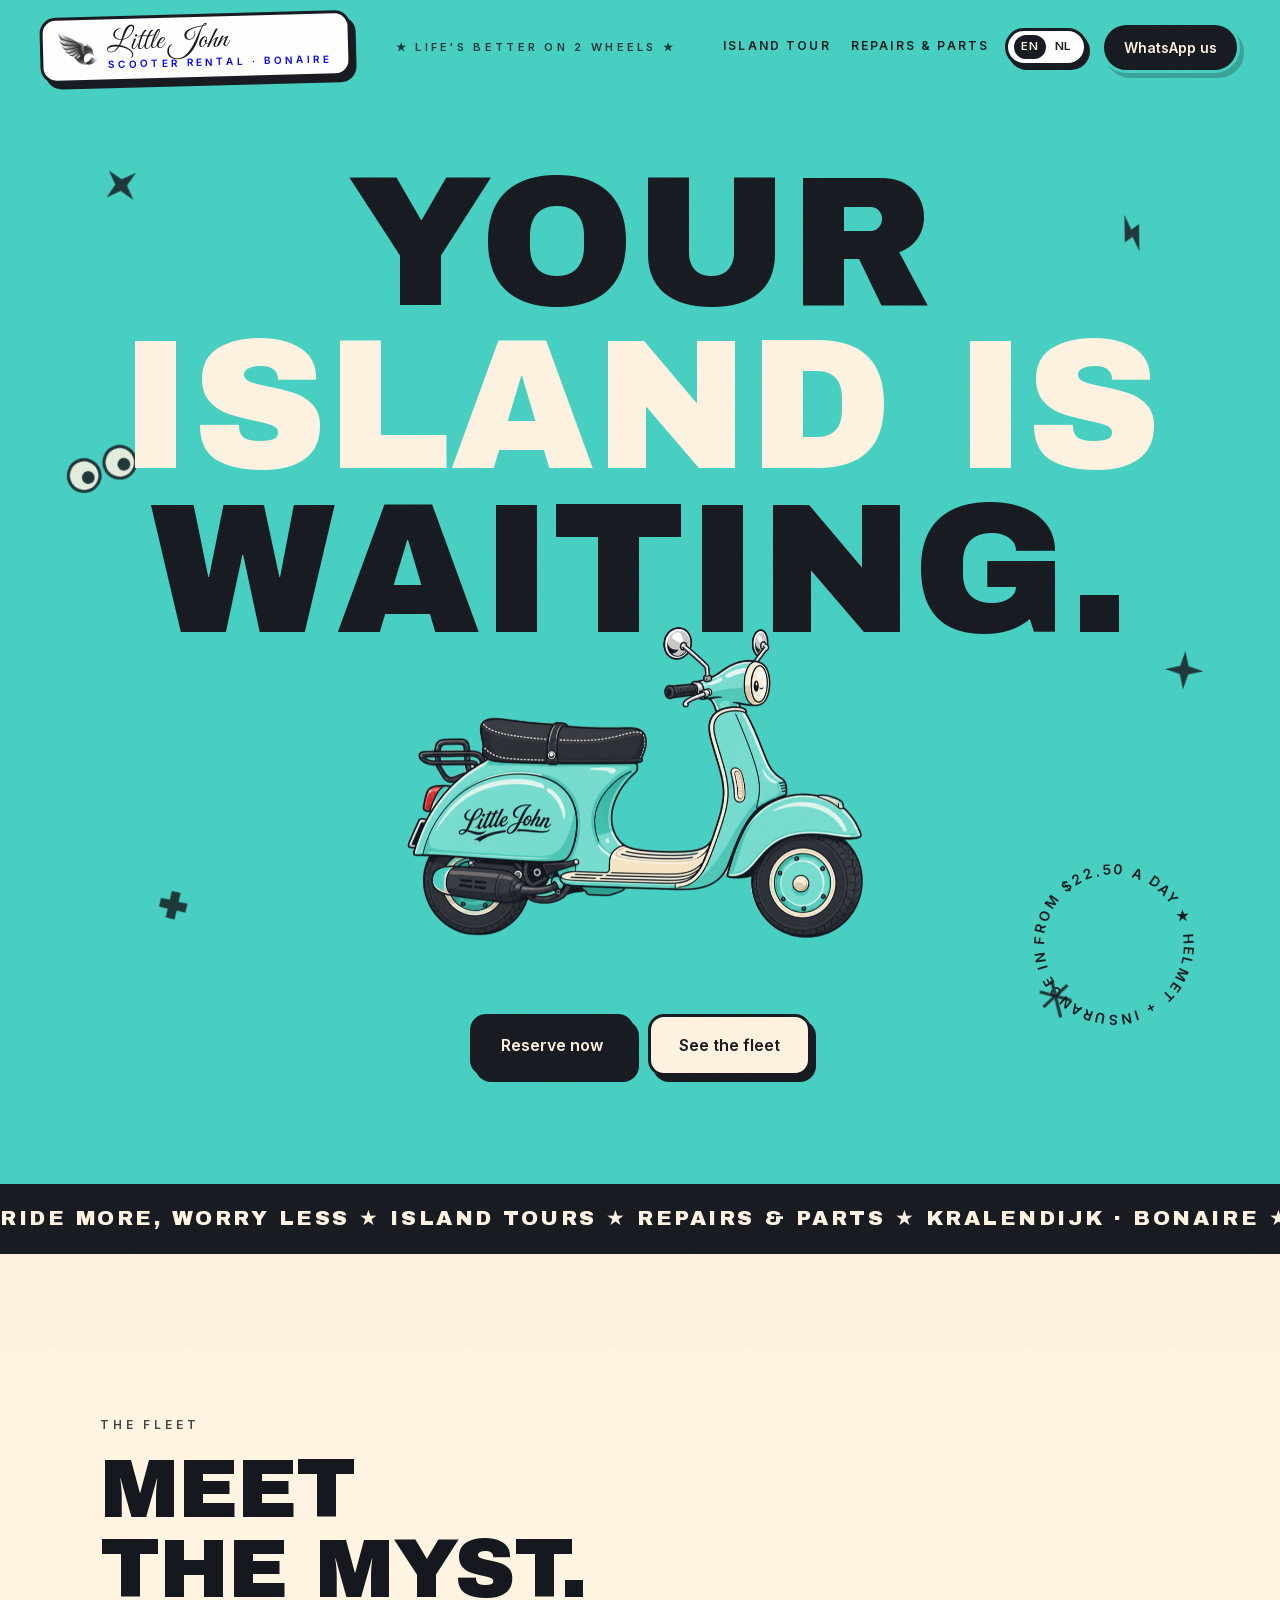
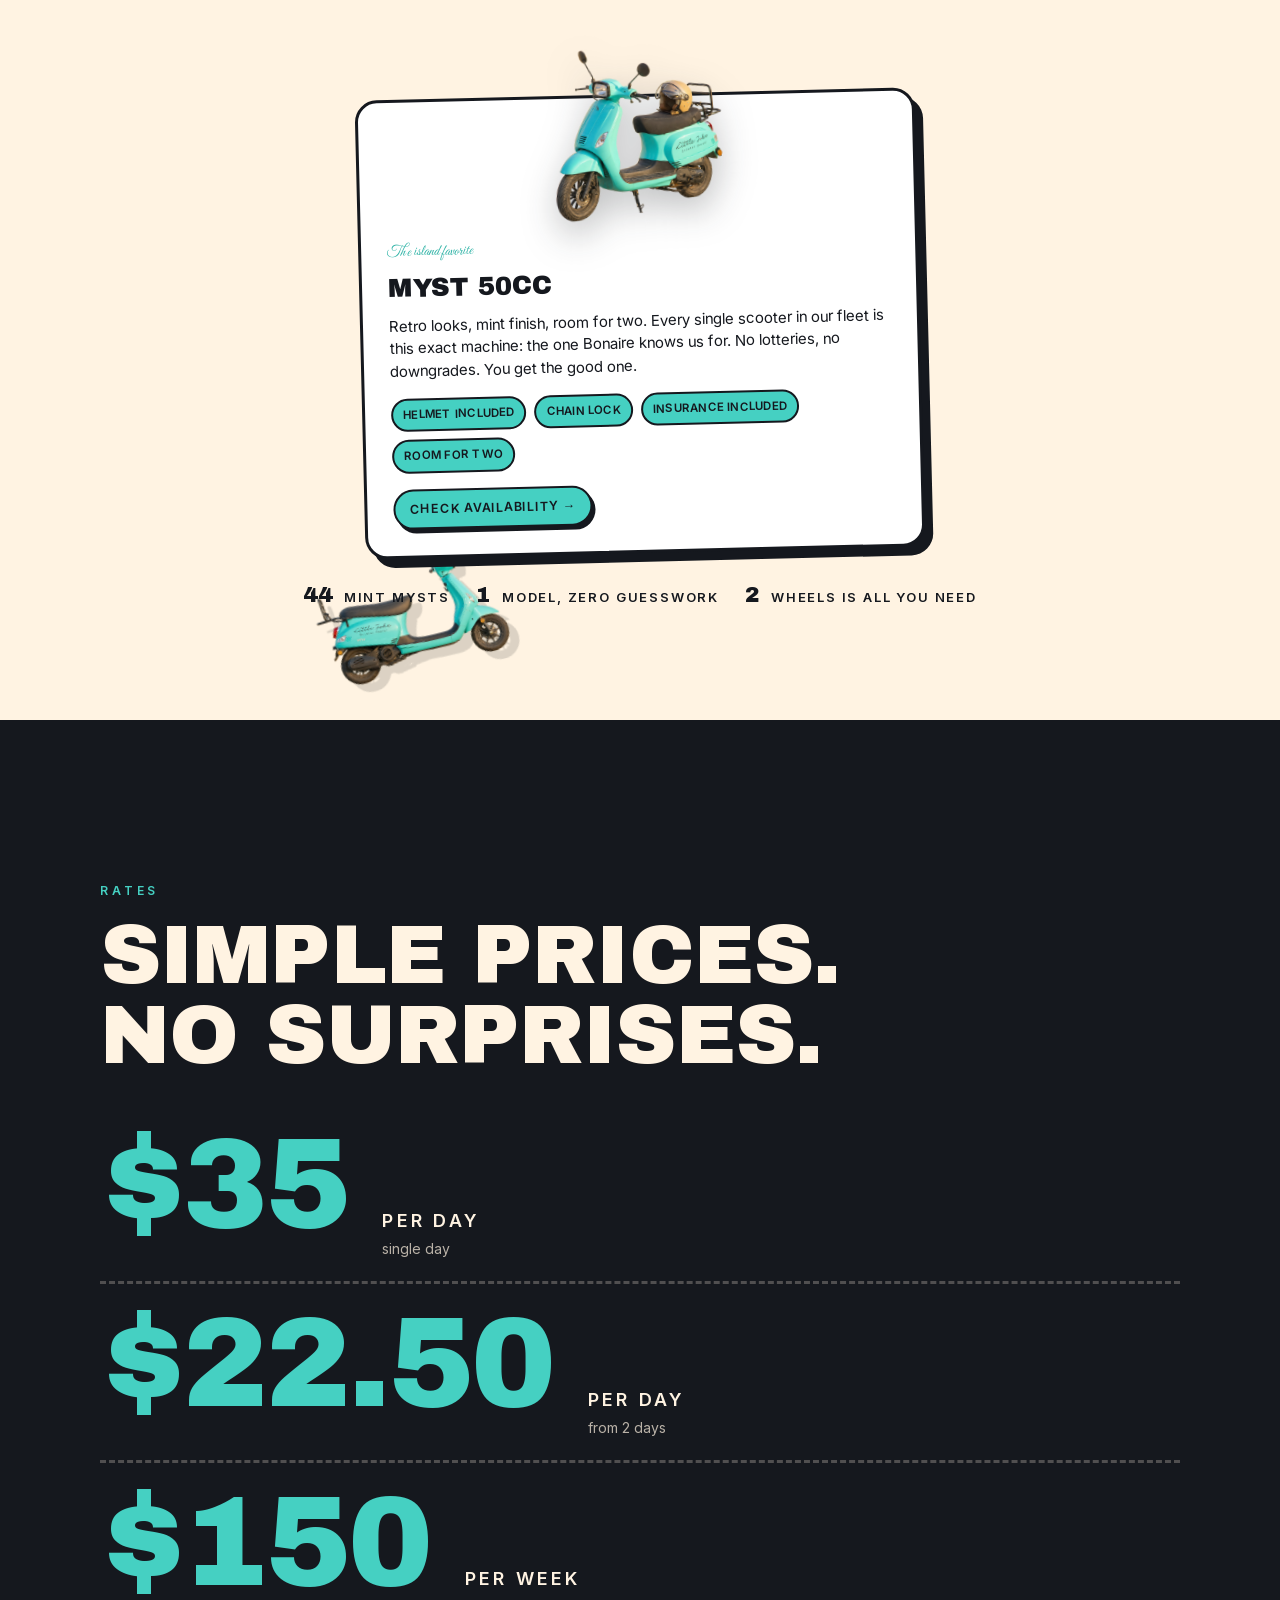
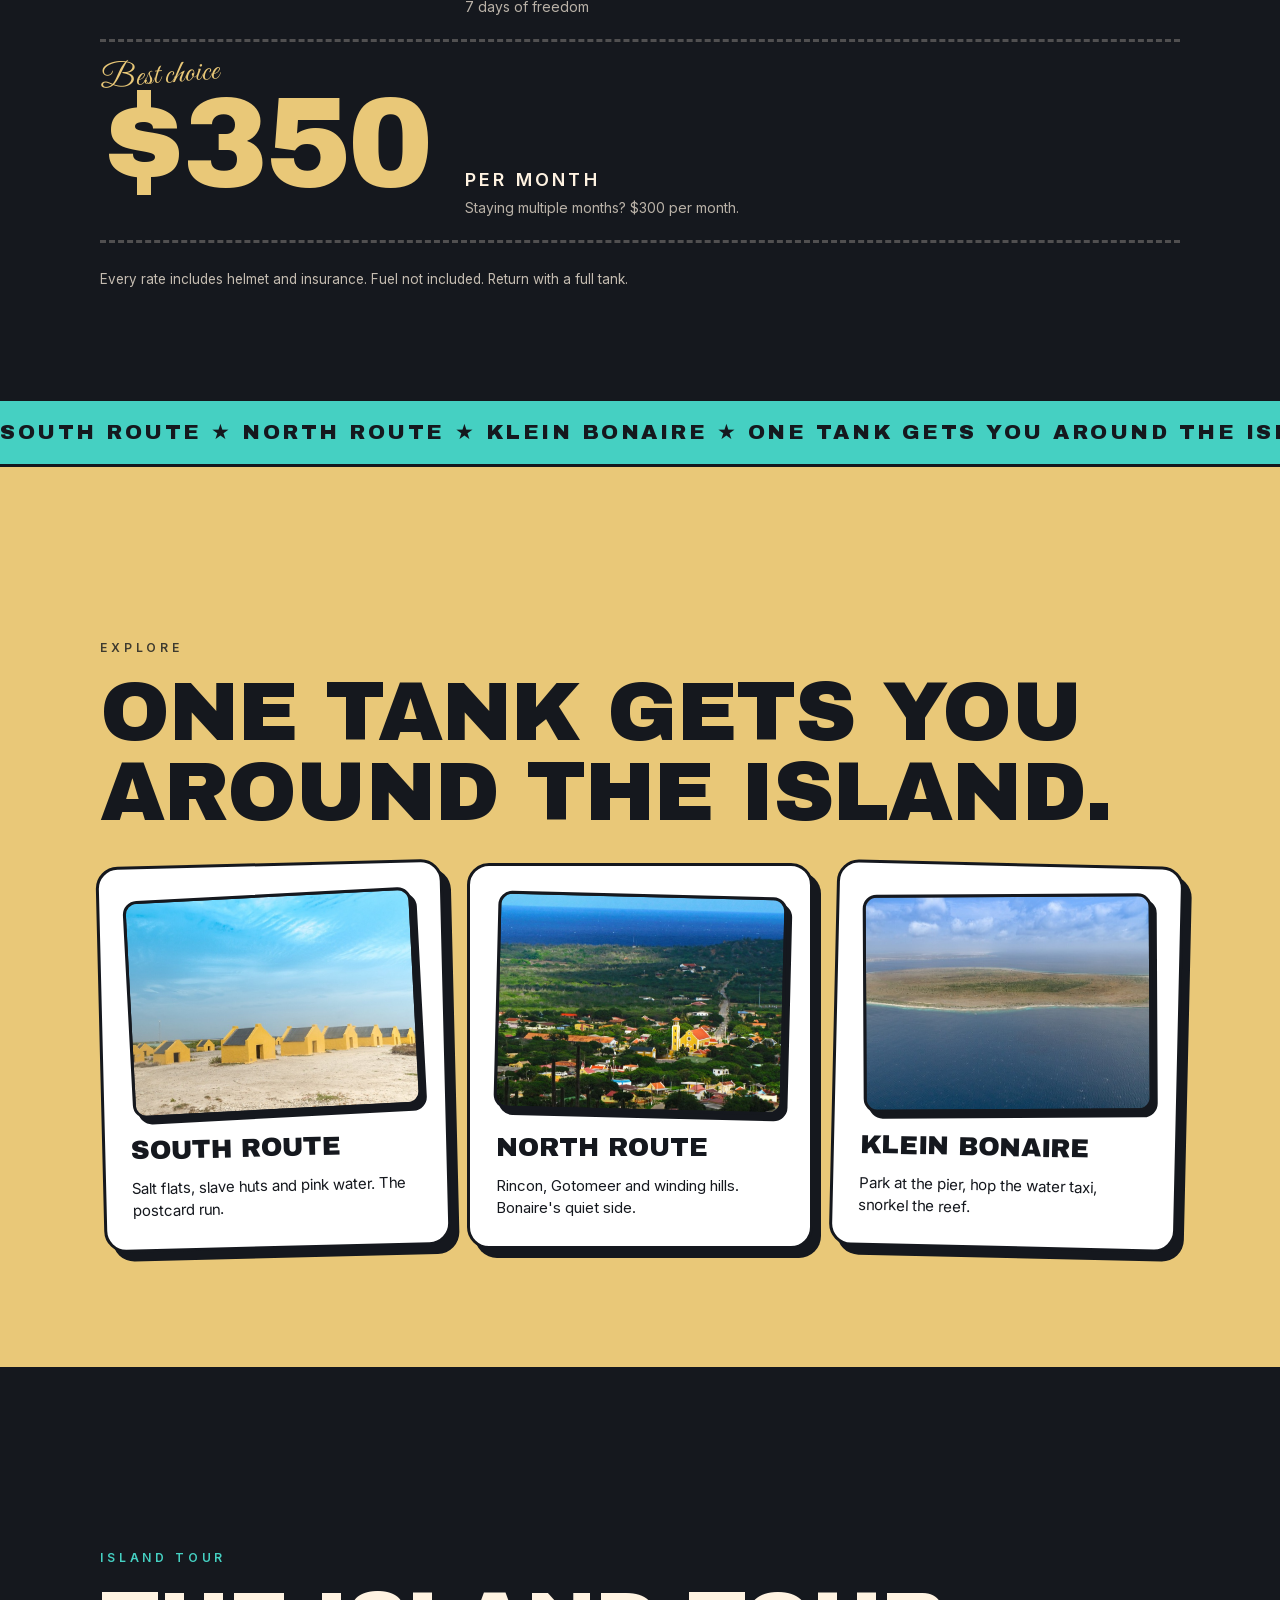
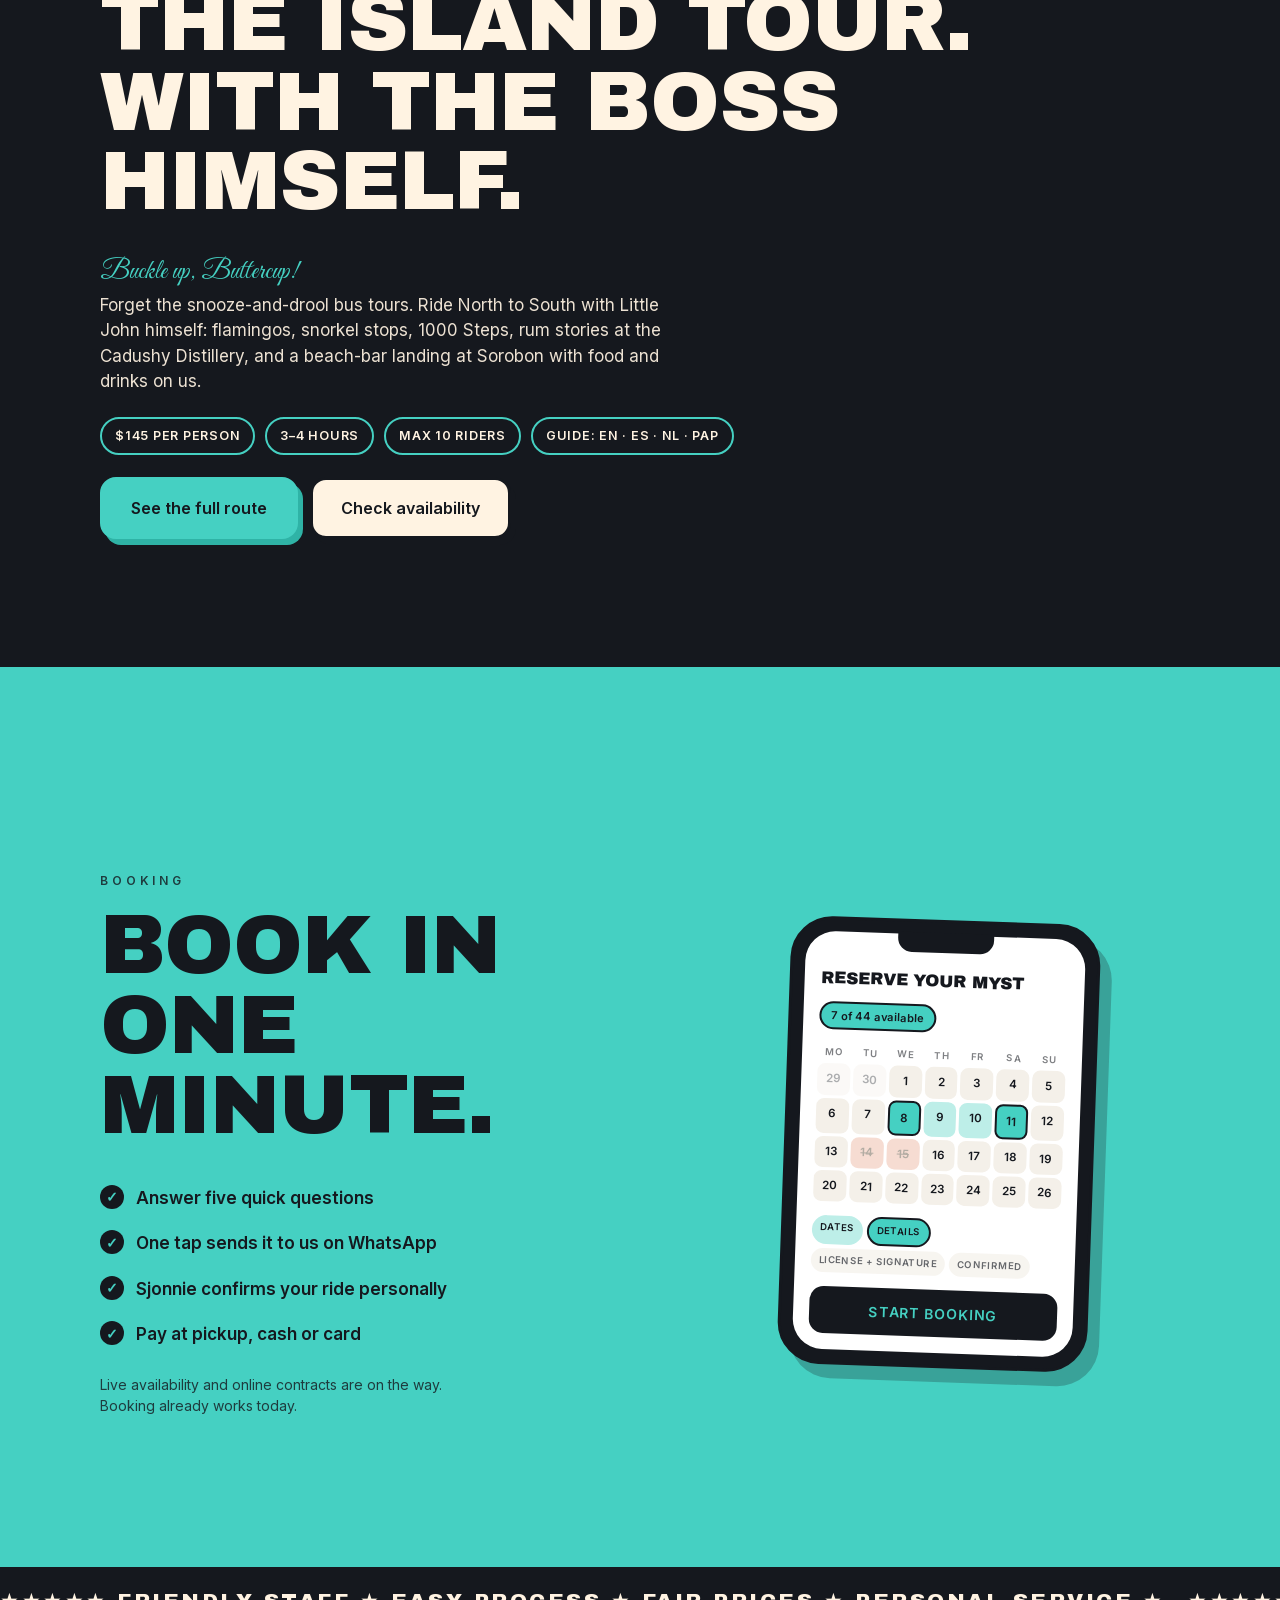
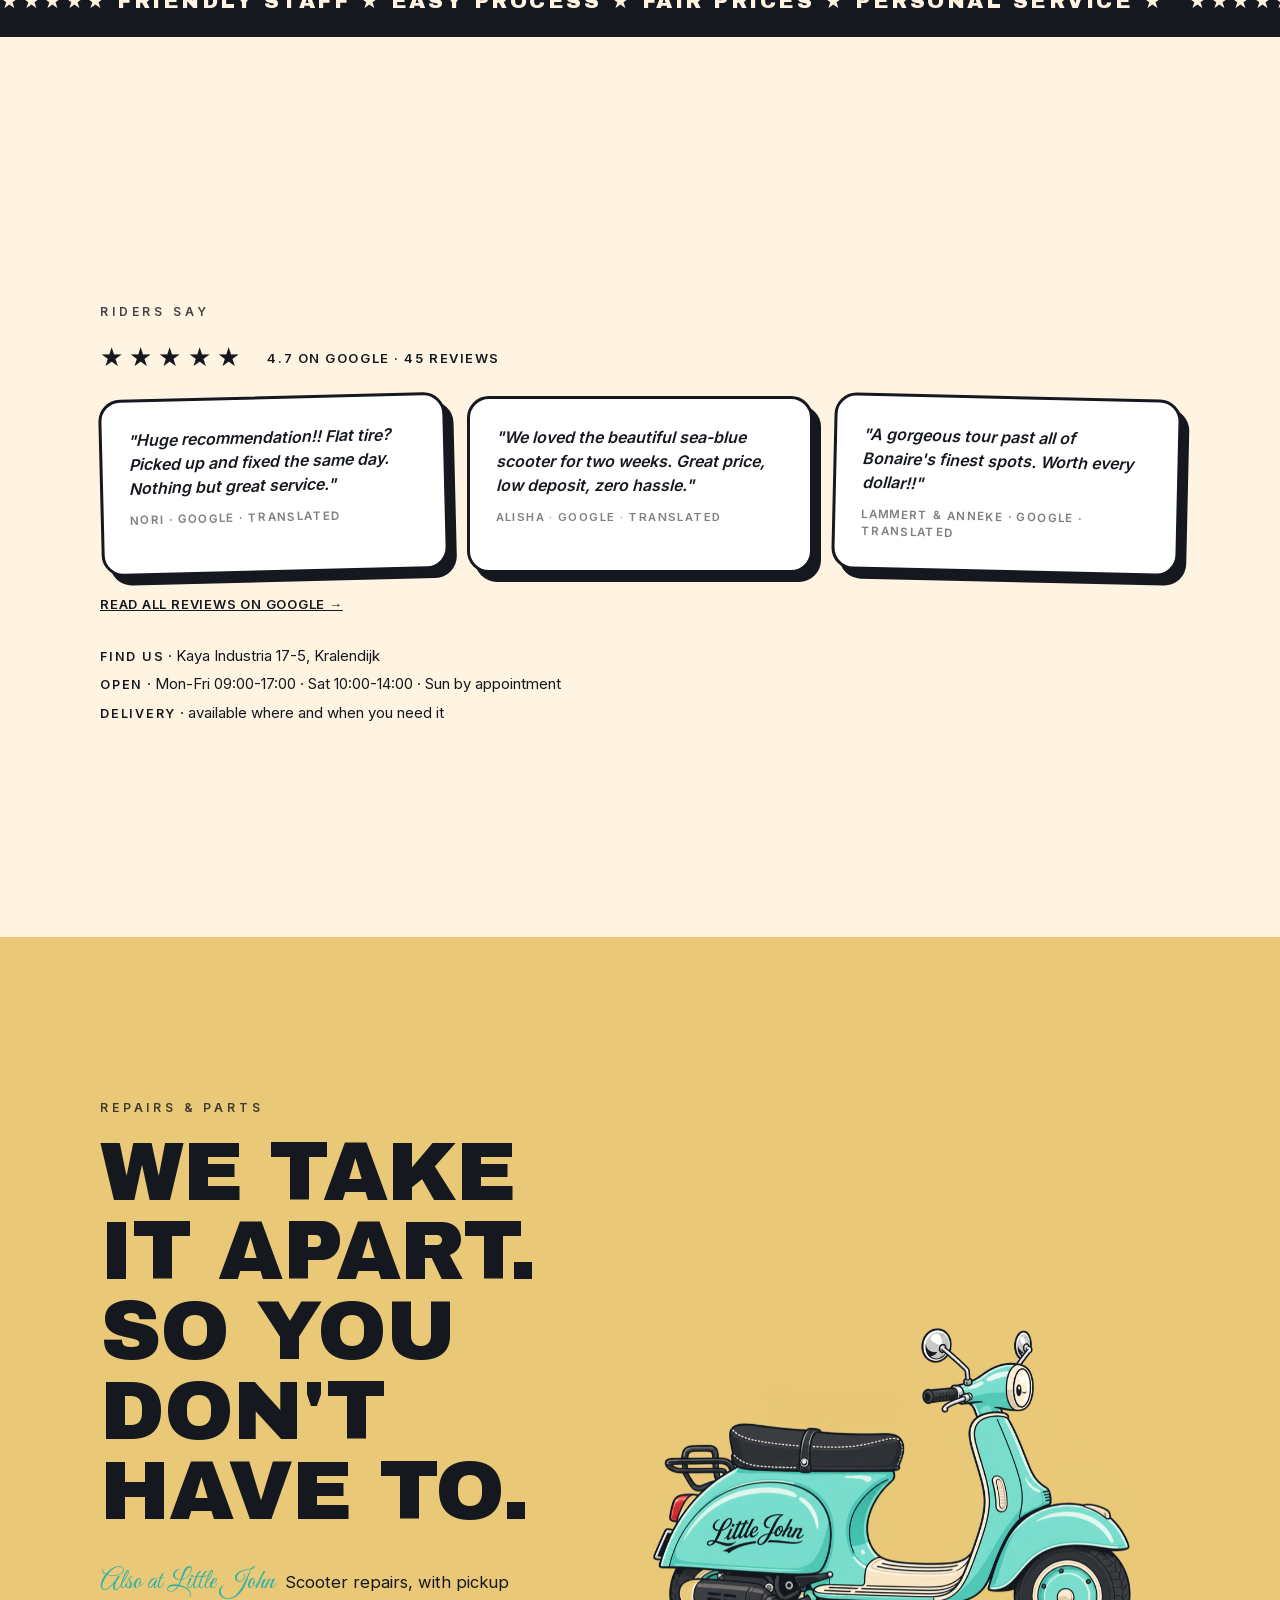
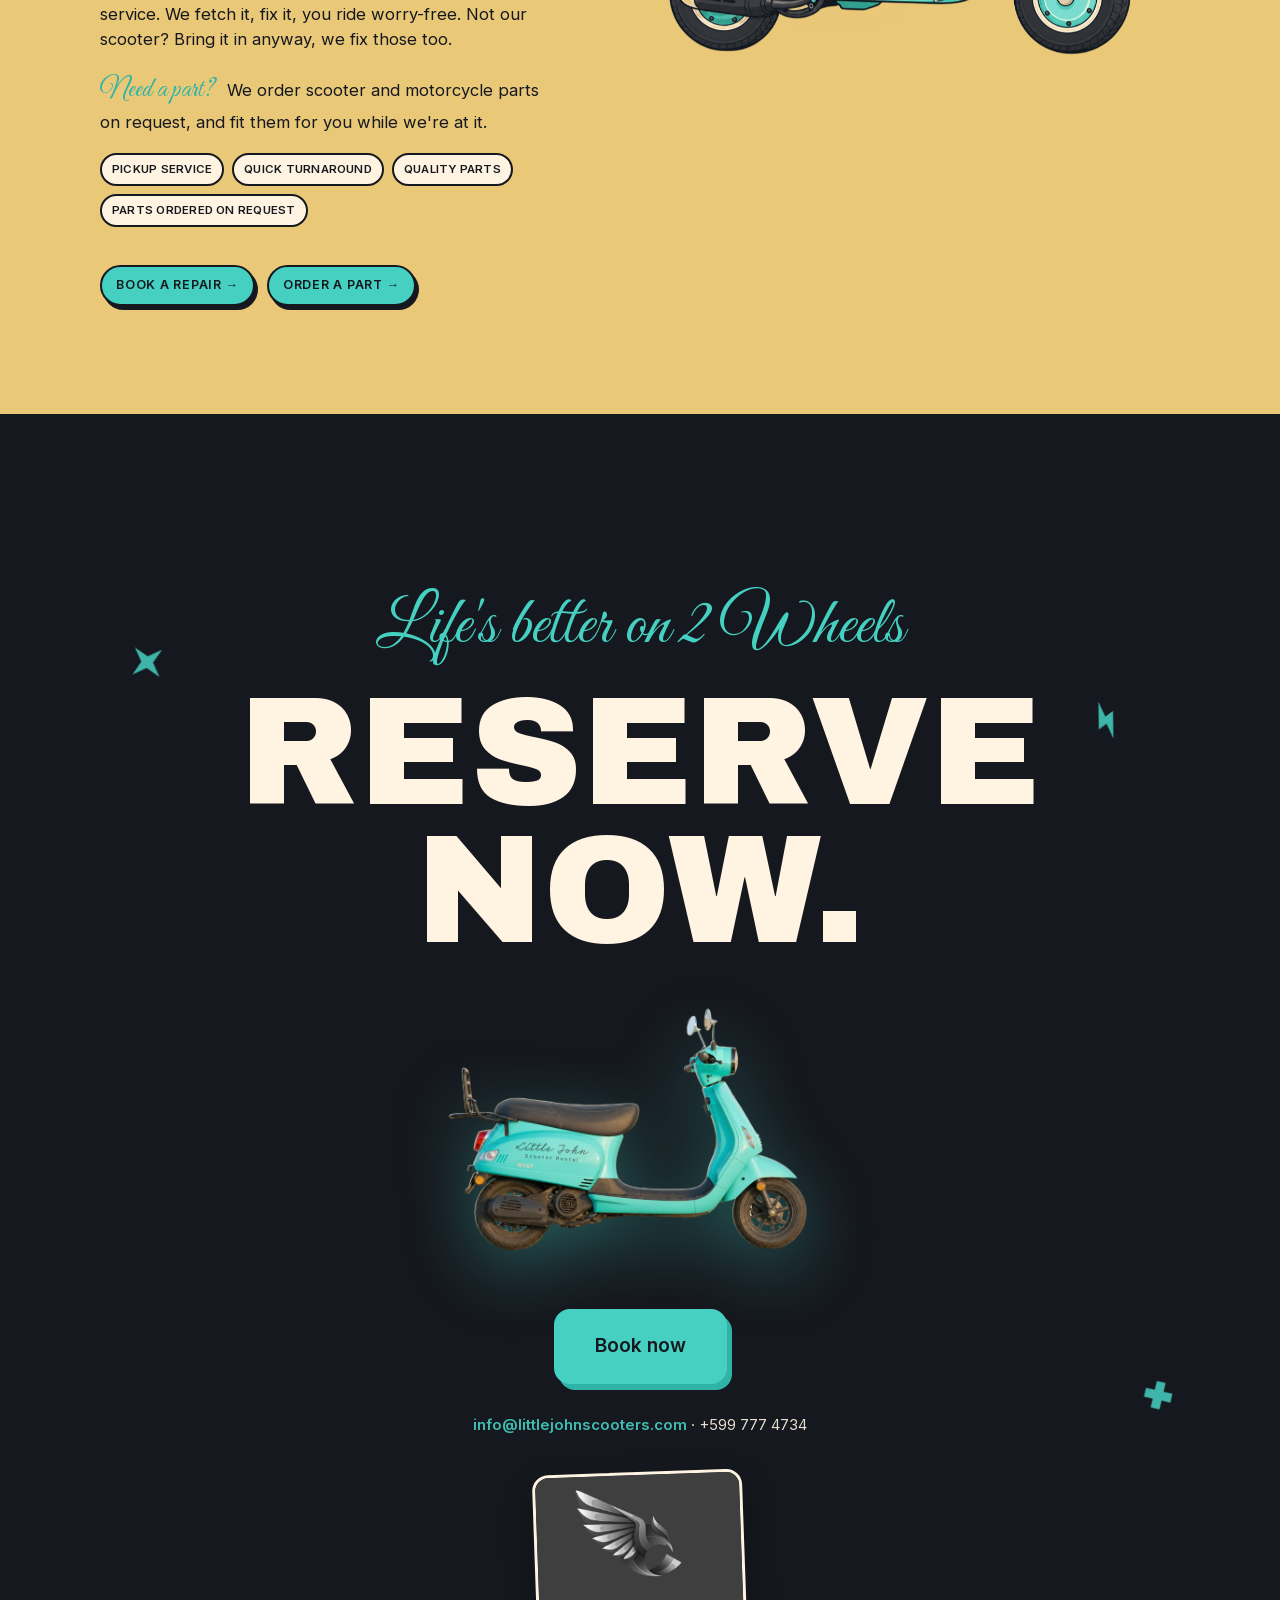
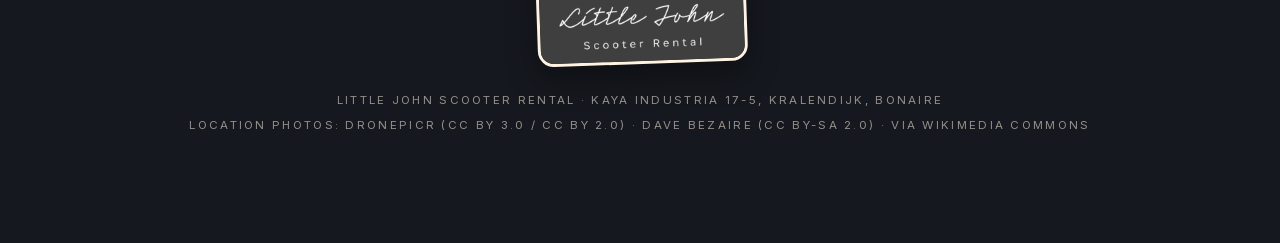
<file: index.html>
<!DOCTYPE html>
<html lang="en">
<head>
<meta charset="UTF-8">
<meta name="viewport" content="width=device-width, initial-scale=1.0">
<title>Little John Scooters · Scooter Rental Bonaire</title>
<meta name="description" content="Scooter rental in Kralendijk, Bonaire. From $22.50 a day, helmet and insurance included. Island tours, repairs and parts. Book online, ride the island your way.">
<meta name="robots" content="noindex, nofollow">
<link rel="canonical" href="https://salty-code-studio.github.io/little-john-scooters/">
<link rel="alternate" hreflang="en" href="https://salty-code-studio.github.io/little-john-scooters/">
<link rel="alternate" hreflang="nl" href="https://salty-code-studio.github.io/little-john-scooters/nl/">
<link rel="alternate" hreflang="x-default" href="https://salty-code-studio.github.io/little-john-scooters/">
<meta property="og:title" content="Little John Scooters · Bonaire">
<meta property="og:description" content="Scooter rental in Kralendijk. From $22.50 a day, helmet and insurance included. Island tours, repairs and parts.">
<meta property="og:type" content="website">
<meta property="og:image" content="https://salty-code-studio.github.io/little-john-scooters/assets/img/og.jpg">
<meta name="twitter:card" content="summary_large_image">
<link rel="icon" href="assets/img/favicon.svg" type="image/svg+xml">
<link rel="preload" href="assets/fonts/archivo-black.woff2" as="font" type="font/woff2" crossorigin>
<link rel="preload" href="assets/fonts/inter-400.woff2" as="font" type="font/woff2" crossorigin>
<link rel="preload" href="assets/img/cartoon-hero.png" as="image">
<link rel="stylesheet" href="css/styles.css?v=3">
<script type="application/ld+json">
{
  "@context": "https://schema.org",
  "@type": "LocalBusiness",
  "name": "Little John Scooter Rental",
  "description": "Scooter rental, island tours, scooter repairs and parts in Kralendijk, Bonaire.",
  "url": "https://salty-code-studio.github.io/little-john-scooters/",
  "telephone": "+5997774734",
  "email": "info@littlejohnscooters.com",
  "address": {
    "@type": "PostalAddress",
    "streetAddress": "Kaya Industria 17-5",
    "addressLocality": "Kralendijk",
    "addressCountry": "BQ"
  },
  "openingHoursSpecification": [
    { "@type": "OpeningHoursSpecification", "dayOfWeek": ["Monday","Tuesday","Wednesday","Thursday","Friday"], "opens": "09:00", "closes": "17:00" },
    { "@type": "OpeningHoursSpecification", "dayOfWeek": "Saturday", "opens": "10:00", "closes": "14:00" }
  ],
  "priceRange": "$",
  "sameAs": [
    "https://www.instagram.com/littlejohnscootersbonaire",
    "https://www.facebook.com/LittleJohnscooters"
  ]
}
</script>
</head>
<body>

<header class="topbar">
  <a class="lockup" href="./" aria-label="Little John Scooters home" style="text-decoration:none">
    <img class="lockup-emblem" src="assets/img/emblem.png" alt="" width="38" height="32">
    <span class="script">Little John</span>
    <span class="caps">Scooter Rental · <em>Bonaire</em></span>
  </a>
  <p class="tagbar">★ Life's better on 2 Wheels ★</p>
  <div class="topnav">
    <nav class="navlinks" aria-label="Main">
      <a href="tours/">Island Tour</a>
      <a href="#repairs">Repairs &amp; Parts</a>
    </nav>
    <div class="lang" aria-label="Language">
      <span aria-current="true">EN</span>
      <a href="nl/" lang="nl" hreflang="nl">NL</a>
    </div>
    <a class="pill" href="https://wa.me/5997774734?text=Hi%21%20I%27d%20like%20to%20reserve%20a%20scooter." target="_blank" rel="noopener">WhatsApp us</a>
  </div>
</header>

<main>

  <section class="stop field-mint" id="hero">
    <div class="doodles" aria-hidden="true">
      <svg class="d d-sparkle" style="top:14%;left:8%" viewBox="0 0 24 24"><path d="M12 0l2.6 9.4L24 12l-9.4 2.6L12 24l-2.6-9.4L0 12l9.4-2.6z"/></svg>
      <svg class="d d-bolt" style="top:18%;right:10%" viewBox="0 0 24 24"><path d="M14 0L4 14h6l-2 10L18 10h-6z"/></svg>
      <svg class="d d-cross" style="bottom:22%;left:12%" viewBox="0 0 24 24"><path d="M4 8l4-4 4 4 4-4 4 4-4 4 4 4-4 4-4-4-4 4-4-4 4-4z"/></svg>
      <svg class="d d-ast" style="bottom:14%;right:16%" viewBox="0 0 24 24"><path d="M11 0h2v8.5l7.4-4.3 1 1.8L14 10l7.4 4-1 1.8L13 11.5V24h-2V11.5l-7.4 4.3-1-1.8L10 10 2.6 6l1-1.8L11 8.5z"/></svg>
      <svg class="d d-eyes" style="top:38%;left:5%" viewBox="0 0 48 24"><circle cx="12" cy="12" r="10"/><circle cx="36" cy="12" r="10"/><circle class="pupil" cx="14" cy="14" r="4"/><circle class="pupil" cx="38" cy="14" r="4"/></svg>
      <svg class="d d-sparkle" style="top:55%;right:6%" viewBox="0 0 24 24"><path d="M12 0l2.6 9.4L24 12l-9.4 2.6L12 24l-2.6-9.4L0 12l9.4-2.6z"/></svg>
    </div>
    <h1 class="giant" aria-label="Your island is waiting">
      <span class="line l1">Your</span>
      <span class="line l2">island is</span>
      <span class="line l3">waiting.</span>
    </h1>
    <div class="hero-stage">
      <img class="hero-scooter cartoon-img" src="assets/img/cartoon-hero.png" alt="Cartoon Little John scooter">
      <div class="hero-puffs" aria-hidden="true"><i></i><i></i><i></i></div>
    </div>
    <div class="spin-badge" aria-hidden="true">
      <svg viewBox="0 0 200 200">
        <defs><path id="circ" d="M100,100 m-78,0 a78,78 0 1,1 156,0 a78,78 0 1,1 -156,0"/></defs>
        <text><textPath href="#circ">FROM $22.50 A DAY ★ HELMET + INSURANCE INCLUDED ★ </textPath></text>
      </svg>
    </div>
    <div class="hero-cta">
      <a class="btn btn-ink js-book" href="book/">Reserve now</a>
      <a class="btn btn-line" href="#fleet">See the fleet</a>
    </div>
  </section>

  <div class="marquee mq-ink" aria-hidden="true"><div class="mq-track"><span>RIDE MORE, WORRY LESS ★ ISLAND TOURS ★ REPAIRS &amp; PARTS ★ KRALENDIJK · BONAIRE ★ BOOK ONLINE ★ </span><span>RIDE MORE, WORRY LESS ★ ISLAND TOURS ★ REPAIRS &amp; PARTS ★ KRALENDIJK · BONAIRE ★ BOOK ONLINE ★ </span></div></div>

  <section class="stop field-cream" id="fleet">
    <div class="burnout-stage" aria-hidden="true">
      <div class="smoke"><i></i><i></i><i></i><i></i><i></i></div>
      <img class="fleet-scooter" src="assets/img/scooter-profile.png" alt="">
    </div>
    <div class="wrap">
      <p class="kicker">The fleet</p>
      <h2 class="huge">Meet<br>the Myst.</h2>
      <div class="cards fleet-cards single">
        <article class="card model-card tilt-l" data-model="Reserve your Myst" data-stock="7 of 44 available">
          <img class="model-cutout" src="assets/img/scooter-3q.png" alt="Mint Myst 50cc scooter">
          <p class="script accent">The island favorite</p>
          <h3>Myst 50cc</h3>
          <p>Retro looks, mint finish, room for two. Every single scooter in our fleet is this exact machine: the one Bonaire knows us for. No lotteries, no downgrades. You get the good one.</p>
          <ul class="badges"><li>Helmet included</li><li>Chain lock</li><li>Insurance included</li><li>Room for two</li></ul>
          <a class="chip-cta js-book" href="book/">Check availability →</a>
        </article>
      </div>
      <div class="fleet-stats" aria-label="Fleet facts">
        <p><strong>44</strong> mint Mysts</p>
        <p><strong>1</strong> model, zero guesswork</p>
        <p><strong>2</strong> wheels is all you need</p>
      </div>
    </div>
  </section>

  <section class="stop field-ink" id="rates">
    <div class="wrap">
      <p class="kicker mint-k">Rates</p>
      <h2 class="huge">Simple prices.<br>No surprises.</h2>
      <ul class="price-stack">
        <li><span class="p-num">$35</span><span class="p-per">per day<em>single day</em></span></li>
        <li><span class="p-num">$22.50</span><span class="p-per">per day<em>from 2 days</em></span></li>
        <li><span class="p-num">$150</span><span class="p-per">per week<em>7 days of freedom</em></span></li>
        <li class="best"><span class="p-flag script">Best choice</span><span class="p-num">$350</span><span class="p-per">per month<em>Staying multiple months? $300 per month.</em></span></li>
      </ul>
      <p class="smallprint">Every rate includes helmet and insurance. Fuel not included. Return with a full tank.</p>
    </div>
  </section>

  <div class="marquee mq-mint" aria-hidden="true"><div class="mq-track"><span>SOUTH ROUTE ★ NORTH ROUTE ★ KLEIN BONAIRE ★ ONE TANK GETS YOU AROUND THE ISLAND ★ </span><span>SOUTH ROUTE ★ NORTH ROUTE ★ KLEIN BONAIRE ★ ONE TANK GETS YOU AROUND THE ISLAND ★ </span></div></div>

  <section class="stop field-gold" id="explore">
    <div class="wrap">
      <p class="kicker">Explore</p>
      <h2 class="huge">One tank gets you<br>around the island.</h2>
      <div class="cards routes">
        <article class="card tilt-l">
          <!-- Photo: "Red Slave Huts Bonaire" by Dronepicr, CC BY 3.0, Wikimedia Commons -->
          <figure class="loc"><img src="assets/img/loc-south.jpg" alt="Red slave huts on the Bonaire south coast"></figure>
          <h3>South Route</h3>
          <p>Salt flats, slave huts and pink water. The postcard run.</p>
        </article>
        <article class="card">
          <!-- Photo: "Rincon, Bonaire" by Dave Bezaire, CC BY-SA 2.0, Wikimedia Commons -->
          <figure class="loc loc-r"><img src="assets/img/loc-north.jpg" alt="Rincon village with its yellow church"></figure>
          <h3>North Route</h3>
          <p>Rincon, Gotomeer and winding hills. Bonaire's quiet side.</p>
        </article>
        <article class="card tilt-r">
          <!-- Photo: "Klein Bonaire" by dronepicr, CC BY 2.0, Wikimedia Commons -->
          <figure class="loc"><img src="assets/img/loc-klein.jpg" alt="Klein Bonaire island and turquoise sea from above"></figure>
          <h3>Klein Bonaire</h3>
          <p>Park at the pier, hop the water taxi, snorkel the reef.</p>
        </article>
      </div>
    </div>
  </section>

  <section class="stop field-ink" id="tour">
    <div class="wrap">
      <p class="kicker mint-k">Island Tour</p>
      <h2 class="huge">The island tour.<br>With the boss himself.</h2>
      <p class="script accent">Buckle up, Buttercup!</p>
      <p class="tour-lead">Forget the snooze-and-drool bus tours. Ride North to South with Little John himself: flamingos, snorkel stops, 1000 Steps, rum stories at the Cadushy Distillery, and a beach-bar landing at Sorobon with food and drinks on us.</p>
      <ul class="tour-facts">
        <li>$145 per person</li>
        <li>3–4 hours</li>
        <li>Max 10 riders</li>
        <li>Guide: EN · ES · NL · PAP</li>
      </ul>
      <div class="cta-row">
        <a class="btn btn-mint" href="tours/">See the full route</a>
        <a class="btn btn-line" href="tours/book/">Check availability</a>
      </div>
    </div>
  </section>

  <section class="stop field-mint" id="booking">
    <div class="wrap booking-wrap">
      <div class="booking-copy">
        <p class="kicker">Booking</p>
        <h2 class="huge">Book in<br>one minute.</h2>
        <ul class="checks">
          <li>Answer five quick questions</li>
          <li>One tap sends it to us on WhatsApp</li>
          <li>Sjonnie confirms your ride personally</li>
          <li>Pay at pickup, cash or card</li>
        </ul>
        <p class="note">Live availability and online contracts are on the way. Booking already works today.</p>
      </div>
      <div class="phone" aria-label="Booking app preview">
        <div class="phone-notch"></div>
        <div class="phone-screen">
          <p class="phone-title" id="phoneModel">Reserve your Myst</p>
          <div class="stock-pill" id="phoneStock">7 of 44 available</div>
          <div class="cal">
            <div class="cal-head"><span>Mo</span><span>Tu</span><span>We</span><span>Th</span><span>Fr</span><span>Sa</span><span>Su</span></div>
            <div class="cal-grid">
              <span class="dim">29</span><span class="dim">30</span><span>1</span><span>2</span><span>3</span><span>4</span><span>5</span>
              <span>6</span><span>7</span><span class="sel start">8</span><span class="sel">9</span><span class="sel">10</span><span class="sel end">11</span><span>12</span>
              <span>13</span><span class="blocked">14</span><span class="blocked">15</span><span>16</span><span>17</span><span>18</span><span>19</span>
              <span>20</span><span>21</span><span>22</span><span>23</span><span>24</span><span>25</span><span>26</span>
            </div>
          </div>
          <div class="steps">
            <span class="done">Dates</span><span class="active">Details</span><span>License + signature</span><span>Confirmed</span>
          </div>
          <a class="phone-btn js-book" href="book/">Start booking</a>
        </div>
      </div>
    </div>
  </section>

  <div class="marquee mq-ink" aria-hidden="true"><div class="mq-track"><span>★★★★★ FRIENDLY STAFF ★ EASY PROCESS ★ FAIR PRICES ★ PERSONAL SERVICE ★ </span><span>★★★★★ FRIENDLY STAFF ★ EASY PROCESS ★ FAIR PRICES ★ PERSONAL SERVICE ★ </span></div></div>

  <section class="stop field-cream" id="trust">
    <div class="wrap">
      <p class="kicker">Riders say</p>
      <div class="stars" aria-label="Rated 4.7 out of 5 on Google">★★★★★ <span class="stars-note">4.7 on Google · 45 reviews</span></div>
      <div class="cards quotes">
        <blockquote class="card tilt-l">"Huge recommendation!! Flat tire? Picked up and fixed the same day. Nothing but great service."<cite>Nori · Google · translated</cite></blockquote>
        <blockquote class="card">"We loved the beautiful sea-blue scooter for two weeks. Great price, low deposit, zero hassle."<cite>Alisha · Google · translated</cite></blockquote>
        <blockquote class="card tilt-r">"A gorgeous tour past all of Bonaire's finest spots. Worth every dollar!!"<cite>Lammert &amp; Anneke · Google · translated</cite></blockquote>
      </div>
      <a class="review-link" href="https://www.google.com/search?q=little+john+scooters+bonaire+reviews" target="_blank" rel="noopener">Read all reviews on Google →</a>
      <div class="facts">
        <p><strong>Find us</strong> · Kaya Industria 17-5, Kralendijk</p>
        <p><strong>Open</strong> · Mon-Fri 09:00-17:00 · Sat 10:00-14:00 · Sun by appointment</p>
        <p><strong>Delivery</strong> · available where and when you need it</p>
      </div>
    </div>
  </section>

  <section class="stop field-gold" id="repairs">
    <div class="wrap repairs-wrap">
      <div class="repairs-copy">
        <p class="kicker">Repairs &amp; Parts</p>
        <h2 class="huge">We take it apart.<br>So you don't have to.</h2>
        <p class="repairs-lead"><span class="script accent">Also at Little John</span>&nbsp; Scooter repairs, with pickup service. We fetch it, fix it, you ride worry-free. Not our scooter? Bring it in anyway, we fix those too.</p>
        <p class="parts-line"><span class="script accent">Need a part?</span> We order scooter and motorcycle parts on request, and fit them for you while we're at it.</p>
        <ul class="badges repairs-badges"><li>Pickup service</li><li>Quick turnaround</li><li>Quality parts</li><li>Parts ordered on request</li></ul>
        <div class="cta-row">
          <a class="chip-cta" href="repairs/">Book a repair →</a>
          <a class="chip-cta" href="repairs/?type=parts">Order a part →</a>
        </div>
      </div>
      <div class="repairs-stage">
        <div class="morph-stage">
          <img class="rp-whole" src="assets/img/cartoon-hero.png" alt="Cartoon scooter assembled">
          <img class="rp-exploded" src="assets/img/cartoon-exploded.png" alt="Cartoon scooter taken apart into its parts">
          <span class="part-label pl-1">Tune-up</span>
          <span class="part-label pl-2">Brakes</span>
          <span class="part-label pl-3">Oil change</span>
          <span class="part-label pl-4">Tires</span>
        </div>
      </div>
    </div>
  </section>

  <section class="stop field-ink" id="finale">
    <div class="doodles" aria-hidden="true">
      <svg class="d d-sparkle" style="top:16%;left:10%" viewBox="0 0 24 24"><path d="M12 0l2.6 9.4L24 12l-9.4 2.6L12 24l-2.6-9.4L0 12l9.4-2.6z"/></svg>
      <svg class="d d-bolt" style="top:20%;right:12%" viewBox="0 0 24 24"><path d="M14 0L4 14h6l-2 10L18 10h-6z"/></svg>
      <svg class="d d-cross" style="bottom:30%;right:8%" viewBox="0 0 24 24"><path d="M4 8l4-4 4 4 4-4 4 4-4 4 4 4-4 4-4-4-4 4-4-4 4-4z"/></svg>
    </div>
    <div class="wrap finale-wrap">
      <p class="script big-script">Life's better on 2 Wheels</p>
      <h2 class="giant-2">Reserve<br>now.</h2>
      <img class="finale-scooter" src="assets/img/scooter-profile.png" alt="">
      <div class="hero-cta">
        <a class="btn btn-mint btn-big js-book" href="book/">Book now</a>
      </div>
      <p class="contact-line"><a href="mailto:info@littlejohnscooters.com">info@littlejohnscooters.com</a> · +599 777 4734</p>
      <footer>
        <img class="brand-sticker" src="assets/img/logo-official.png" alt="Little John Scooter Rental logo" width="210" height="191" loading="lazy">
        <p class="credit">Little John Scooter Rental · Kaya Industria 17-5, Kralendijk, Bonaire</p>
        <p class="credit credit-photos">Location photos: Dronepicr (CC BY 3.0 / CC BY 2.0) · Dave Bezaire (CC BY-SA 2.0) · via Wikimedia Commons</p>
      </footer>
    </div>
  </section>
</main>

<div class="grain" aria-hidden="true"></div>

<script src="js/config.js"></script>
<script src="js/vendor/gsap.min.js"></script>
<script src="js/vendor/ScrollTrigger.min.js"></script>
<script src="js/main.js"></script>
</body>
</html>
</file>
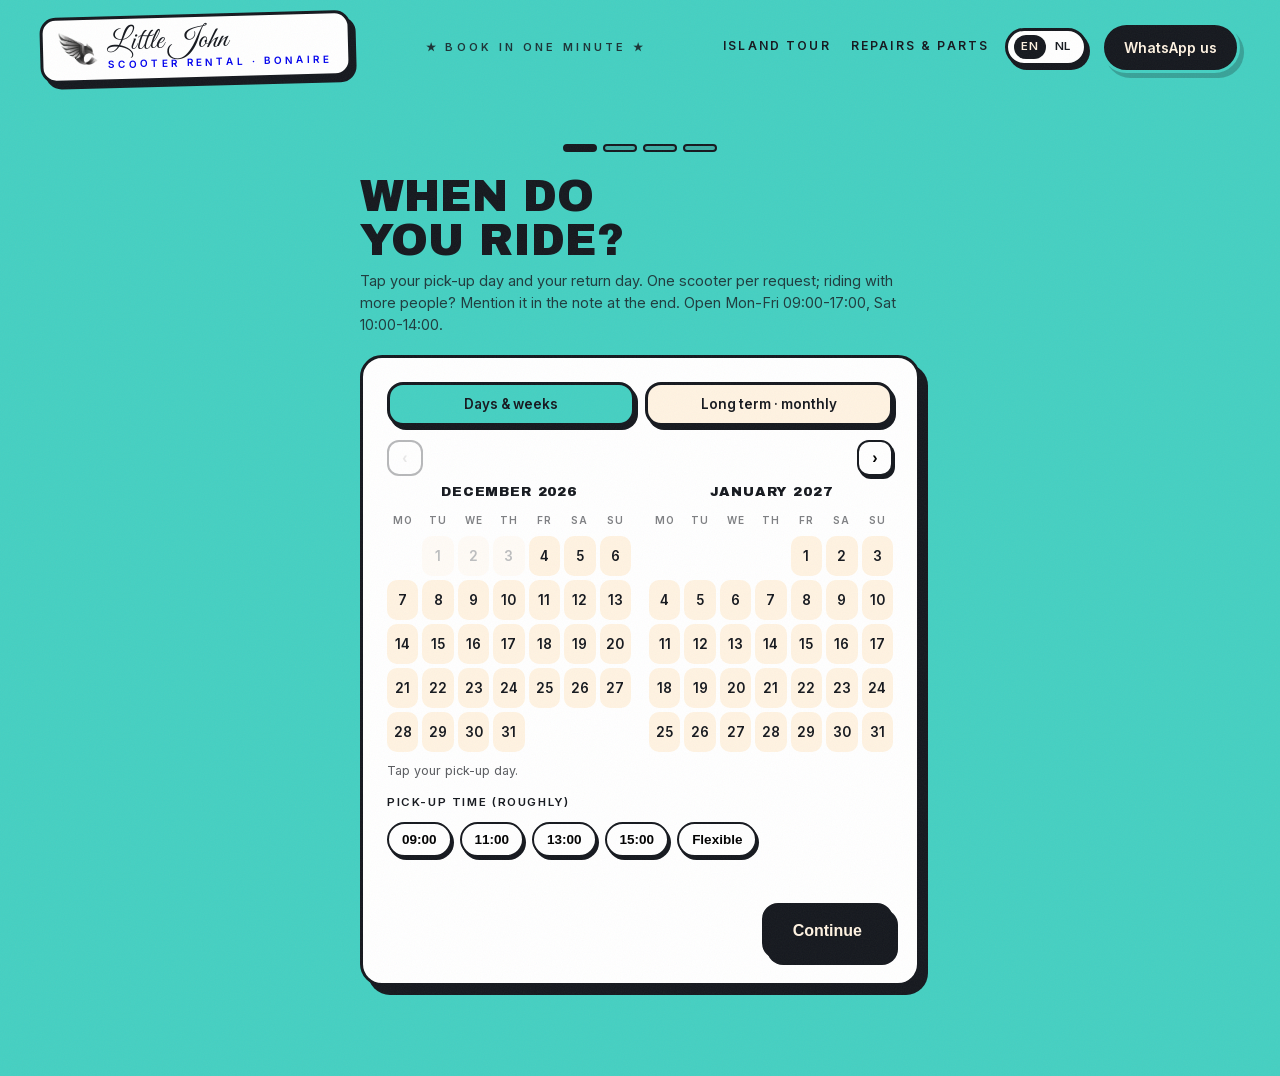
<file: book/index.html>
<!DOCTYPE html>
<html lang="en">
<head>
<meta charset="UTF-8">
<meta name="viewport" content="width=device-width, initial-scale=1.0">
<title>Book your scooter · Little John Scooters · Bonaire</title>
<meta name="description" content="Book a Little John scooter in one minute. Tap your days on the calendar and send your booking straight to us on WhatsApp.">
<meta name="robots" content="noindex, nofollow">
<link rel="canonical" href="https://salty-code-studio.github.io/little-john-scooters/book/">
<link rel="alternate" hreflang="en" href="https://salty-code-studio.github.io/little-john-scooters/book/">
<link rel="alternate" hreflang="nl" href="https://salty-code-studio.github.io/little-john-scooters/nl/book/">
<link rel="alternate" hreflang="x-default" href="https://salty-code-studio.github.io/little-john-scooters/book/">
<meta property="og:title" content="Book your scooter · Little John Scooters · Bonaire">
<meta property="og:description" content="Book a Little John scooter in one minute. Tap your days on the calendar and send your booking straight to us on WhatsApp.">
<meta property="og:type" content="website">
<meta property="og:image" content="https://salty-code-studio.github.io/little-john-scooters/assets/img/og.jpg">
<meta name="twitter:card" content="summary_large_image">
<link rel="icon" href="../assets/img/favicon.svg" type="image/svg+xml">
<link rel="preload" href="../assets/fonts/archivo-black.woff2" as="font" type="font/woff2" crossorigin>
<link rel="preload" href="../assets/fonts/inter-400.woff2" as="font" type="font/woff2" crossorigin>
<link rel="stylesheet" href="../css/styles.css?v=3">
</head><body data-quiz="rental">

<header class="topbar">
  <a class="lockup" href="../" aria-label="Little John Scooters home" style="text-decoration:none">
    <img class="lockup-emblem" src="../assets/img/emblem.png" alt="" width="38" height="32">
    <span class="script">Little John</span>
    <span class="caps">Scooter Rental · <em>Bonaire</em></span>
  </a>
  <p class="tagbar">★ Book in one minute ★</p>
  <div class="topnav">
    <nav class="navlinks" aria-label="Main"><a href="../tours/">Island Tour</a><a href="../repairs/">Repairs &amp; Parts</a></nav>
    <div class="lang" aria-label="Language"><span aria-current="true">EN</span><a href="../nl/book/" lang="nl" hreflang="nl">NL</a></div>
    <a class="pill" href="https://wa.me/5997774734?text=Hi%21%20I%27d%20like%20to%20reserve%20a%20scooter." target="_blank" rel="noopener">WhatsApp us</a>
  </div>
</header>

<main>
  <section class="stop field-mint quiz-stop">
    <div class="quiz">
      <div class="quiz-progress" aria-hidden="true"><i class="on"></i><i></i><i></i><i></i></div>
<section class="q-step active" data-validate="dates" aria-label="Dates">
  <h1 class="q-title">When do<br>you ride?</h1>
  <p class="q-sub">Tap your pick-up day and your return day. One scooter per request; riding with more people? Mention it in the note at the end. Open Mon-Fri 09:00-17:00, Sat 10:00-14:00.</p>
  <div class="q-card">
<div class="q-opts row q-modes"><button type="button" class="q-opt sel" data-mode="range">Days &amp; weeks</button><button type="button" class="q-opt" data-mode="longterm">Long term · monthly</button></div>
<div class="cal2" id="qCal" aria-label="Pick your dates"></div>
<div class="q-field" id="qMonthsField" hidden><span>How many months? (your return day fills in)</span><div class="q-chips"><button type="button" class="q-chip" data-months="1">1</button><button type="button" class="q-chip" data-months="2">2</button><button type="button" class="q-chip" data-months="3">3</button><button type="button" class="q-chip" data-months="4">4</button><button type="button" class="q-chip" data-months="5">5</button><button type="button" class="q-chip" data-months="6">6</button></div></div>
<div class="q-field"><span>Pick-up time (roughly)</span><div class="q-chips"><button type="button" class="q-chip" data-time="09:00">09:00</button><button type="button" class="q-chip" data-time="11:00">11:00</button><button type="button" class="q-chip" data-time="13:00">13:00</button><button type="button" class="q-chip" data-time="15:00">15:00</button><button type="button" class="q-chip" data-time="flexible">Flexible</button></div></div>
<div class="q-est" id="qEst" hidden></div>
<p class="q-error" role="alert"></p>
<div class="q-nav"><span></span><button type="button" class="btn btn-ink" data-next>Continue</button></div>
  </div>
</section>
<section class="q-step" data-validate="where" aria-label="Pickup or delivery">
  <h1 class="q-title">Pickup or<br>delivery?</h1>
  <p class="q-sub">We can bring the scooter to your hotel or apartment.</p>
  <div class="q-card">
<div class="q-opts"><button type="button" class="q-opt sel" data-where="shop">At the shop · Kaya Industria 17-5</button><button type="button" class="q-opt" data-where="delivery">Bring it to me</button></div>
<label class="q-field" id="qPlaceField" hidden><span>Where?</span><input class="q-input" type="text" id="qPlace" placeholder="Hotel, apartment or address"></label>
<p class="q-error" role="alert"></p>
<div class="q-nav"><button type="button" class="btn btn-line" data-back>Back</button><button type="button" class="btn btn-ink" data-next>Continue</button></div>
  </div>
</section>
<section class="q-step" data-validate="name" aria-label="Your name">
  <h1 class="q-title">Who's<br>riding?</h1>
  <p class="q-sub">A name is all we need. You send the message yourself, so we get your WhatsApp automatically.</p>
  <div class="q-card">
<label class="q-field"><span>Your name</span><input class="q-input" type="text" id="qName" placeholder="Your name"></label>
<label class="q-field"><span>Anything to add? (optional)</span><input class="q-input" type="text" id="qNote" placeholder="Second helmet, extra scooter, late arrival…"></label>
<p class="q-error" role="alert"></p>
<div class="q-nav"><button type="button" class="btn btn-line" data-back>Back</button><button type="button" class="btn btn-ink" data-next>Continue</button></div>
  </div>
</section>
<section class="q-step" aria-label="Send your request">
  <h1 class="q-title">Send it.<br>Ride it.</h1>
  <p class="q-sub">One tap opens WhatsApp with your request ready to go. Sjonnie confirms it personally. You pay at pickup: cash or card.</p>
  <div class="q-card">
    <ul class="q-recap"><li><b>Scooter</b><span>Myst 50cc</span></li><li><b>From</b><span id="rFrom"></span></li><li><b>Until</b><span id="rUntil"></span></li><li><b>Price est.</b><span id="rEst"></span></li><li><b>Where</b><span id="rWhere"></span></li><li><b>Name</b><span id="rName"></span></li></ul>
    <a class="btn btn-mint btn-big q-wa" id="qSend" href="#" target="_blank" rel="noopener">Send via WhatsApp</a>
    <p class="q-alt">Rather talk? Call or app us at <a href="https://wa.me/5997774734" target="_blank" rel="noopener">+599 777 4734</a></p>
    <div class="q-nav"><button type="button" class="btn btn-line" data-back>Back</button><span></span></div>
  </div>
</section>
    </div>
  </section>
</main>

<div class="grain" aria-hidden="true"></div>

<script src="../js/config.js"></script>
<script src="../js/quiz.js"></script>
</body>
</html>
</file>
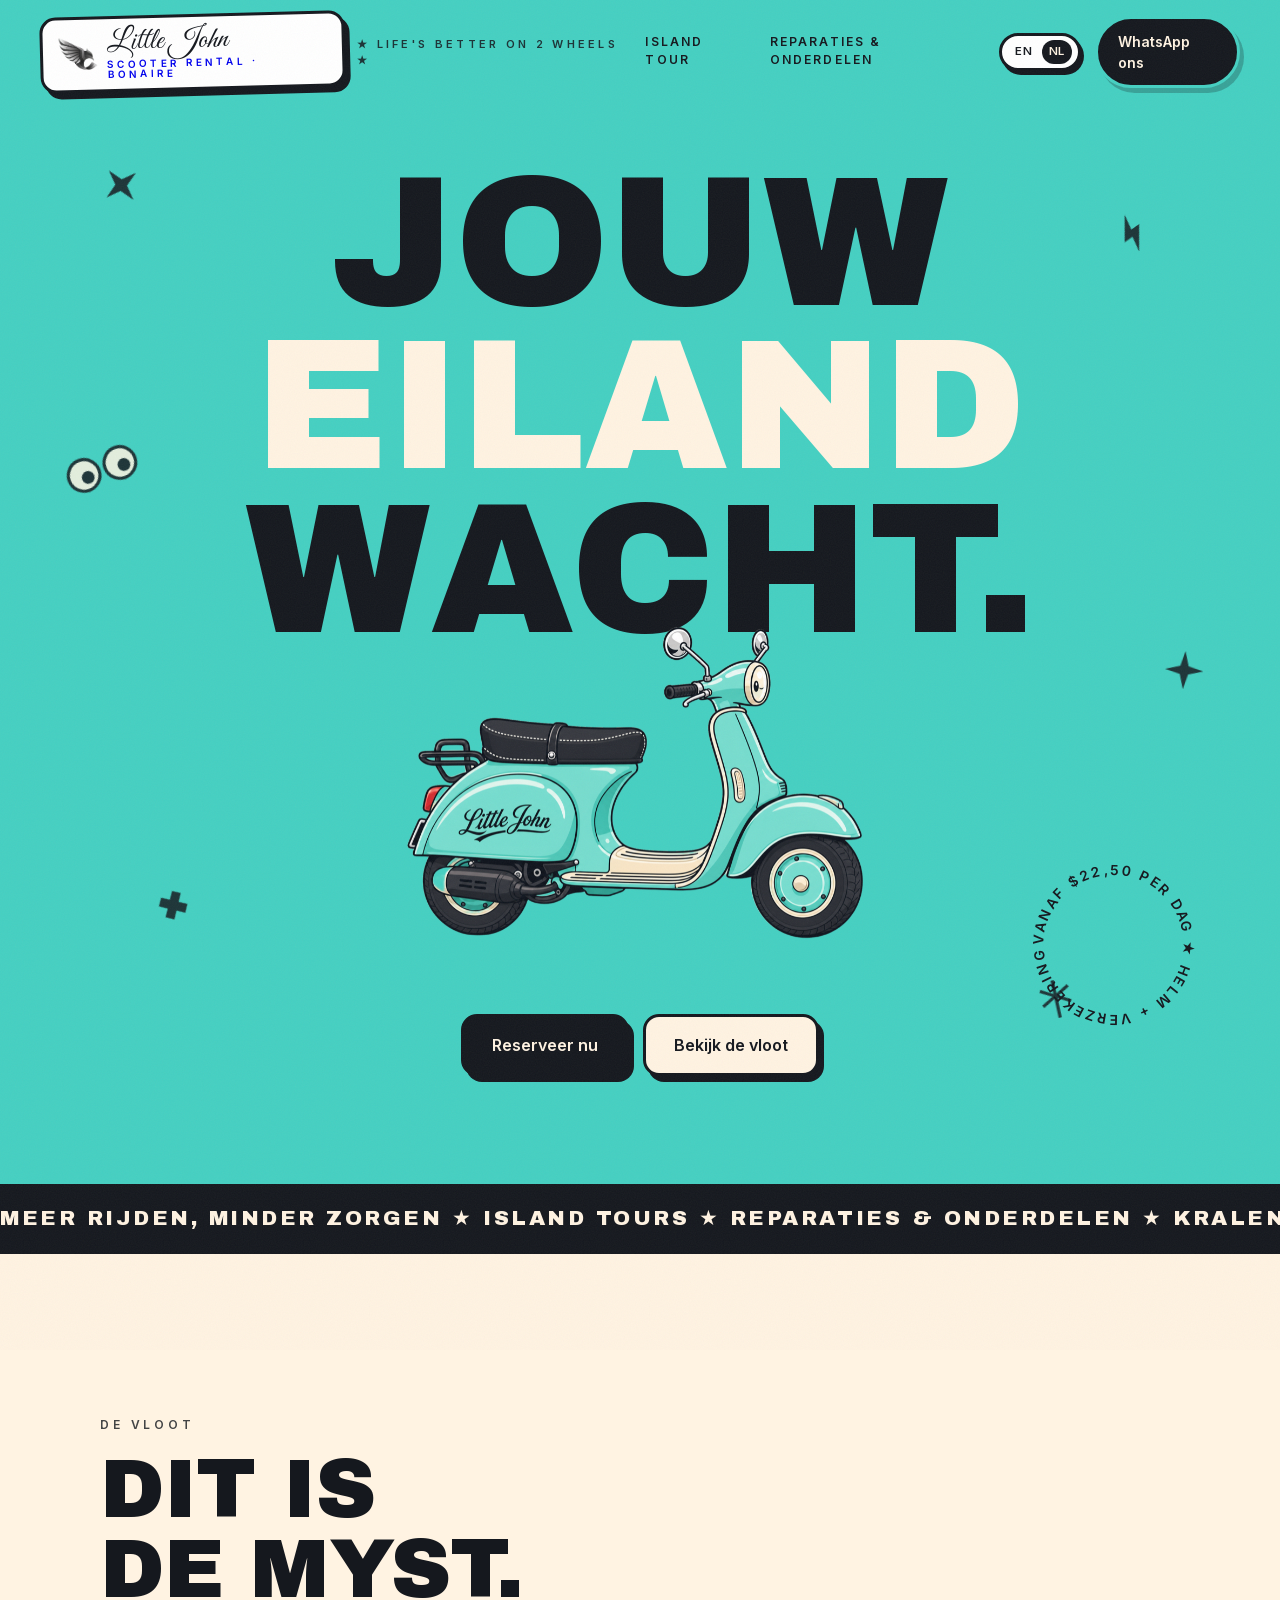
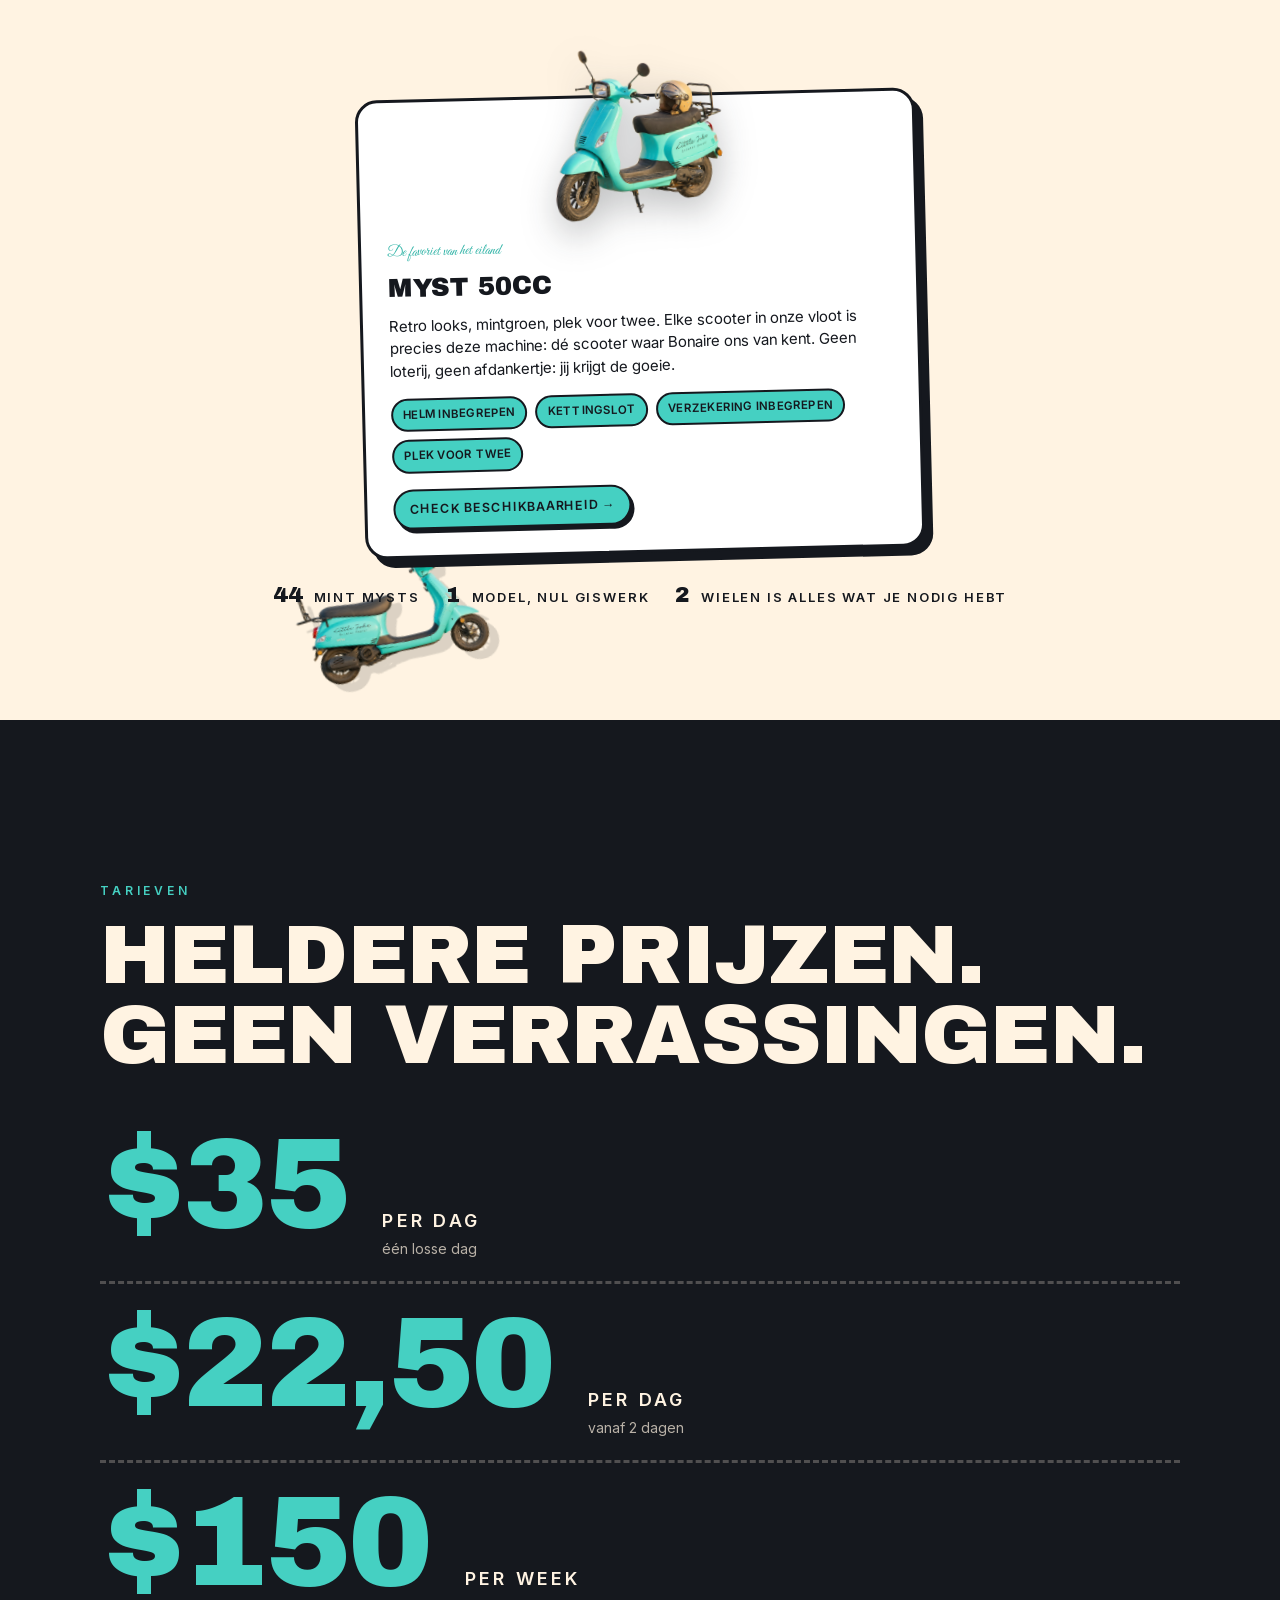
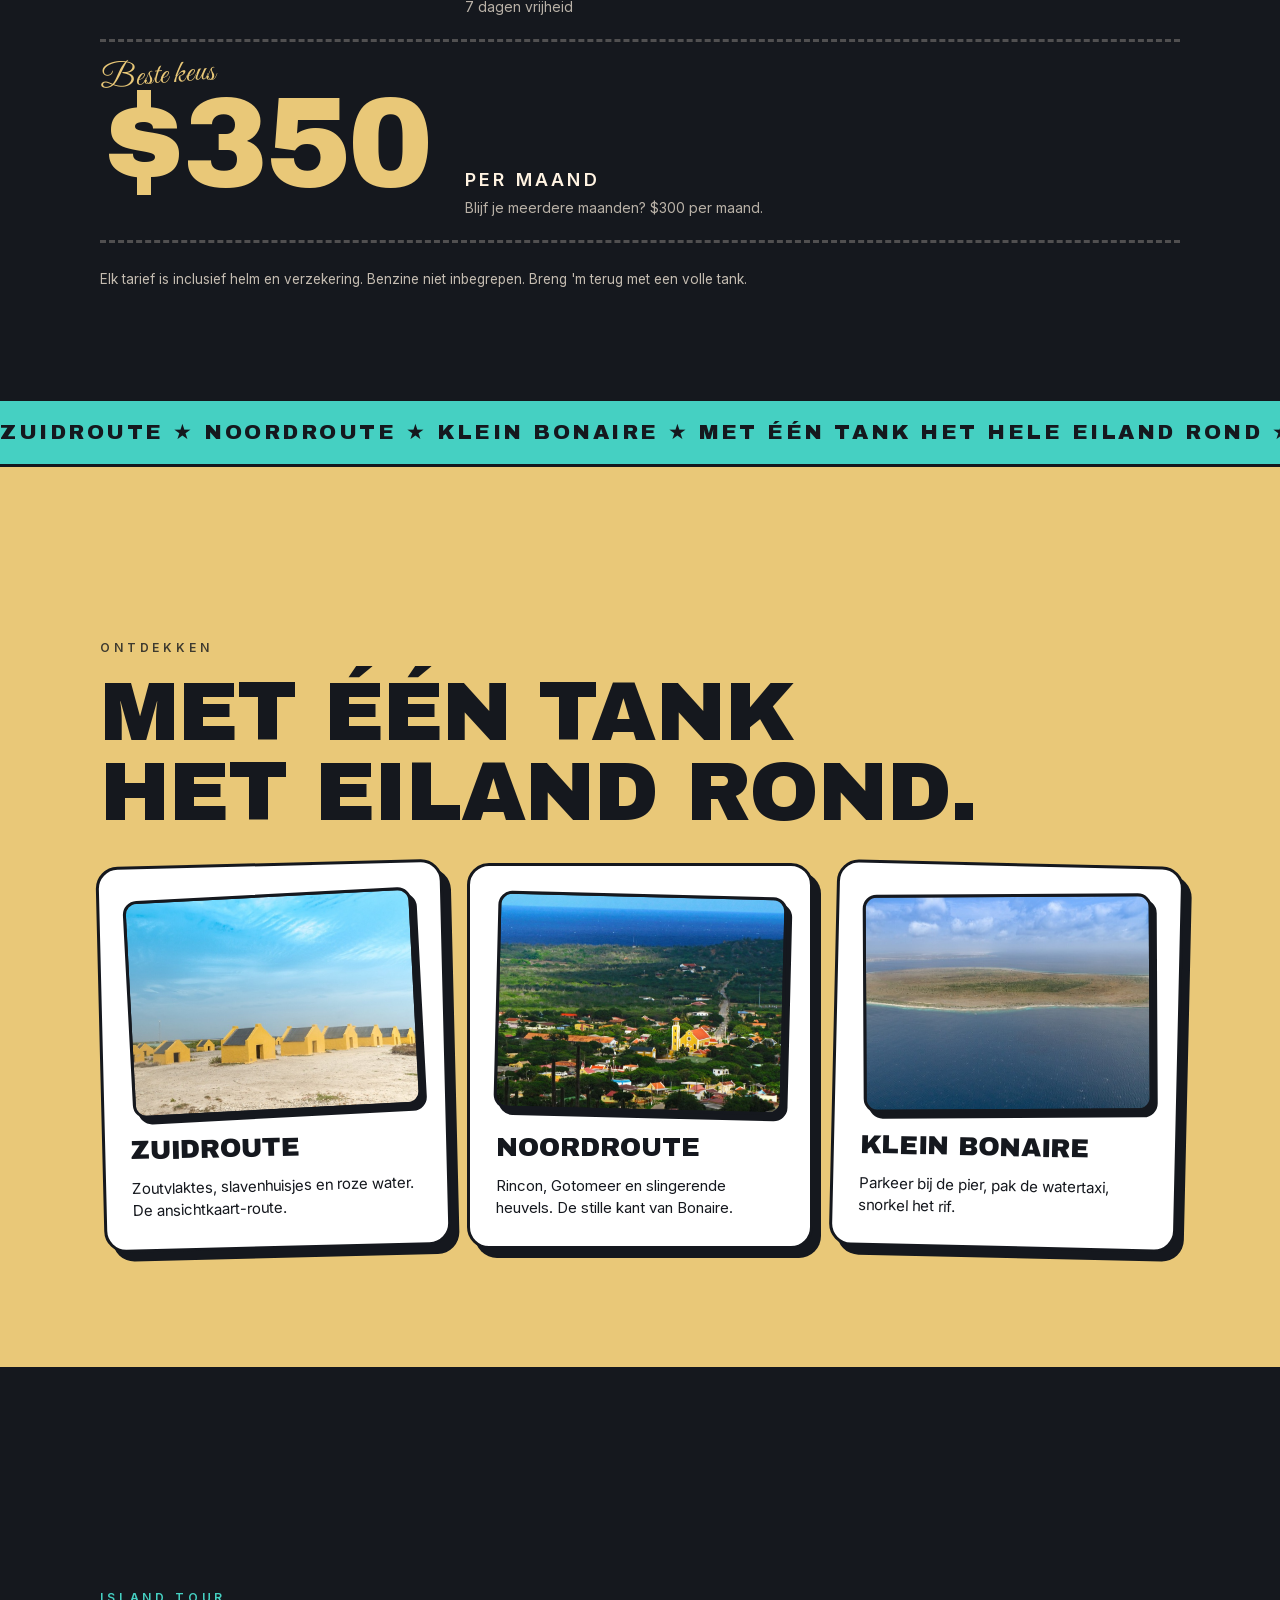
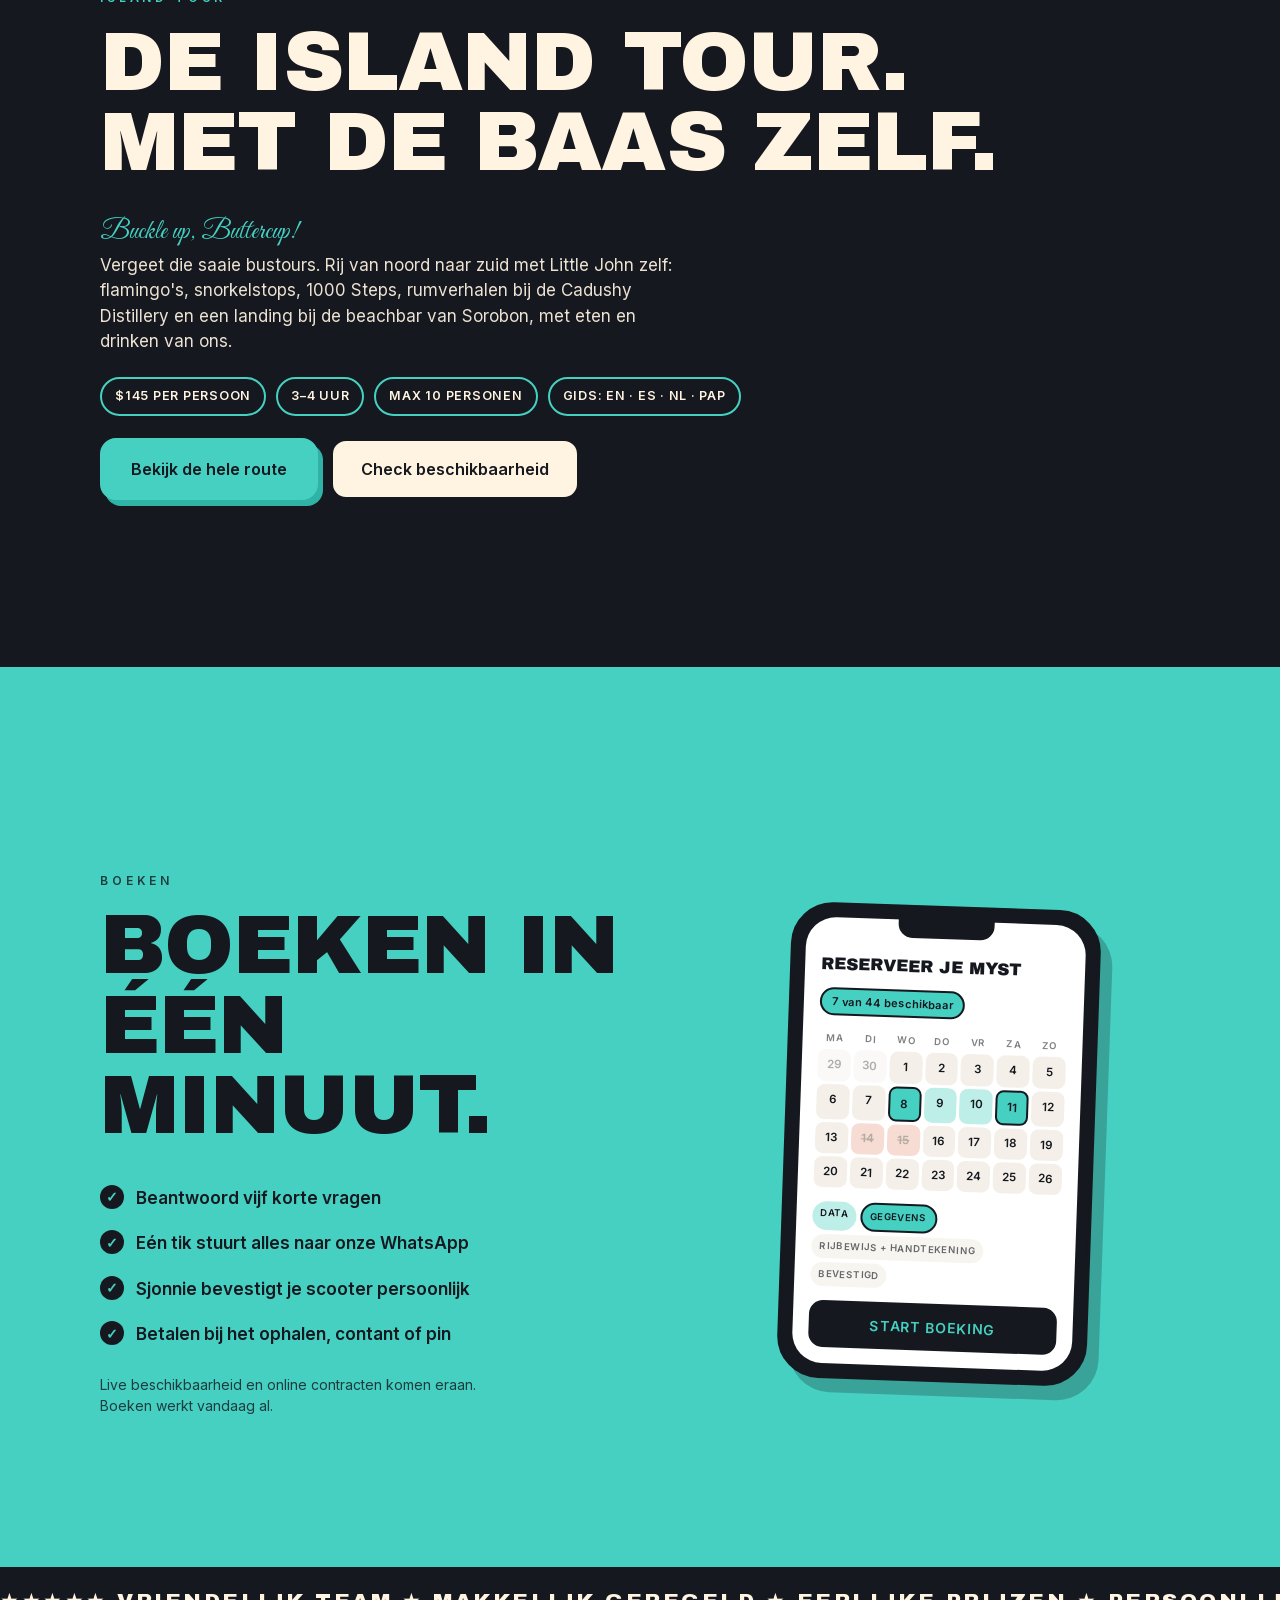
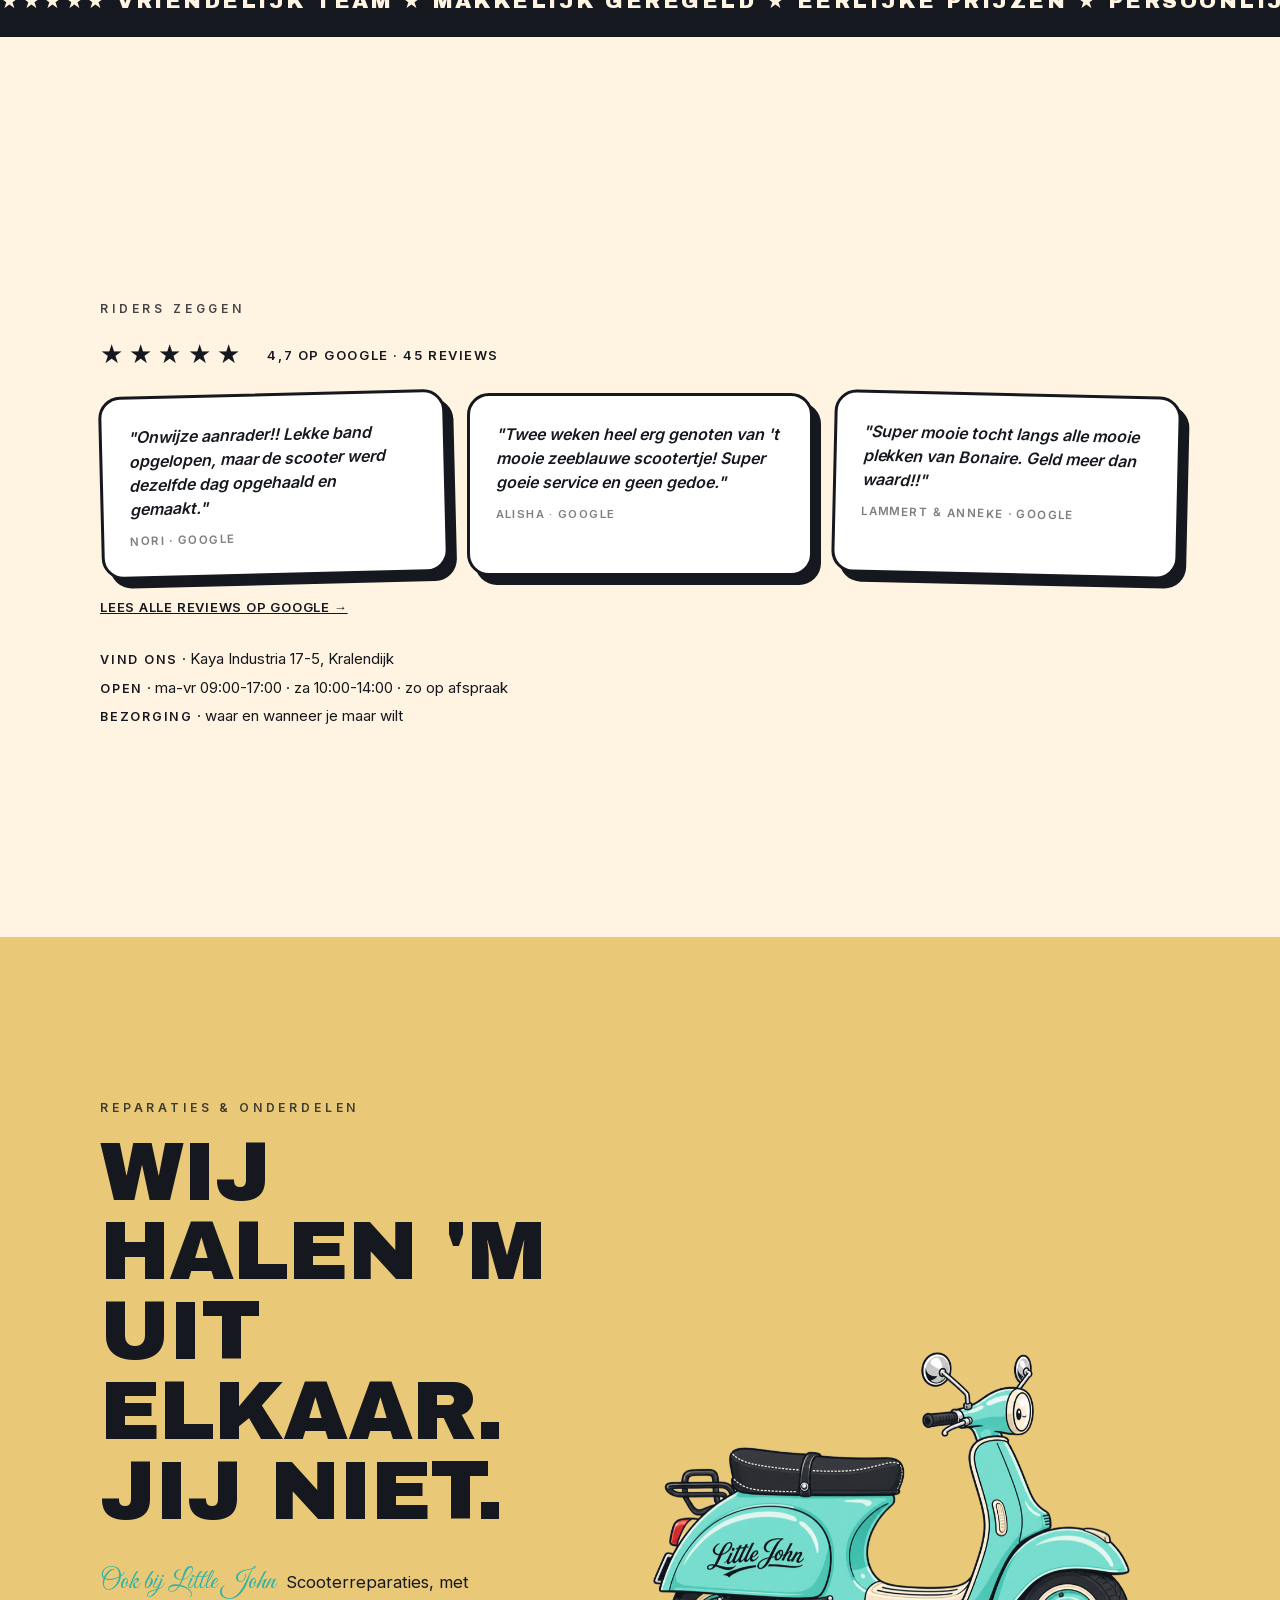
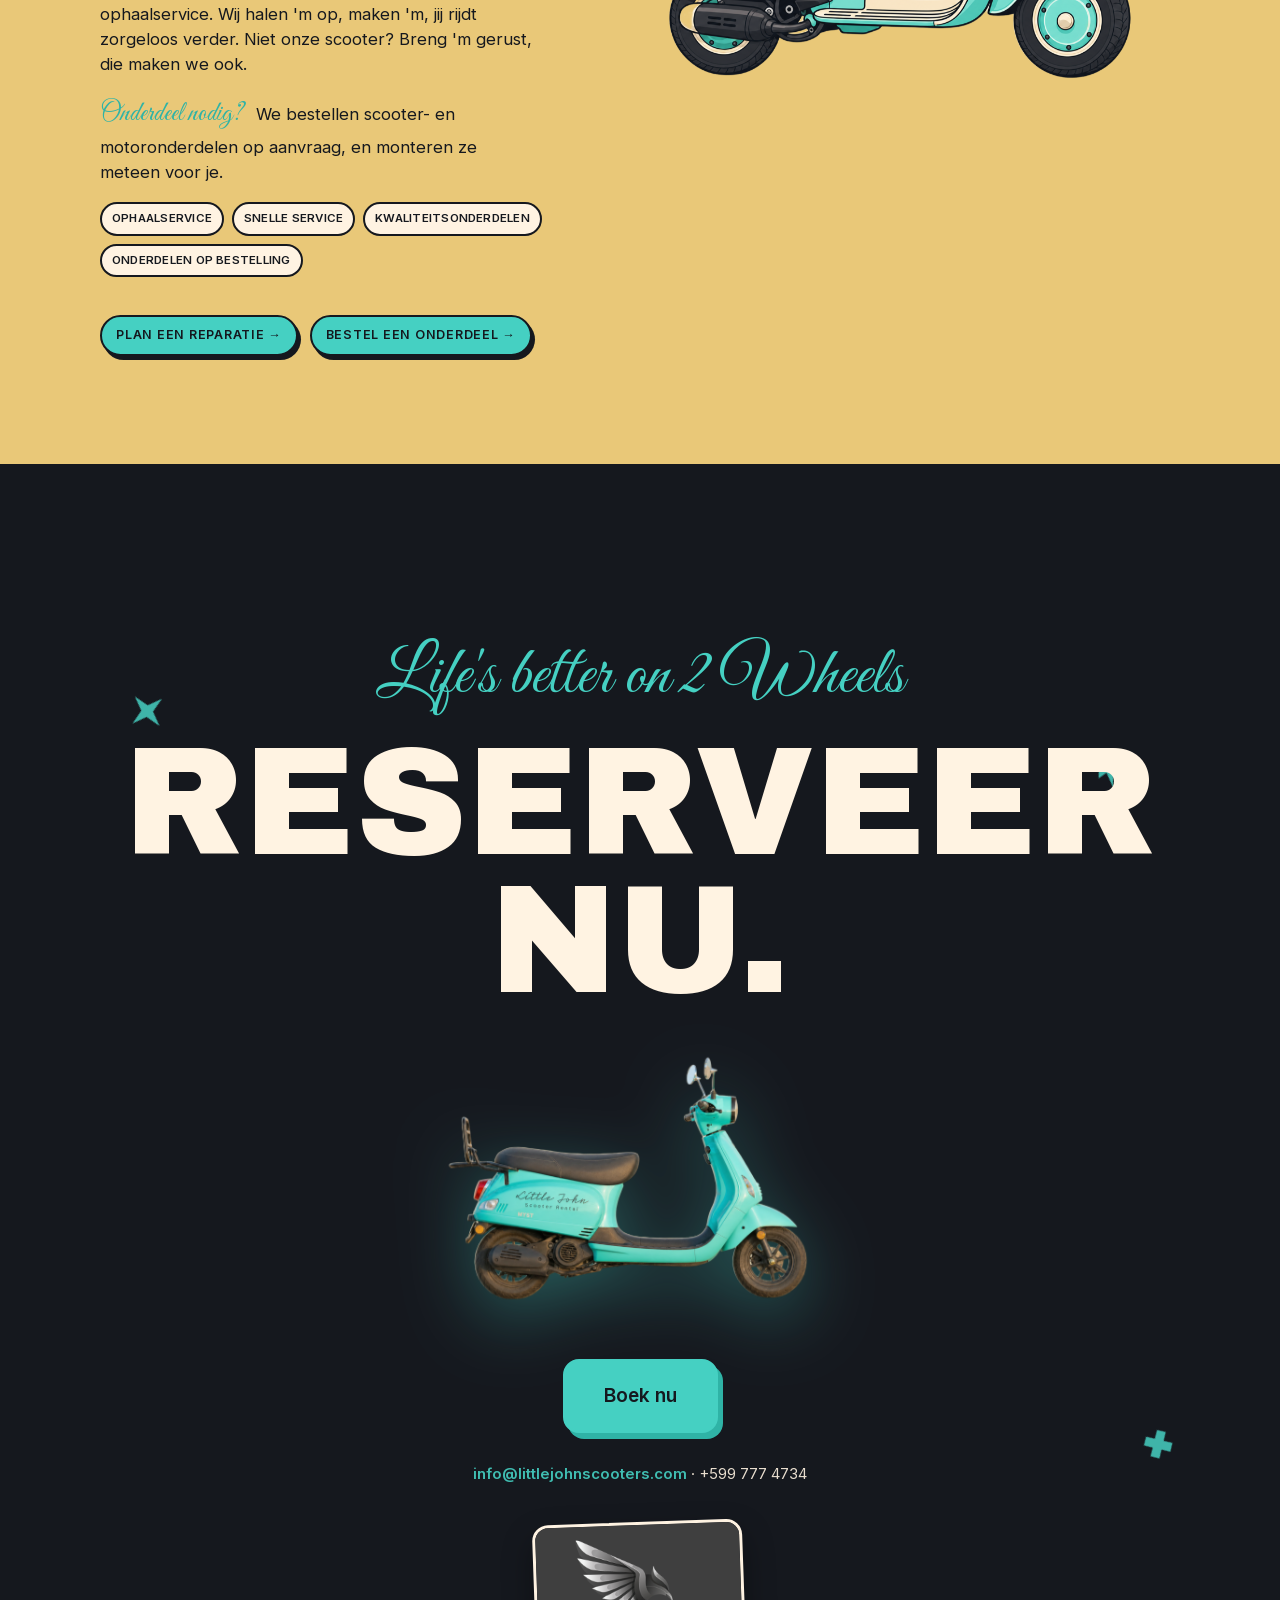
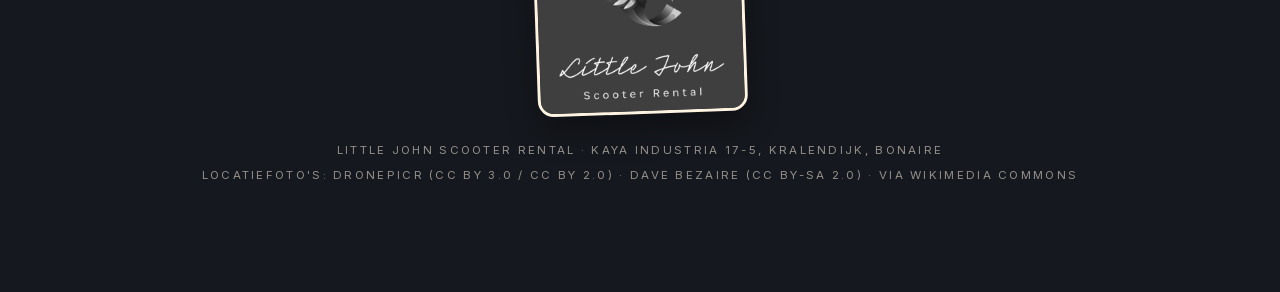
<file: nl/index.html>
<!DOCTYPE html>
<html lang="nl">
<head>
<meta charset="UTF-8">
<meta name="viewport" content="width=device-width, initial-scale=1.0">
<title>Little John Scooters · Scooterverhuur Bonaire</title>
<meta name="description" content="Scooterverhuur in Kralendijk, Bonaire. Vanaf $22,50 per dag, helm en verzekering inbegrepen. Island tours, reparaties en onderdelen. Boek online en ontdek het eiland op jouw tempo.">
<meta name="robots" content="noindex, nofollow">
<link rel="canonical" href="https://salty-code-studio.github.io/little-john-scooters/nl/">
<link rel="alternate" hreflang="en" href="https://salty-code-studio.github.io/little-john-scooters/">
<link rel="alternate" hreflang="nl" href="https://salty-code-studio.github.io/little-john-scooters/nl/">
<link rel="alternate" hreflang="x-default" href="https://salty-code-studio.github.io/little-john-scooters/">
<meta property="og:title" content="Little John Scooters · Bonaire">
<meta property="og:description" content="Scooterverhuur in Kralendijk. Vanaf $22,50 per dag, helm en verzekering inbegrepen. Island tours, reparaties en onderdelen.">
<meta property="og:type" content="website">
<meta property="og:image" content="https://salty-code-studio.github.io/little-john-scooters/assets/img/og.jpg">
<meta name="twitter:card" content="summary_large_image">
<link rel="icon" href="../assets/img/favicon.svg" type="image/svg+xml">
<link rel="preload" href="../assets/fonts/archivo-black.woff2" as="font" type="font/woff2" crossorigin>
<link rel="preload" href="../assets/fonts/inter-400.woff2" as="font" type="font/woff2" crossorigin>
<link rel="preload" href="../assets/img/cartoon-hero.png" as="image">
<link rel="stylesheet" href="../css/styles.css?v=3">
<script type="application/ld+json">
{
  "@context": "https://schema.org",
  "@type": "LocalBusiness",
  "name": "Little John Scooter Rental",
  "description": "Scooterverhuur, island tours, scooterreparaties en onderdelen in Kralendijk, Bonaire.",
  "url": "https://salty-code-studio.github.io/little-john-scooters/nl/",
  "telephone": "+5997774734",
  "email": "info@littlejohnscooters.com",
  "address": {
    "@type": "PostalAddress",
    "streetAddress": "Kaya Industria 17-5",
    "addressLocality": "Kralendijk",
    "addressCountry": "BQ"
  },
  "openingHoursSpecification": [
    { "@type": "OpeningHoursSpecification", "dayOfWeek": ["Monday","Tuesday","Wednesday","Thursday","Friday"], "opens": "09:00", "closes": "17:00" },
    { "@type": "OpeningHoursSpecification", "dayOfWeek": "Saturday", "opens": "10:00", "closes": "14:00" }
  ],
  "priceRange": "$",
  "sameAs": [
    "https://www.instagram.com/littlejohnscootersbonaire",
    "https://www.facebook.com/LittleJohnscooters"
  ]
}
</script>
</head>
<body>

<header class="topbar">
  <a class="lockup" href="./" aria-label="Little John Scooters home" style="text-decoration:none">
    <img class="lockup-emblem" src="../assets/img/emblem.png" alt="" width="38" height="32">
    <span class="script">Little John</span>
    <span class="caps">Scooter Rental · <em>Bonaire</em></span>
  </a>
  <p class="tagbar">★ Life's better on 2 Wheels ★</p>
  <div class="topnav">
    <nav class="navlinks" aria-label="Hoofdmenu">
      <a href="tours/">Island Tour</a>
      <a href="#repairs">Reparaties &amp; Onderdelen</a>
    </nav>
    <div class="lang" aria-label="Taal">
      <a href="../" lang="en" hreflang="en">EN</a>
      <span aria-current="true">NL</span>
    </div>
    <a class="pill" href="https://wa.me/5997774734?text=Hoi%21%20Ik%20wil%20graag%20een%20scooter%20reserveren." target="_blank" rel="noopener">WhatsApp ons</a>
  </div>
</header>

<main>

  <section class="stop field-mint" id="hero">
    <div class="doodles" aria-hidden="true">
      <svg class="d d-sparkle" style="top:14%;left:8%" viewBox="0 0 24 24"><path d="M12 0l2.6 9.4L24 12l-9.4 2.6L12 24l-2.6-9.4L0 12l9.4-2.6z"/></svg>
      <svg class="d d-bolt" style="top:18%;right:10%" viewBox="0 0 24 24"><path d="M14 0L4 14h6l-2 10L18 10h-6z"/></svg>
      <svg class="d d-cross" style="bottom:22%;left:12%" viewBox="0 0 24 24"><path d="M4 8l4-4 4 4 4-4 4 4-4 4 4 4-4 4-4-4-4 4-4-4 4-4z"/></svg>
      <svg class="d d-ast" style="bottom:14%;right:16%" viewBox="0 0 24 24"><path d="M11 0h2v8.5l7.4-4.3 1 1.8L14 10l7.4 4-1 1.8L13 11.5V24h-2V11.5l-7.4 4.3-1-1.8L10 10 2.6 6l1-1.8L11 8.5z"/></svg>
      <svg class="d d-eyes" style="top:38%;left:5%" viewBox="0 0 48 24"><circle cx="12" cy="12" r="10"/><circle cx="36" cy="12" r="10"/><circle class="pupil" cx="14" cy="14" r="4"/><circle class="pupil" cx="38" cy="14" r="4"/></svg>
      <svg class="d d-sparkle" style="top:55%;right:6%" viewBox="0 0 24 24"><path d="M12 0l2.6 9.4L24 12l-9.4 2.6L12 24l-2.6-9.4L0 12l9.4-2.6z"/></svg>
    </div>
    <h1 class="giant" aria-label="Jouw eiland wacht">
      <span class="line l1">Jouw</span>
      <span class="line l2">eiland</span>
      <span class="line l3">wacht.</span>
    </h1>
    <div class="hero-stage">
      <img class="hero-scooter cartoon-img" src="../assets/img/cartoon-hero.png" alt="Cartoon Little John scooter">
      <div class="hero-puffs" aria-hidden="true"><i></i><i></i><i></i></div>
    </div>
    <div class="spin-badge" aria-hidden="true">
      <svg viewBox="0 0 200 200">
        <defs><path id="circ" d="M100,100 m-78,0 a78,78 0 1,1 156,0 a78,78 0 1,1 -156,0"/></defs>
        <text><textPath href="#circ">VANAF $22,50 PER DAG ★ HELM + VERZEKERING INBEGREPEN ★ </textPath></text>
      </svg>
    </div>
    <div class="hero-cta">
      <a class="btn btn-ink js-book" href="book/">Reserveer nu</a>
      <a class="btn btn-line" href="#fleet">Bekijk de vloot</a>
    </div>
  </section>

  <div class="marquee mq-ink" aria-hidden="true"><div class="mq-track"><span>MEER RIJDEN, MINDER ZORGEN ★ ISLAND TOURS ★ REPARATIES &amp; ONDERDELEN ★ KRALENDIJK · BONAIRE ★ BOEK ONLINE ★ </span><span>MEER RIJDEN, MINDER ZORGEN ★ ISLAND TOURS ★ REPARATIES &amp; ONDERDELEN ★ KRALENDIJK · BONAIRE ★ BOEK ONLINE ★ </span></div></div>

  <section class="stop field-cream" id="fleet">
    <div class="burnout-stage" aria-hidden="true">
      <div class="smoke"><i></i><i></i><i></i><i></i><i></i></div>
      <img class="fleet-scooter" src="../assets/img/scooter-profile.png" alt="">
    </div>
    <div class="wrap">
      <p class="kicker">De vloot</p>
      <h2 class="huge">Dit is<br>de Myst.</h2>
      <div class="cards fleet-cards single">
        <article class="card model-card tilt-l" data-model="Reserveer je Myst" data-stock="7 van 44 beschikbaar">
          <img class="model-cutout" src="../assets/img/scooter-3q.png" alt="Mintgroene Myst 50cc scooter">
          <p class="script accent">De favoriet van het eiland</p>
          <h3>Myst 50cc</h3>
          <p>Retro looks, mintgroen, plek voor twee. Elke scooter in onze vloot is precies deze machine: dé scooter waar Bonaire ons van kent. Geen loterij, geen afdankertje: jij krijgt de goeie.</p>
          <ul class="badges"><li>Helm inbegrepen</li><li>Kettingslot</li><li>Verzekering inbegrepen</li><li>Plek voor twee</li></ul>
          <a class="chip-cta js-book" href="book/">Check beschikbaarheid →</a>
        </article>
      </div>
      <div class="fleet-stats" aria-label="Vlootfeiten">
        <p><strong>44</strong> mint Mysts</p>
        <p><strong>1</strong> model, nul giswerk</p>
        <p><strong>2</strong> wielen is alles wat je nodig hebt</p>
      </div>
    </div>
  </section>

  <section class="stop field-ink" id="rates">
    <div class="wrap">
      <p class="kicker mint-k">Tarieven</p>
      <h2 class="huge">Heldere prijzen.<br>Geen verrassingen.</h2>
      <ul class="price-stack">
        <li><span class="p-num">$35</span><span class="p-per">per dag<em>één losse dag</em></span></li>
        <li><span class="p-num">$22,50</span><span class="p-per">per dag<em>vanaf 2 dagen</em></span></li>
        <li><span class="p-num">$150</span><span class="p-per">per week<em>7 dagen vrijheid</em></span></li>
        <li class="best"><span class="p-flag script">Beste keus</span><span class="p-num">$350</span><span class="p-per">per maand<em>Blijf je meerdere maanden? $300 per maand.</em></span></li>
      </ul>
      <p class="smallprint">Elk tarief is inclusief helm en verzekering. Benzine niet inbegrepen. Breng 'm terug met een volle tank.</p>
    </div>
  </section>

  <div class="marquee mq-mint" aria-hidden="true"><div class="mq-track"><span>ZUIDROUTE ★ NOORDROUTE ★ KLEIN BONAIRE ★ MET ÉÉN TANK HET HELE EILAND ROND ★ </span><span>ZUIDROUTE ★ NOORDROUTE ★ KLEIN BONAIRE ★ MET ÉÉN TANK HET HELE EILAND ROND ★ </span></div></div>

  <section class="stop field-gold" id="explore">
    <div class="wrap">
      <p class="kicker">Ontdekken</p>
      <h2 class="huge">Met één tank<br>het eiland rond.</h2>
      <div class="cards routes">
        <article class="card tilt-l">
          <!-- Photo: "Red Slave Huts Bonaire" by Dronepicr, CC BY 3.0, Wikimedia Commons -->
          <figure class="loc"><img src="../assets/img/loc-south.jpg" alt="Rode slavenhuisjes aan de zuidkust van Bonaire"></figure>
          <h3>Zuidroute</h3>
          <p>Zoutvlaktes, slavenhuisjes en roze water. De ansichtkaart-route.</p>
        </article>
        <article class="card">
          <!-- Photo: "Rincon, Bonaire" by Dave Bezaire, CC BY-SA 2.0, Wikimedia Commons -->
          <figure class="loc loc-r"><img src="../assets/img/loc-north.jpg" alt="Het dorp Rincon met zijn gele kerk"></figure>
          <h3>Noordroute</h3>
          <p>Rincon, Gotomeer en slingerende heuvels. De stille kant van Bonaire.</p>
        </article>
        <article class="card tilt-r">
          <!-- Photo: "Klein Bonaire" by dronepicr, CC BY 2.0, Wikimedia Commons -->
          <figure class="loc"><img src="../assets/img/loc-klein.jpg" alt="Klein Bonaire en turquoise zee van boven"></figure>
          <h3>Klein Bonaire</h3>
          <p>Parkeer bij de pier, pak de watertaxi, snorkel het rif.</p>
        </article>
      </div>
    </div>
  </section>

  <section class="stop field-ink" id="tour">
    <div class="wrap">
      <p class="kicker mint-k">Island Tour</p>
      <h2 class="huge">De island tour.<br>Met de baas zelf.</h2>
      <p class="script accent">Buckle up, Buttercup!</p>
      <p class="tour-lead">Vergeet die saaie bustours. Rij van noord naar zuid met Little John zelf: flamingo's, snorkelstops, 1000 Steps, rumverhalen bij de Cadushy Distillery en een landing bij de beachbar van Sorobon, met eten en drinken van ons.</p>
      <ul class="tour-facts">
        <li>$145 per persoon</li>
        <li>3–4 uur</li>
        <li>Max 10 personen</li>
        <li>Gids: EN · ES · NL · PAP</li>
      </ul>
      <div class="cta-row">
        <a class="btn btn-mint" href="tours/">Bekijk de hele route</a>
        <a class="btn btn-line" href="tours/book/">Check beschikbaarheid</a>
      </div>
    </div>
  </section>

  <section class="stop field-mint" id="booking">
    <div class="wrap booking-wrap">
      <div class="booking-copy">
        <p class="kicker">Boeken</p>
        <h2 class="huge">Boeken in<br>één minuut.</h2>
        <ul class="checks">
          <li>Beantwoord vijf korte vragen</li>
          <li>Eén tik stuurt alles naar onze WhatsApp</li>
          <li>Sjonnie bevestigt je scooter persoonlijk</li>
          <li>Betalen bij het ophalen, contant of pin</li>
        </ul>
        <p class="note">Live beschikbaarheid en online contracten komen eraan. Boeken werkt vandaag al.</p>
      </div>
      <div class="phone" aria-label="Voorbeeld van de boekingsapp">
        <div class="phone-notch"></div>
        <div class="phone-screen">
          <p class="phone-title" id="phoneModel">Reserveer je Myst</p>
          <div class="stock-pill" id="phoneStock">7 van 44 beschikbaar</div>
          <div class="cal">
            <div class="cal-head"><span>Ma</span><span>Di</span><span>Wo</span><span>Do</span><span>Vr</span><span>Za</span><span>Zo</span></div>
            <div class="cal-grid">
              <span class="dim">29</span><span class="dim">30</span><span>1</span><span>2</span><span>3</span><span>4</span><span>5</span>
              <span>6</span><span>7</span><span class="sel start">8</span><span class="sel">9</span><span class="sel">10</span><span class="sel end">11</span><span>12</span>
              <span>13</span><span class="blocked">14</span><span class="blocked">15</span><span>16</span><span>17</span><span>18</span><span>19</span>
              <span>20</span><span>21</span><span>22</span><span>23</span><span>24</span><span>25</span><span>26</span>
            </div>
          </div>
          <div class="steps">
            <span class="done">Data</span><span class="active">Gegevens</span><span>Rijbewijs + handtekening</span><span>Bevestigd</span>
          </div>
          <a class="phone-btn js-book" href="book/">Start boeking</a>
        </div>
      </div>
    </div>
  </section>

  <div class="marquee mq-ink" aria-hidden="true"><div class="mq-track"><span>★★★★★ VRIENDELIJK TEAM ★ MAKKELIJK GEREGELD ★ EERLIJKE PRIJZEN ★ PERSOONLIJKE SERVICE ★ </span><span>★★★★★ VRIENDELIJK TEAM ★ MAKKELIJK GEREGELD ★ EERLIJKE PRIJZEN ★ PERSOONLIJKE SERVICE ★ </span></div></div>

  <section class="stop field-cream" id="trust">
    <div class="wrap">
      <p class="kicker">Riders zeggen</p>
      <div class="stars" aria-label="4,7 van 5 op Google">★★★★★ <span class="stars-note">4,7 op Google · 45 reviews</span></div>
      <div class="cards quotes">
        <blockquote class="card tilt-l">"Onwijze aanrader!! Lekke band opgelopen, maar de scooter werd dezelfde dag opgehaald en gemaakt."<cite>Nori · Google</cite></blockquote>
        <blockquote class="card">"Twee weken heel erg genoten van 't mooie zeeblauwe scootertje! Super goeie service en geen gedoe."<cite>Alisha · Google</cite></blockquote>
        <blockquote class="card tilt-r">"Super mooie tocht langs alle mooie plekken van Bonaire. Geld meer dan waard!!"<cite>Lammert &amp; Anneke · Google</cite></blockquote>
      </div>
      <a class="review-link" href="https://www.google.com/search?q=little+john+scooters+bonaire+reviews" target="_blank" rel="noopener">Lees alle reviews op Google →</a>
      <div class="facts">
        <p><strong>Vind ons</strong> · Kaya Industria 17-5, Kralendijk</p>
        <p><strong>Open</strong> · ma-vr 09:00-17:00 · za 10:00-14:00 · zo op afspraak</p>
        <p><strong>Bezorging</strong> · waar en wanneer je maar wilt</p>
      </div>
    </div>
  </section>

  <section class="stop field-gold" id="repairs">
    <div class="wrap repairs-wrap">
      <div class="repairs-copy">
        <p class="kicker">Reparaties &amp; Onderdelen</p>
        <h2 class="huge">Wij halen 'm uit elkaar.<br>Jij niet.</h2>
        <p class="repairs-lead"><span class="script accent">Ook bij Little John</span>&nbsp; Scooterreparaties, met ophaalservice. Wij halen 'm op, maken 'm, jij rijdt zorgeloos verder. Niet onze scooter? Breng 'm gerust, die maken we ook.</p>
        <p class="parts-line"><span class="script accent">Onderdeel nodig?</span> We bestellen scooter- en motoronderdelen op aanvraag, en monteren ze meteen voor je.</p>
        <ul class="badges repairs-badges"><li>Ophaalservice</li><li>Snelle service</li><li>Kwaliteitsonderdelen</li><li>Onderdelen op bestelling</li></ul>
        <div class="cta-row">
          <a class="chip-cta" href="repairs/">Plan een reparatie →</a>
          <a class="chip-cta" href="repairs/?type=parts">Bestel een onderdeel →</a>
        </div>
      </div>
      <div class="repairs-stage">
        <div class="morph-stage">
          <img class="rp-whole" src="../assets/img/cartoon-hero.png" alt="Cartoon scooter in elkaar">
          <img class="rp-exploded" src="../assets/img/cartoon-exploded.png" alt="Cartoon scooter uit elkaar, in losse onderdelen">
          <span class="part-label pl-1">Onderhoudsbeurt</span>
          <span class="part-label pl-2">Remmen</span>
          <span class="part-label pl-3">Olie verversen</span>
          <span class="part-label pl-4">Banden</span>
        </div>
      </div>
    </div>
  </section>

  <section class="stop field-ink" id="finale">
    <div class="doodles" aria-hidden="true">
      <svg class="d d-sparkle" style="top:16%;left:10%" viewBox="0 0 24 24"><path d="M12 0l2.6 9.4L24 12l-9.4 2.6L12 24l-2.6-9.4L0 12l9.4-2.6z"/></svg>
      <svg class="d d-bolt" style="top:20%;right:12%" viewBox="0 0 24 24"><path d="M14 0L4 14h6l-2 10L18 10h-6z"/></svg>
      <svg class="d d-cross" style="bottom:30%;right:8%" viewBox="0 0 24 24"><path d="M4 8l4-4 4 4 4-4 4 4-4 4 4 4-4 4-4-4-4 4-4-4 4-4z"/></svg>
    </div>
    <div class="wrap finale-wrap">
      <p class="script big-script">Life's better on 2 Wheels</p>
      <h2 class="giant-2">Reserveer<br>nu.</h2>
      <img class="finale-scooter" src="../assets/img/scooter-profile.png" alt="">
      <div class="hero-cta">
        <a class="btn btn-mint btn-big js-book" href="book/">Boek nu</a>
      </div>
      <p class="contact-line"><a href="mailto:info@littlejohnscooters.com">info@littlejohnscooters.com</a> · +599 777 4734</p>
      <footer>
        <img class="brand-sticker" src="../assets/img/logo-official.png" alt="Little John Scooter Rental logo" width="210" height="191" loading="lazy">
        <p class="credit">Little John Scooter Rental · Kaya Industria 17-5, Kralendijk, Bonaire</p>
        <p class="credit credit-photos">Locatiefoto's: Dronepicr (CC BY 3.0 / CC BY 2.0) · Dave Bezaire (CC BY-SA 2.0) · via Wikimedia Commons</p>
      </footer>
    </div>
  </section>
</main>

<div class="grain" aria-hidden="true"></div>

<script src="../js/config.js"></script>
<script src="../js/vendor/gsap.min.js"></script>
<script src="../js/vendor/ScrollTrigger.min.js"></script>
<script src="../js/main.js"></script>
</body>
</html>
</file>
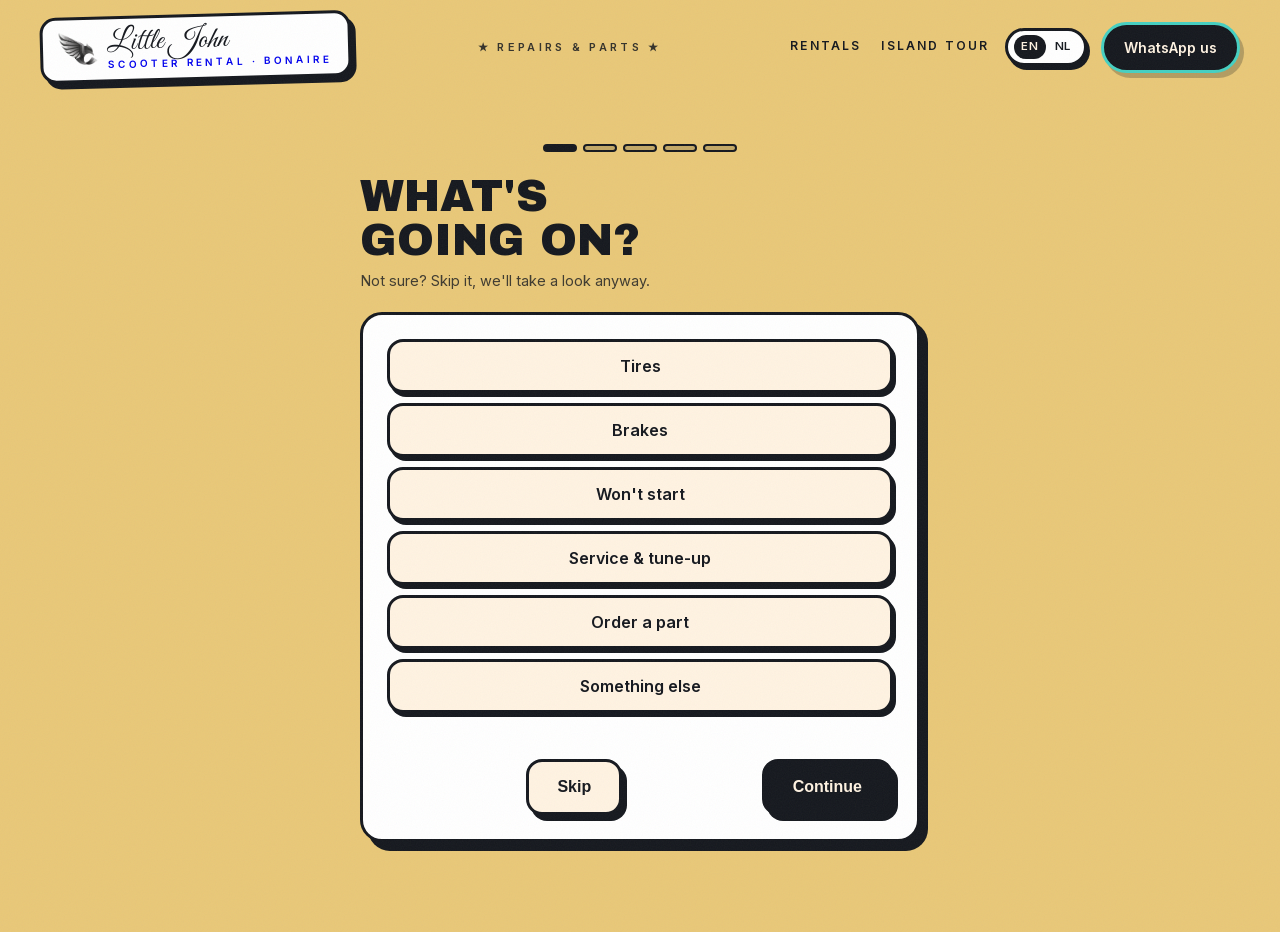
<file: repairs/index.html>
<!DOCTYPE html>
<html lang="en">
<head>
<meta charset="UTF-8">
<meta name="viewport" content="width=device-width, initial-scale=1.0">
<title>Repairs &amp; Parts · Little John Scooters · Bonaire</title>
<meta name="description" content="Scooter repairs with pickup service and parts ordering. Send your request in one minute via WhatsApp; skip anything you don't know.">
<meta name="robots" content="noindex, nofollow">
<link rel="canonical" href="https://salty-code-studio.github.io/little-john-scooters/repairs/">
<link rel="alternate" hreflang="en" href="https://salty-code-studio.github.io/little-john-scooters/repairs/">
<link rel="alternate" hreflang="nl" href="https://salty-code-studio.github.io/little-john-scooters/nl/repairs/">
<link rel="alternate" hreflang="x-default" href="https://salty-code-studio.github.io/little-john-scooters/repairs/">
<meta property="og:title" content="Repairs &amp; Parts · Little John Scooters · Bonaire">
<meta property="og:description" content="Scooter repairs with pickup service and parts ordering. Send your request in one minute via WhatsApp; skip anything you don't know.">
<meta property="og:type" content="website">
<meta property="og:image" content="https://salty-code-studio.github.io/little-john-scooters/assets/img/og.jpg">
<meta name="twitter:card" content="summary_large_image">
<link rel="icon" href="../assets/img/favicon.svg" type="image/svg+xml">
<link rel="preload" href="../assets/fonts/archivo-black.woff2" as="font" type="font/woff2" crossorigin>
<link rel="preload" href="../assets/fonts/inter-400.woff2" as="font" type="font/woff2" crossorigin>
<link rel="stylesheet" href="../css/styles.css?v=3">
</head><body data-quiz="repair">

<header class="topbar">
  <a class="lockup" href="../" aria-label="Little John Scooters home" style="text-decoration:none">
    <img class="lockup-emblem" src="../assets/img/emblem.png" alt="" width="38" height="32">
    <span class="script">Little John</span>
    <span class="caps">Scooter Rental · <em>Bonaire</em></span>
  </a>
  <p class="tagbar">★ Repairs & Parts ★</p>
  <div class="topnav">
    <nav class="navlinks" aria-label="Main"><a href="../">Rentals</a><a href="../tours/">Island Tour</a></nav>
    <div class="lang" aria-label="Language"><span aria-current="true">EN</span><a href="../nl/repairs/" lang="nl" hreflang="nl">NL</a></div>
    <a class="pill" href="https://wa.me/5997774734?text=Hi%21%20My%20scooter%20needs%20a%20repair." target="_blank" rel="noopener">WhatsApp us</a>
  </div>
</header>

<main>
  <section class="stop field-gold quiz-stop">
    <div class="quiz">
      <div class="quiz-progress" aria-hidden="true"><i class="on"></i><i></i><i></i><i></i><i></i></div>
<section class="q-step active" data-validate="issue" aria-label="What is going on">
  <h1 class="q-title">What's<br>going on?</h1>
  <p class="q-sub">Not sure? Skip it, we'll take a look anyway.</p>
  <div class="q-card">
<div class="q-opts"><button type="button" class="q-opt" data-issue="tires">Tires</button><button type="button" class="q-opt" data-issue="brakes">Brakes</button><button type="button" class="q-opt" data-issue="start">Won't start</button><button type="button" class="q-opt" data-issue="service">Service & tune-up</button><button type="button" class="q-opt" data-issue="parts">Order a part</button><button type="button" class="q-opt" data-issue="other">Something else</button></div>
<label class="q-field" id="qIssueDetailField" hidden><span>Tell us a bit more (optional)</span><input class="q-input" type="text" id="qIssueDetail" placeholder="Which part, what you hear or feel…"></label>
<p class="q-error" role="alert"></p>
<div class="q-nav"><span></span><button type="button" class="btn btn-line" data-skip>Skip</button><button type="button" class="btn btn-ink" data-next>Continue</button></div>
  </div>
</section>
<section class="q-step" aria-label="Whose scooter">
  <h1 class="q-title">Whose<br>scooter?</h1>
  <p class="q-sub">Not one of ours? No problem, we fix those too.</p>
  <div class="q-card">
<div class="q-opts"><button type="button" class="q-opt" data-owner="lj">A Little John scooter</button><button type="button" class="q-opt" data-owner="own">My own scooter</button></div>
<label class="q-field" id="qModelField" hidden><span>Brand &amp; model (if you know it)</span><input class="q-input" type="text" id="qModel" placeholder="E.g. Kymco Agility 50"></label>
<p class="q-error" role="alert"></p>
<div class="q-nav"><button type="button" class="btn btn-line" data-back>Back</button><button type="button" class="btn btn-line" data-skip>Skip</button><button type="button" class="btn btn-ink" data-next>Continue</button></div>
  </div>
</section>
<section class="q-step" data-validate="where" aria-label="Bring or pickup">
  <h1 class="q-title">Bring it or<br>we fetch it?</h1>
  <p class="q-sub">We also just come and get it, by appointment. Say where.</p>
  <div class="q-card">
<div class="q-opts"><button type="button" class="q-opt" data-where="bring">I bring it to the shop</button><button type="button" class="q-opt" data-where="fetch">Come pick it up</button></div>
<label class="q-field" id="qPlaceField" hidden><span>Where is it?</span><input class="q-input" type="text" id="qPlace" placeholder="Address or spot"></label>
<p class="q-error" role="alert"></p>
<div class="q-nav"><button type="button" class="btn btn-line" data-back>Back</button><button type="button" class="btn btn-line" data-skip>Skip</button><button type="button" class="btn btn-ink" data-next>Continue</button></div>
  </div>
</section>
<section class="q-step" aria-label="Your name">
  <h1 class="q-title">Who are<br>you?</h1>
  <p class="q-sub">Optional too: you are messaging from your own number after all.</p>
  <div class="q-card">
<label class="q-field"><span>Your name (optional)</span><input class="q-input" type="text" id="qName" placeholder="Your name"></label>
<label class="q-field"><span>Anything to add? (optional)</span><input class="q-input" type="text" id="qNote" placeholder="When suits you?"></label>
<p class="q-error" role="alert"></p>
<div class="q-nav"><button type="button" class="btn btn-line" data-back>Back</button><button type="button" class="btn btn-line" data-skip>Skip</button><button type="button" class="btn btn-ink" data-next>Continue</button></div>
  </div>
</section>
<section class="q-step" aria-label="Send your request">
  <h1 class="q-title">Send it.<br>We fix it.</h1>
  <p class="q-sub">One tap opens WhatsApp with your request. Sjonnie replies with a time slot (and a price if it's a part).</p>
  <div class="q-card">
    <ul class="q-recap"><li><b>What</b><span id="rIssue"></span></li><li><b>Scooter</b><span id="rScooter"></span></li><li><b>Where</b><span id="rWhere"></span></li><li><b>Name</b><span id="rName"></span></li></ul>
    <a class="btn btn-mint btn-big q-wa" id="qSend" href="#" target="_blank" rel="noopener">Send via WhatsApp</a>
    <p class="q-alt">Rather talk? Call or app us at <a href="https://wa.me/5997774734" target="_blank" rel="noopener">+599 777 4734</a></p>
    <div class="q-nav"><button type="button" class="btn btn-line" data-back>Back</button><span></span></div>
  </div>
</section>
    </div>
  </section>
</main>

<div class="grain" aria-hidden="true"></div>

<script src="../js/config.js"></script>
<script src="../js/quiz.js"></script>
</body>
</html>
</file>
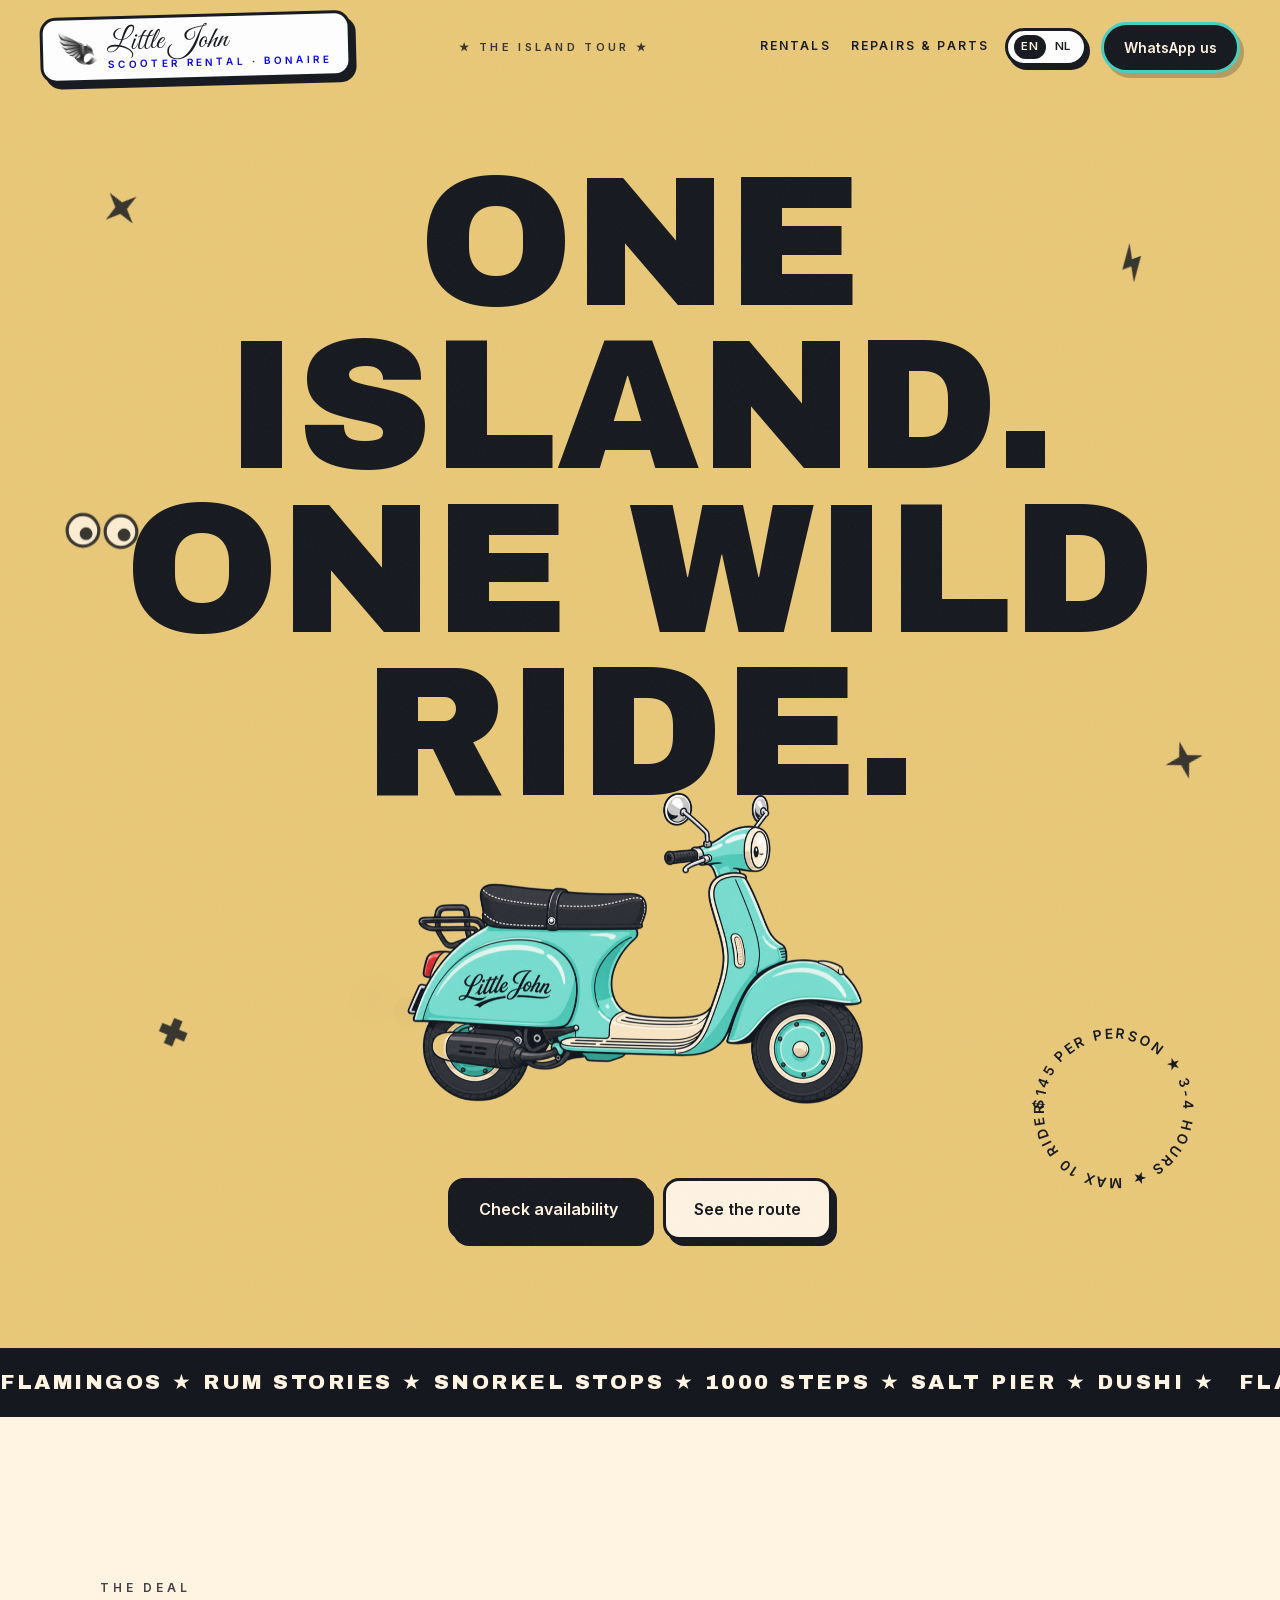
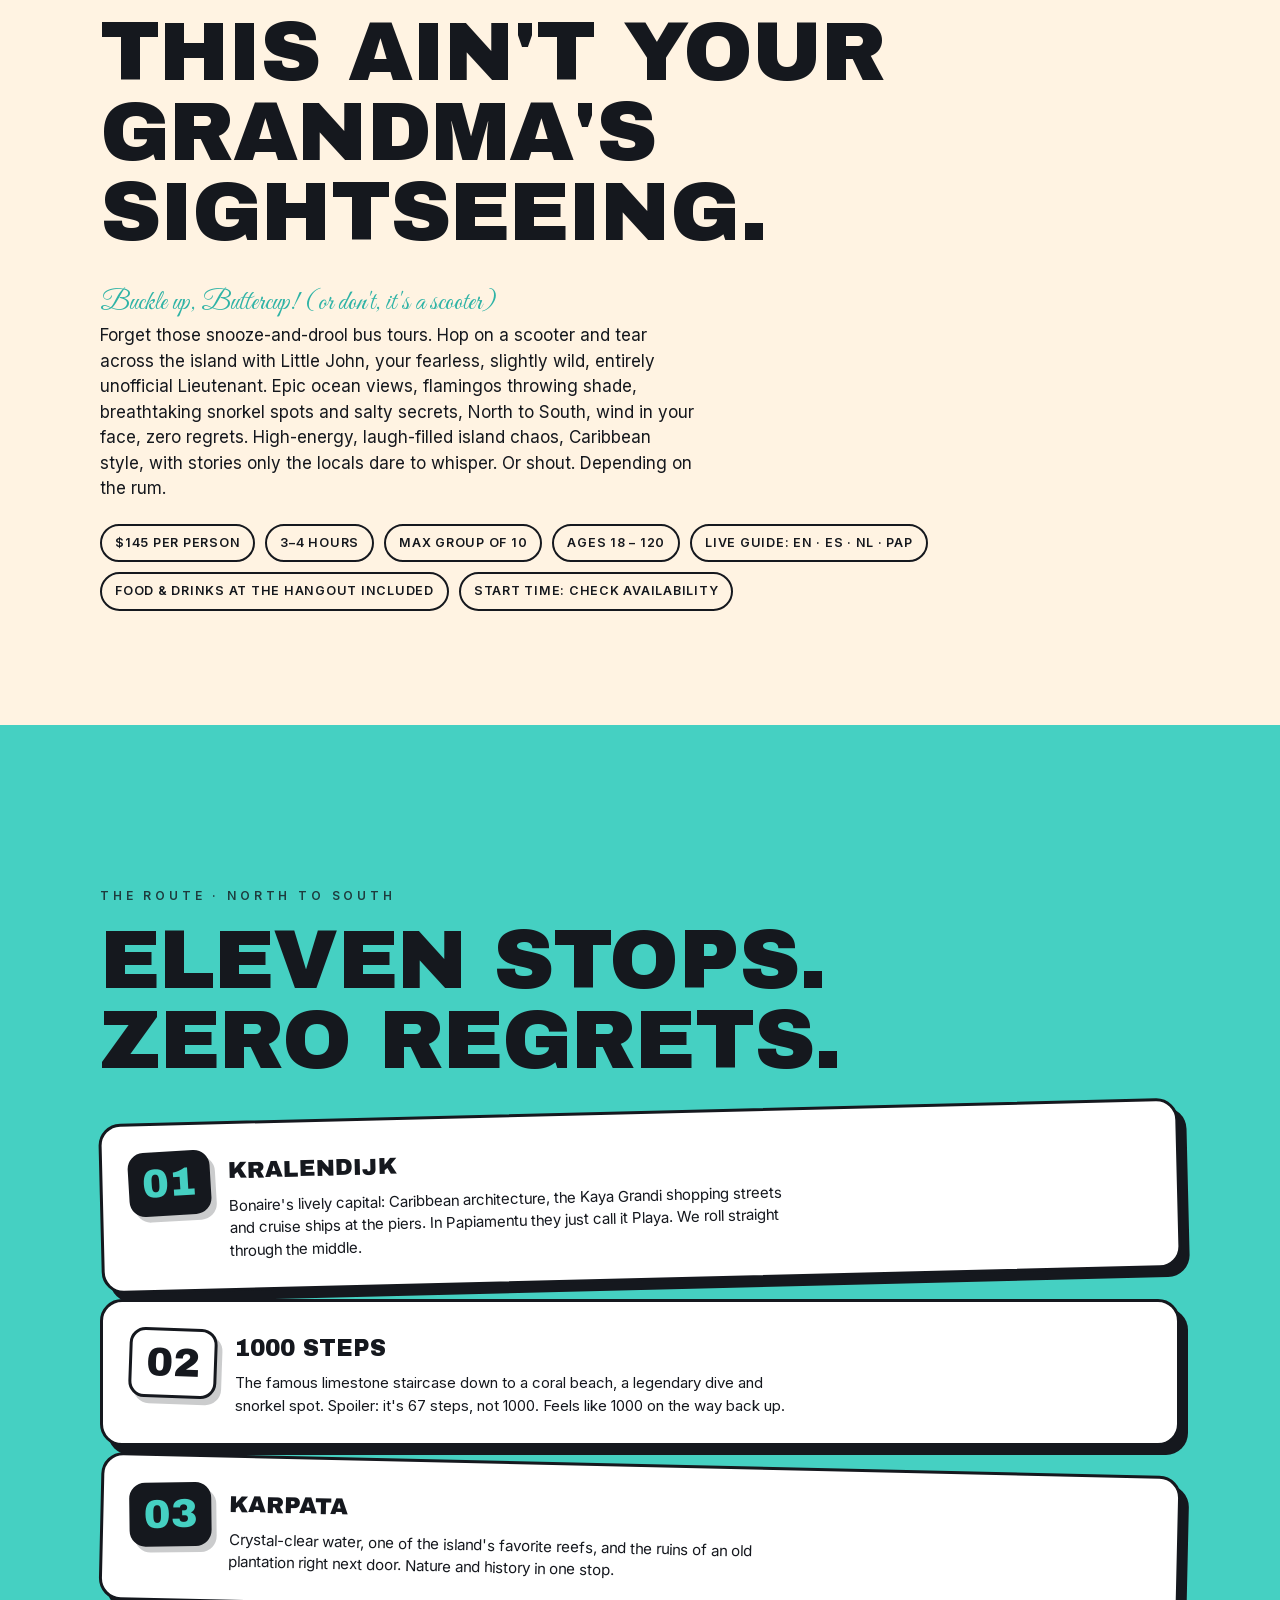
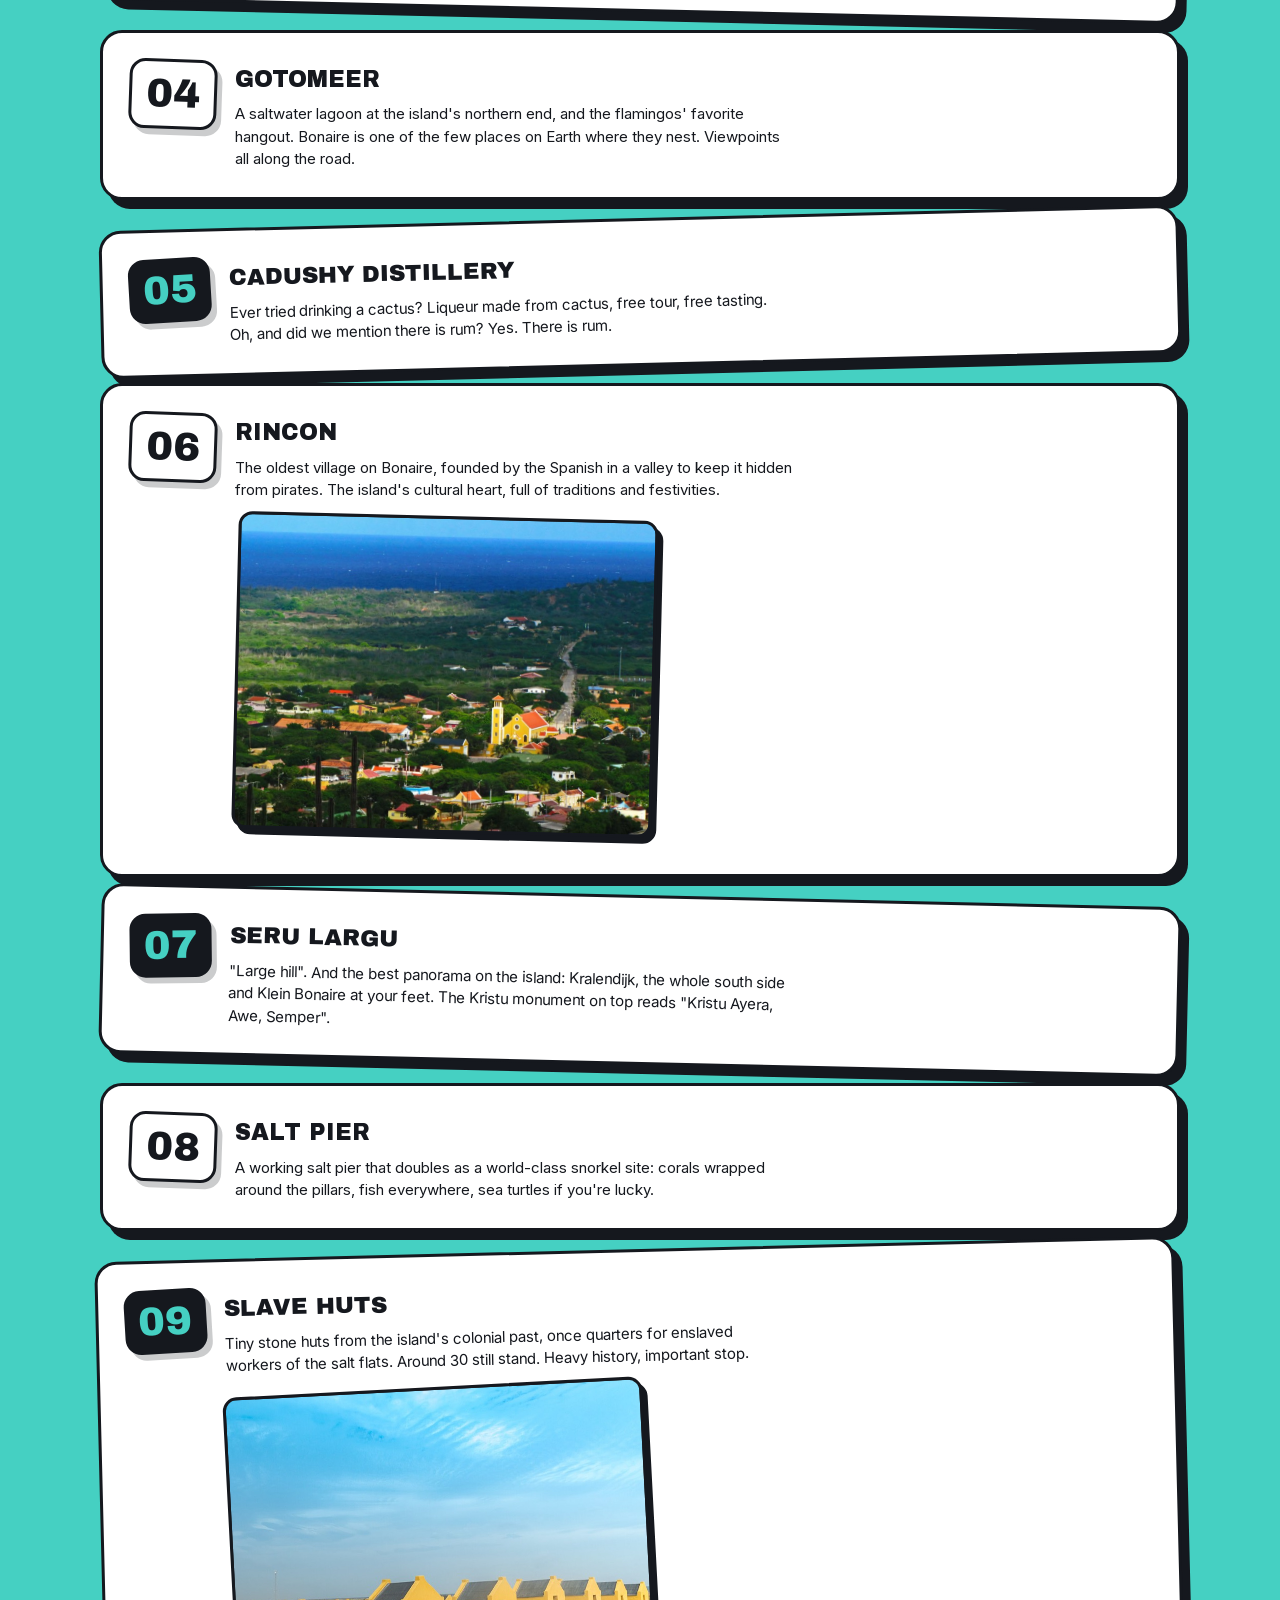
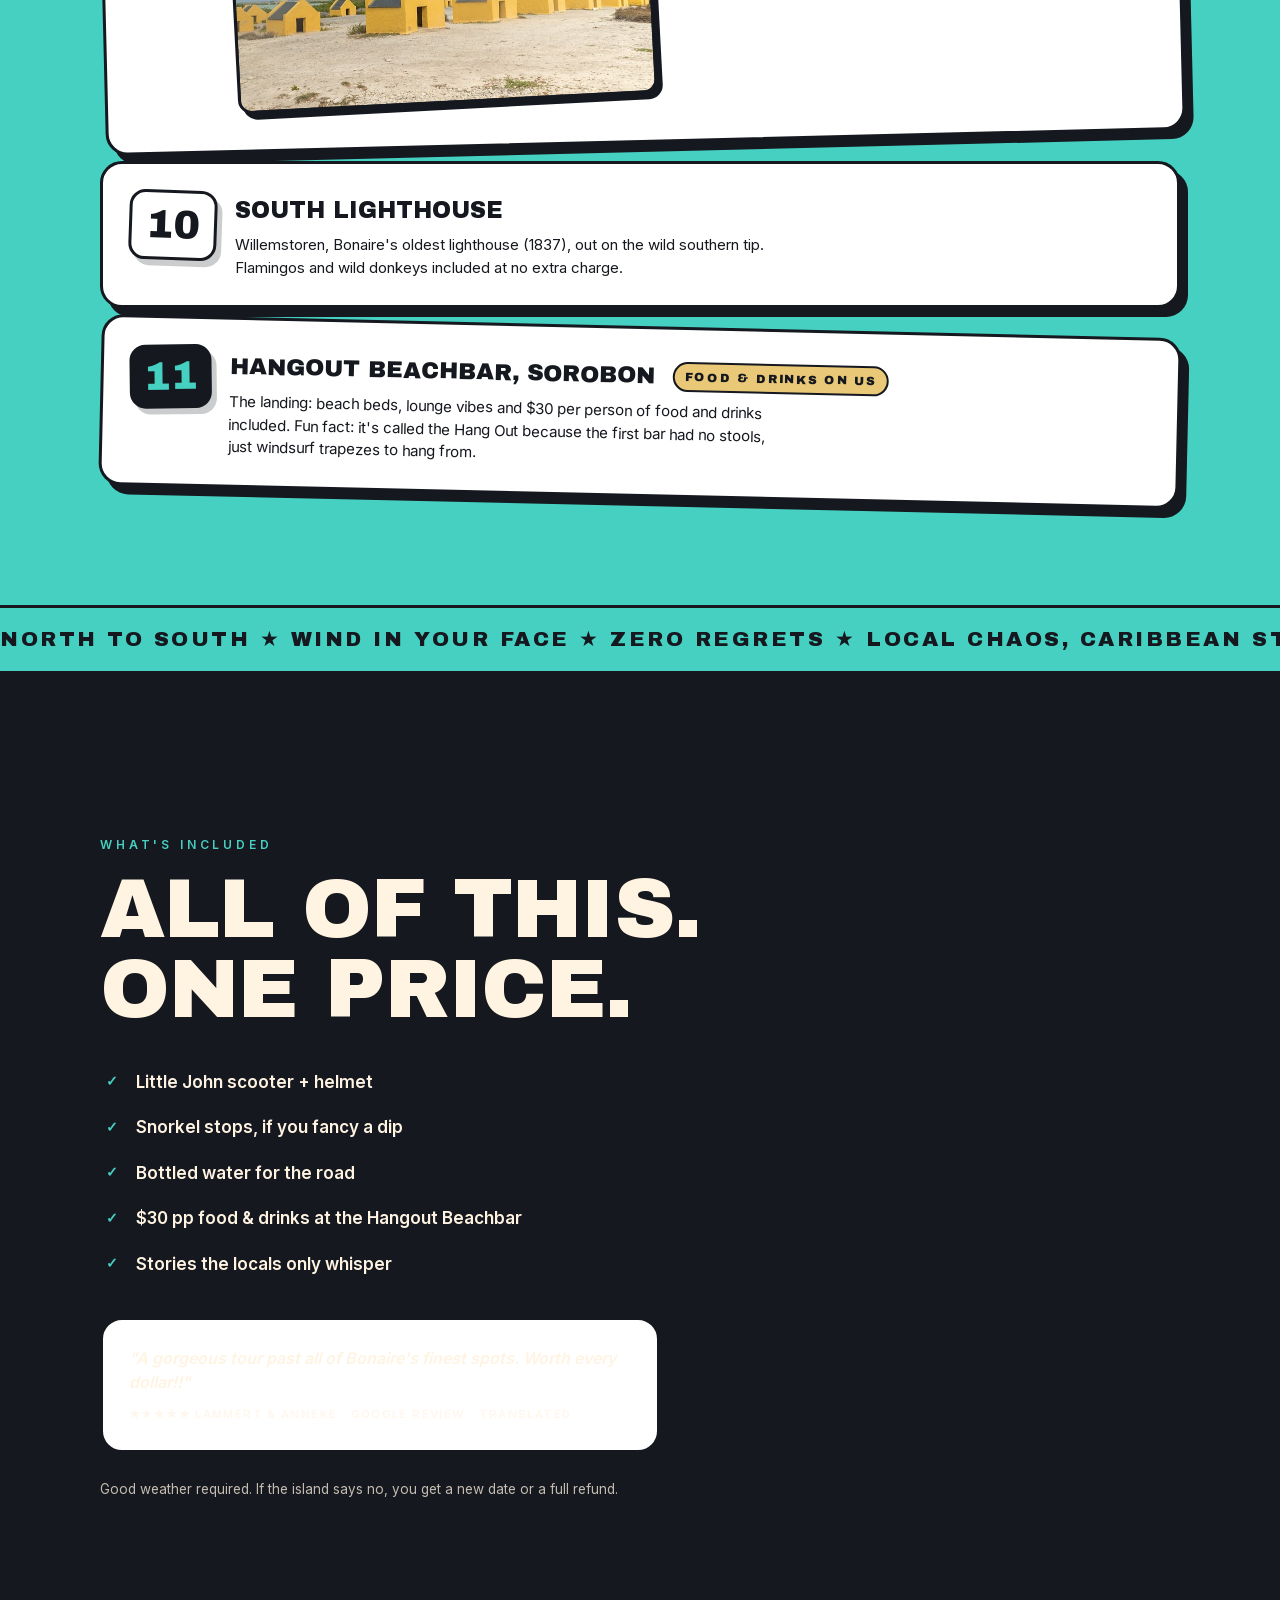
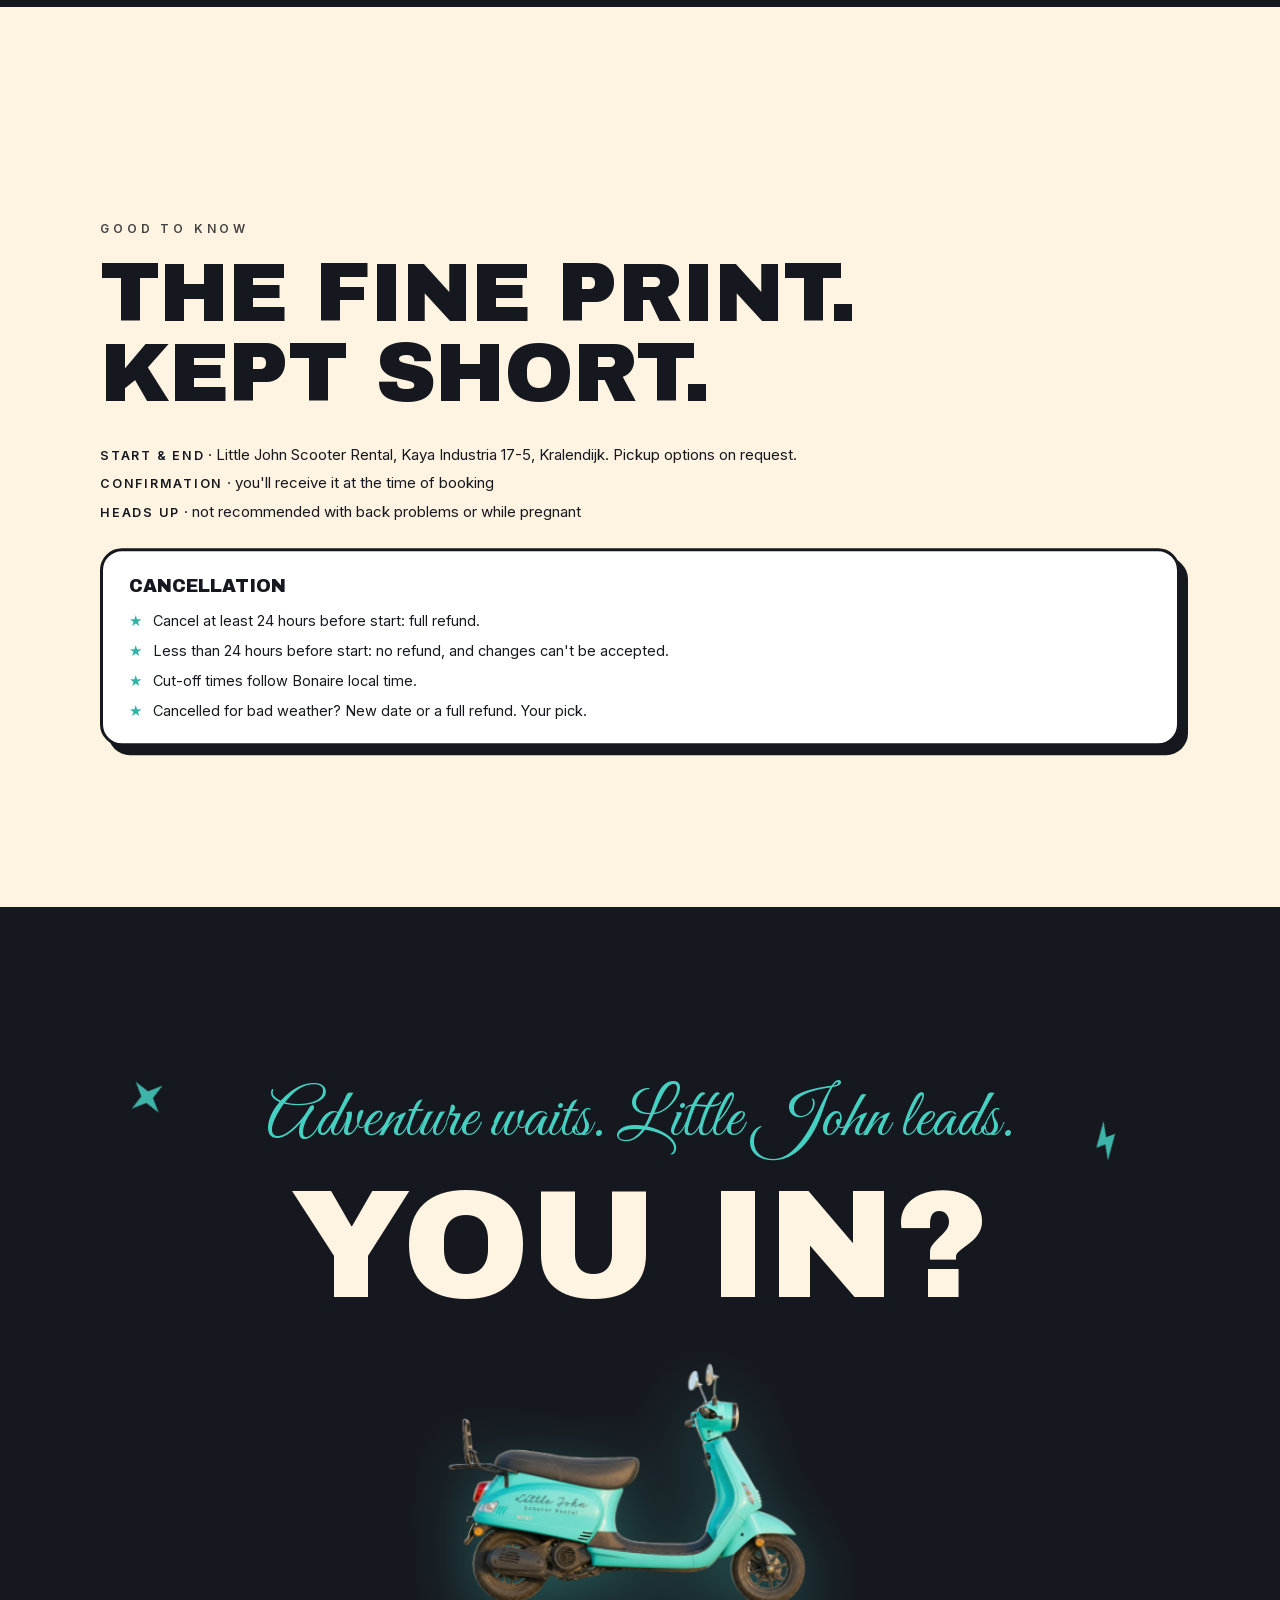
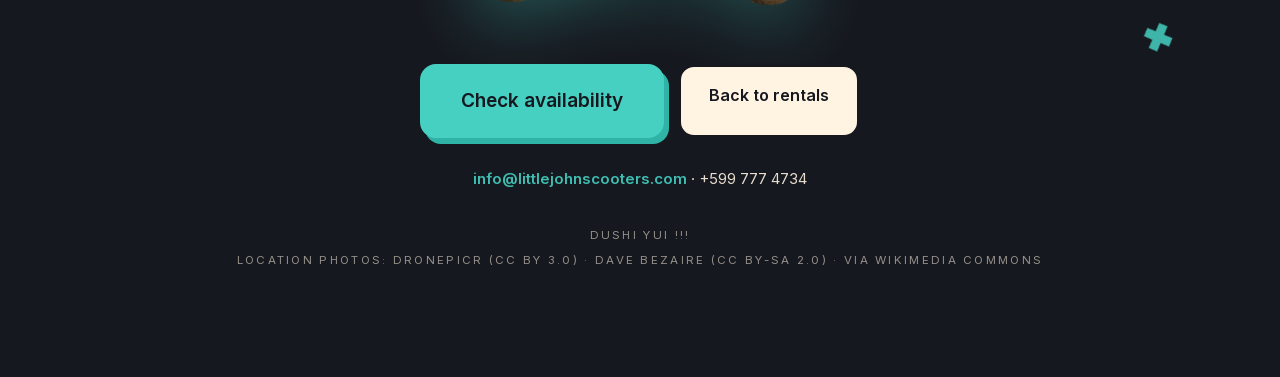
<file: tours/index.html>
<!DOCTYPE html>
<html lang="en">
<head>
<meta charset="UTF-8">
<meta name="viewport" content="width=device-width, initial-scale=1.0">
<title>Island Tour · Little John Scooters · Bonaire</title>
<meta name="description" content="Ride Bonaire North to South with Little John himself. $145 per person, 3-4 hours, max 10 riders. Flamingos, 1000 Steps, Cadushy rum, Salt Pier and a beach-bar finish, food and drinks included.">
<meta name="robots" content="noindex, nofollow">
<link rel="canonical" href="https://salty-code-studio.github.io/little-john-scooters/tours/">
<link rel="alternate" hreflang="en" href="https://salty-code-studio.github.io/little-john-scooters/tours/">
<link rel="alternate" hreflang="nl" href="https://salty-code-studio.github.io/little-john-scooters/nl/tours/">
<link rel="alternate" hreflang="x-default" href="https://salty-code-studio.github.io/little-john-scooters/tours/">
<meta property="og:title" content="Island Tour with Little John · Bonaire">
<meta property="og:description" content="Bonaire unleashed: North to South by scooter with Little John. $145 pp · 3-4 hrs · max 10 riders · beach-bar finish included.">
<meta property="og:type" content="website">
<meta property="og:image" content="https://salty-code-studio.github.io/little-john-scooters/assets/img/og.jpg">
<meta name="twitter:card" content="summary_large_image">
<link rel="icon" href="../assets/img/favicon.svg" type="image/svg+xml">
<link rel="preload" href="../assets/fonts/archivo-black.woff2" as="font" type="font/woff2" crossorigin>
<link rel="preload" href="../assets/fonts/inter-400.woff2" as="font" type="font/woff2" crossorigin>
<link rel="preload" href="../assets/img/cartoon-hero.png" as="image">
<link rel="stylesheet" href="../css/styles.css?v=3">
<script type="application/ld+json">
{
  "@context": "https://schema.org",
  "@type": "TouristTrip",
  "name": "Island Tour with Little John Scooters",
  "description": "Guided scooter tour across Bonaire, North to South: Kralendijk, 1000 Steps, Karpata, Gotomeer, Cadushy Distillery, Rincon, Seru Largu, Salt Pier, Slave Huts, South Lighthouse and the Hangout Beachbar at Sorobon.",
  "touristType": "Adventure travelers",
  "provider": {
    "@type": "LocalBusiness",
    "name": "Little John Scooter Rental",
    "telephone": "+5997774734",
    "address": { "@type": "PostalAddress", "streetAddress": "Kaya Industria 17-5", "addressLocality": "Kralendijk", "addressCountry": "BQ" }
  },
  "offers": {
    "@type": "Offer",
    "price": "145",
    "priceCurrency": "USD",
    "description": "Per person, 3-4 hours, max group of 10, includes scooter, helmet, water and $30 pp food & drinks at the Hangout Beachbar."
  },
  "inLanguage": ["en", "es", "nl", "pap"]
}
</script>
</head>
<body>

<header class="topbar">
  <a class="lockup" href="../" aria-label="Little John Scooters home" style="text-decoration:none">
    <img class="lockup-emblem" src="../assets/img/emblem.png" alt="" width="38" height="32">
    <span class="script">Little John</span>
    <span class="caps">Scooter Rental · <em>Bonaire</em></span>
  </a>
  <p class="tagbar">★ The Island Tour ★</p>
  <div class="topnav">
    <nav class="navlinks" aria-label="Main">
      <a href="../">Rentals</a>
      <a href="../#repairs">Repairs &amp; Parts</a>
    </nav>
    <div class="lang" aria-label="Language">
      <span aria-current="true">EN</span>
      <a href="../nl/tours/" lang="nl" hreflang="nl">NL</a>
    </div>
    <a class="pill" href="https://wa.me/5997774734?text=Hi%21%20I%27d%20like%20to%20check%20availability%20for%20the%20Island%20Tour." target="_blank" rel="noopener">WhatsApp us</a>
  </div>
</header>

<main>

  <section class="stop field-gold" id="hero">
    <div class="doodles" aria-hidden="true">
      <svg class="d d-sparkle" style="top:14%;left:8%" viewBox="0 0 24 24"><path d="M12 0l2.6 9.4L24 12l-9.4 2.6L12 24l-2.6-9.4L0 12l9.4-2.6z"/></svg>
      <svg class="d d-bolt" style="top:18%;right:10%" viewBox="0 0 24 24"><path d="M14 0L4 14h6l-2 10L18 10h-6z"/></svg>
      <svg class="d d-cross" style="bottom:22%;left:12%" viewBox="0 0 24 24"><path d="M4 8l4-4 4 4 4-4 4 4-4 4 4 4-4 4-4-4-4 4-4-4 4-4z"/></svg>
      <svg class="d d-eyes" style="top:38%;left:5%" viewBox="0 0 48 24"><circle cx="12" cy="12" r="10"/><circle cx="36" cy="12" r="10"/><circle class="pupil" cx="14" cy="14" r="4"/><circle class="pupil" cx="38" cy="14" r="4"/></svg>
      <svg class="d d-sparkle" style="top:55%;right:6%" viewBox="0 0 24 24"><path d="M12 0l2.6 9.4L24 12l-9.4 2.6L12 24l-2.6-9.4L0 12l9.4-2.6z"/></svg>
    </div>
    <h1 class="giant" aria-label="One island, one wild ride">
      <span class="line l1">One island.</span>
      <span class="line l3">One wild ride.</span>
    </h1>
    <div class="hero-stage">
      <img class="hero-scooter cartoon-img" src="../assets/img/cartoon-hero.png" alt="Cartoon Little John scooter">
      <div class="hero-puffs" aria-hidden="true"><i></i><i></i><i></i></div>
    </div>
    <div class="spin-badge" aria-hidden="true">
      <svg viewBox="0 0 200 200">
        <defs><path id="circ" d="M100,100 m-78,0 a78,78 0 1,1 156,0 a78,78 0 1,1 -156,0"/></defs>
        <text><textPath href="#circ">$145 PER PERSON ★ 3-4 HOURS ★ MAX 10 RIDERS ★ </textPath></text>
      </svg>
    </div>
    <div class="hero-cta">
      <a class="btn btn-ink" href="book/">Check availability</a>
      <a class="btn btn-line" href="#route">See the route</a>
    </div>
  </section>

  <div class="marquee mq-ink" aria-hidden="true"><div class="mq-track"><span>FLAMINGOS ★ RUM STORIES ★ SNORKEL STOPS ★ 1000 STEPS ★ SALT PIER ★ DUSHI ★ </span><span>FLAMINGOS ★ RUM STORIES ★ SNORKEL STOPS ★ 1000 STEPS ★ SALT PIER ★ DUSHI ★ </span></div></div>

  <section class="stop field-cream" id="intro">
    <div class="wrap">
      <p class="kicker">The deal</p>
      <h2 class="huge">This ain't your<br>grandma's sightseeing.</h2>
      <p class="script accent">Buckle up, Buttercup! (or don't, it's a scooter)</p>
      <p class="tour-lead">Forget those snooze-and-drool bus tours. Hop on a scooter and tear across the island with Little John, your fearless, slightly wild, entirely unofficial Lieutenant. Epic ocean views, flamingos throwing shade, breathtaking snorkel spots and salty secrets, North to South, wind in your face, zero regrets. High-energy, laugh-filled island chaos, Caribbean style, with stories only the locals dare to whisper. Or shout. Depending on the rum.</p>
      <ul class="tour-facts">
        <li>$145 per person</li>
        <li>3–4 hours</li>
        <li>Max group of 10</li>
        <li>Ages 18 – 120</li>
        <li>Live guide: EN · ES · NL · PAP</li>
        <li>Food &amp; drinks at the Hangout included</li>
        <li>Start time: check availability</li>
      </ul>
    </div>
  </section>

  <section class="stop field-mint" id="route">
    <div class="wrap">
      <p class="kicker">The route · North to South</p>
      <h2 class="huge">Eleven stops.<br>Zero regrets.</h2>
      <ol class="route-list">
        <li class="route-card card tilt-l">
          <span class="route-num">01</span>
          <div>
            <h3>Kralendijk</h3>
            <p>Bonaire's lively capital: Caribbean architecture, the Kaya Grandi shopping streets and cruise ships at the piers. In Papiamentu they just call it Playa. We roll straight through the middle.</p>
          </div>
        </li>
        <li class="route-card card">
          <span class="route-num">02</span>
          <div>
            <h3>1000 Steps</h3>
            <p>The famous limestone staircase down to a coral beach, a legendary dive and snorkel spot. Spoiler: it's 67 steps, not 1000. Feels like 1000 on the way back up.</p>
          </div>
        </li>
        <li class="route-card card tilt-r">
          <span class="route-num">03</span>
          <div>
            <h3>Karpata</h3>
            <p>Crystal-clear water, one of the island's favorite reefs, and the ruins of an old plantation right next door. Nature and history in one stop.</p>
          </div>
        </li>
        <li class="route-card card">
          <span class="route-num">04</span>
          <div>
            <h3>Gotomeer</h3>
            <p>A saltwater lagoon at the island's northern end, and the flamingos' favorite hangout. Bonaire is one of the few places on Earth where they nest. Viewpoints all along the road.</p>
          </div>
        </li>
        <li class="route-card card tilt-l">
          <span class="route-num">05</span>
          <div>
            <h3>Cadushy Distillery</h3>
            <p>Ever tried drinking a cactus? Liqueur made from cactus, free tour, free tasting. Oh, and did we mention there is rum? Yes. There is rum.</p>
          </div>
        </li>
        <li class="route-card card">
          <span class="route-num">06</span>
          <div>
            <h3>Rincon</h3>
            <p>The oldest village on Bonaire, founded by the Spanish in a valley to keep it hidden from pirates. The island's cultural heart, full of traditions and festivities.</p>
            <!-- Photo: "Rincon, Bonaire" by Dave Bezaire, CC BY-SA 2.0, Wikimedia Commons -->
            <figure class="loc loc-r"><img src="../assets/img/loc-north.jpg" alt="Rincon village with its yellow church" loading="lazy"></figure>
          </div>
        </li>
        <li class="route-card card tilt-r">
          <span class="route-num">07</span>
          <div>
            <h3>Seru Largu</h3>
            <p>"Large hill". And the best panorama on the island: Kralendijk, the whole south side and Klein Bonaire at your feet. The Kristu monument on top reads "Kristu Ayera, Awe, Semper".</p>
          </div>
        </li>
        <li class="route-card card">
          <span class="route-num">08</span>
          <div>
            <h3>Salt Pier</h3>
            <p>A working salt pier that doubles as a world-class snorkel site: corals wrapped around the pillars, fish everywhere, sea turtles if you're lucky.</p>
          </div>
        </li>
        <li class="route-card card tilt-l">
          <span class="route-num">09</span>
          <div>
            <h3>Slave Huts</h3>
            <p>Tiny stone huts from the island's colonial past, once quarters for enslaved workers of the salt flats. Around 30 still stand. Heavy history, important stop.</p>
            <!-- Photo: "Red Slave Huts Bonaire" by Dronepicr, CC BY 3.0, Wikimedia Commons -->
            <figure class="loc"><img src="../assets/img/loc-south.jpg" alt="Red slave huts on the Bonaire south coast" loading="lazy"></figure>
          </div>
        </li>
        <li class="route-card card">
          <span class="route-num">10</span>
          <div>
            <h3>South Lighthouse</h3>
            <p>Willemstoren, Bonaire's oldest lighthouse (1837), out on the wild southern tip. Flamingos and wild donkeys included at no extra charge.</p>
          </div>
        </li>
        <li class="route-card card tilt-r">
          <span class="route-num">11</span>
          <div>
            <h3>Hangout Beachbar, Sorobon <span class="route-flag">Food &amp; drinks on us</span></h3>
            <p>The landing: beach beds, lounge vibes and $30 per person of food and drinks included. Fun fact: it's called the Hang Out because the first bar had no stools, just windsurf trapezes to hang from.</p>
          </div>
        </li>
      </ol>
    </div>
  </section>

  <div class="marquee mq-mint" aria-hidden="true"><div class="mq-track"><span>NORTH TO SOUTH ★ WIND IN YOUR FACE ★ ZERO REGRETS ★ LOCAL CHAOS, CARIBBEAN STYLE ★ </span><span>NORTH TO SOUTH ★ WIND IN YOUR FACE ★ ZERO REGRETS ★ LOCAL CHAOS, CARIBBEAN STYLE ★ </span></div></div>

  <section class="stop field-ink" id="included">
    <div class="wrap">
      <p class="kicker mint-k">What's included</p>
      <h2 class="huge">All of this.<br>One price.</h2>
      <ul class="checks">
        <li>Little John scooter + helmet</li>
        <li>Snorkel stops, if you fancy a dip</li>
        <li>Bottled water for the road</li>
        <li>$30 pp food &amp; drinks at the Hangout Beachbar</li>
        <li>Stories the locals only whisper</li>
      </ul>
      <blockquote class="card tour-quote">"A gorgeous tour past all of Bonaire's finest spots. Worth every dollar!!"<cite>★★★★★ Lammert &amp; Anneke · Google review · translated</cite></blockquote>
      <p class="smallprint">Good weather required. If the island says no, you get a new date or a full refund.</p>
    </div>
  </section>

  <section class="stop field-cream" id="info">
    <div class="wrap">
      <p class="kicker">Good to know</p>
      <h2 class="huge">The fine print.<br>Kept short.</h2>
      <div class="facts">
        <p><strong>Start &amp; end</strong> · Little John Scooter Rental, Kaya Industria 17-5, Kralendijk. Pickup options on request.</p>
        <p><strong>Confirmation</strong> · you'll receive it at the time of booking</p>
        <p><strong>Heads up</strong> · not recommended with back problems or while pregnant</p>
      </div>
      <div class="policy">
        <h3>Cancellation</h3>
        <ul>
          <li>Cancel at least 24 hours before start: full refund.</li>
          <li>Less than 24 hours before start: no refund, and changes can't be accepted.</li>
          <li>Cut-off times follow Bonaire local time.</li>
          <li>Cancelled for bad weather? New date or a full refund. Your pick.</li>
        </ul>
      </div>
    </div>
  </section>

  <section class="stop field-ink" id="finale">
    <div class="doodles" aria-hidden="true">
      <svg class="d d-sparkle" style="top:16%;left:10%" viewBox="0 0 24 24"><path d="M12 0l2.6 9.4L24 12l-9.4 2.6L12 24l-2.6-9.4L0 12l9.4-2.6z"/></svg>
      <svg class="d d-bolt" style="top:20%;right:12%" viewBox="0 0 24 24"><path d="M14 0L4 14h6l-2 10L18 10h-6z"/></svg>
      <svg class="d d-cross" style="bottom:30%;right:8%" viewBox="0 0 24 24"><path d="M4 8l4-4 4 4 4-4 4 4-4 4 4 4-4 4-4-4-4 4-4-4 4-4z"/></svg>
    </div>
    <div class="wrap finale-wrap">
      <p class="script big-script">Adventure waits. Little John leads.</p>
      <h2 class="giant-2">You in?</h2>
      <img class="finale-scooter" src="../assets/img/scooter-profile.png" alt="">
      <div class="hero-cta">
        <a class="btn btn-mint btn-big" href="book/">Check availability</a>
        <a class="btn btn-line" href="../">Back to rentals</a>
      </div>
      <p class="contact-line"><a href="mailto:info@littlejohnscooters.com">info@littlejohnscooters.com</a> · +599 777 4734</p>
      <footer>
        <p class="credit">Dushi Yui !!!</p>
        <p class="credit credit-photos">Location photos: Dronepicr (CC BY 3.0) · Dave Bezaire (CC BY-SA 2.0) · via Wikimedia Commons</p>
      </footer>
    </div>
  </section>
</main>

<div class="grain" aria-hidden="true"></div>

<script src="../js/vendor/gsap.min.js"></script>
<script src="../js/vendor/ScrollTrigger.min.js"></script>
<script src="../js/main.js"></script>
</body>
</html>
</file>
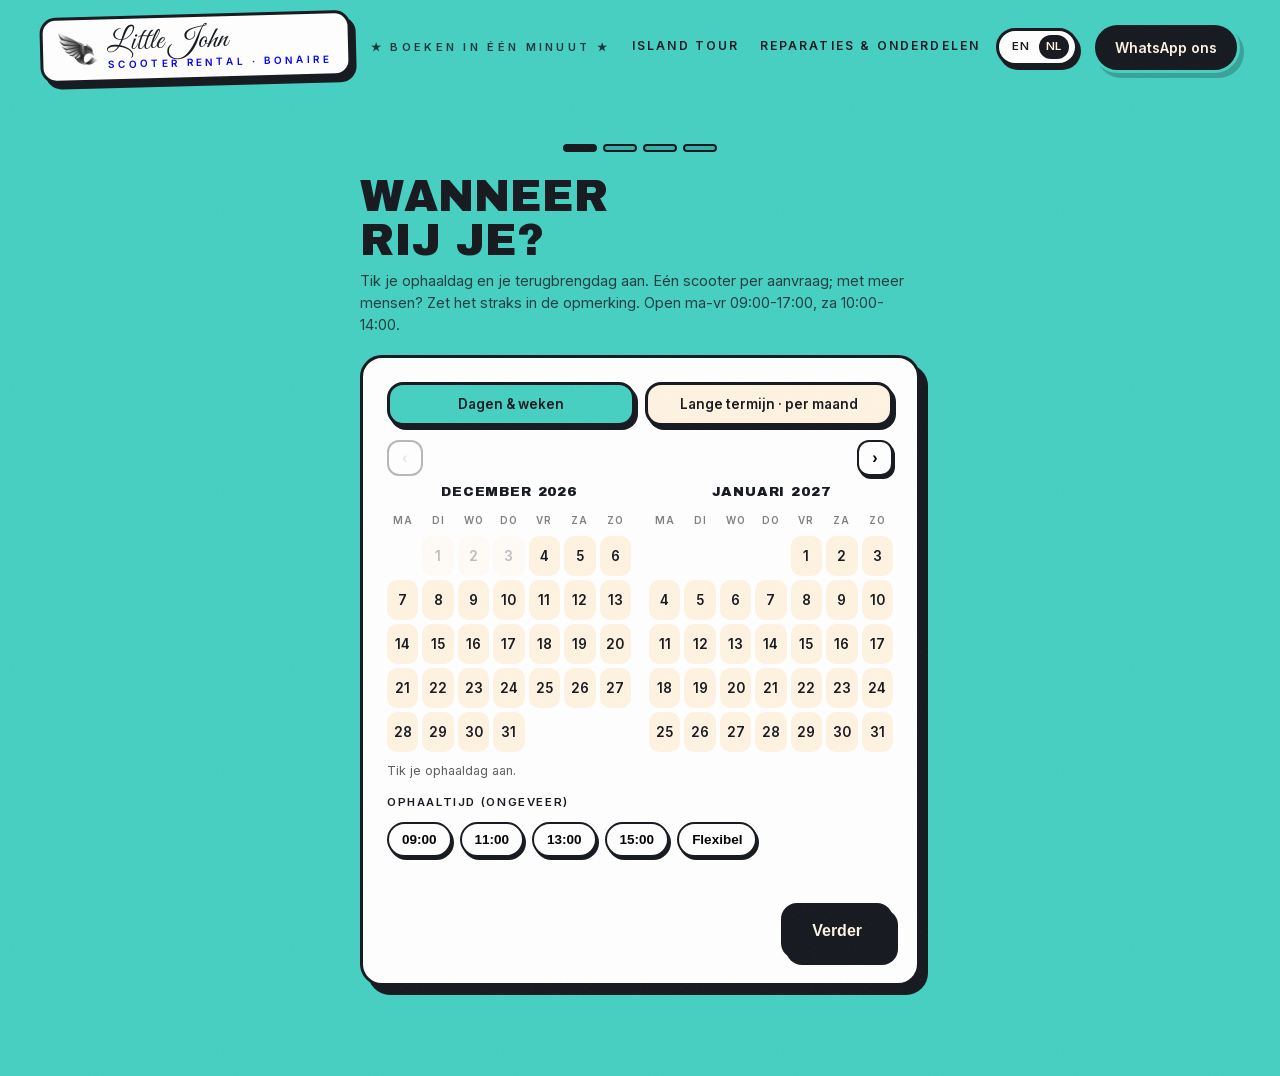
<file: nl/book/index.html>
<!DOCTYPE html>
<html lang="nl">
<head>
<meta charset="UTF-8">
<meta name="viewport" content="width=device-width, initial-scale=1.0">
<title>Reserveer je scooter · Little John Scooters · Bonaire</title>
<meta name="description" content="Reserveer een Little John scooter in één minuut. Tik je dagen aan op de kalender en stuur je boeking direct via WhatsApp.">
<meta name="robots" content="noindex, nofollow">
<link rel="canonical" href="https://salty-code-studio.github.io/little-john-scooters/nl/book/">
<link rel="alternate" hreflang="en" href="https://salty-code-studio.github.io/little-john-scooters/book/">
<link rel="alternate" hreflang="nl" href="https://salty-code-studio.github.io/little-john-scooters/nl/book/">
<link rel="alternate" hreflang="x-default" href="https://salty-code-studio.github.io/little-john-scooters/book/">
<meta property="og:title" content="Reserveer je scooter · Little John Scooters · Bonaire">
<meta property="og:description" content="Reserveer een Little John scooter in één minuut. Tik je dagen aan op de kalender en stuur je boeking direct via WhatsApp.">
<meta property="og:type" content="website">
<meta property="og:image" content="https://salty-code-studio.github.io/little-john-scooters/assets/img/og.jpg">
<meta name="twitter:card" content="summary_large_image">
<link rel="icon" href="../../assets/img/favicon.svg" type="image/svg+xml">
<link rel="preload" href="../../assets/fonts/archivo-black.woff2" as="font" type="font/woff2" crossorigin>
<link rel="preload" href="../../assets/fonts/inter-400.woff2" as="font" type="font/woff2" crossorigin>
<link rel="stylesheet" href="../../css/styles.css?v=3">
</head><body data-quiz="rental">

<header class="topbar">
  <a class="lockup" href="../../" aria-label="Little John Scooters home" style="text-decoration:none">
    <img class="lockup-emblem" src="../../assets/img/emblem.png" alt="" width="38" height="32">
    <span class="script">Little John</span>
    <span class="caps">Scooter Rental · <em>Bonaire</em></span>
  </a>
  <p class="tagbar">★ Boeken in één minuut ★</p>
  <div class="topnav">
    <nav class="navlinks" aria-label="Hoofdmenu"><a href="../tours/">Island Tour</a><a href="../repairs/">Reparaties &amp; Onderdelen</a></nav>
    <div class="lang" aria-label="Taal"><a href="../../book/" lang="en" hreflang="en">EN</a><span aria-current="true">NL</span></div>
    <a class="pill" href="https://wa.me/5997774734?text=Hoi%21%20Ik%20wil%20graag%20een%20scooter%20reserveren." target="_blank" rel="noopener">WhatsApp ons</a>
  </div>
</header>

<main>
  <section class="stop field-mint quiz-stop">
    <div class="quiz">
      <div class="quiz-progress" aria-hidden="true"><i class="on"></i><i></i><i></i><i></i></div>
<section class="q-step active" data-validate="dates" aria-label="Data">
  <h1 class="q-title">Wanneer<br>rij je?</h1>
  <p class="q-sub">Tik je ophaaldag en je terugbrengdag aan. Eén scooter per aanvraag; met meer mensen? Zet het straks in de opmerking. Open ma-vr 09:00-17:00, za 10:00-14:00.</p>
  <div class="q-card">
<div class="q-opts row q-modes"><button type="button" class="q-opt sel" data-mode="range">Dagen &amp; weken</button><button type="button" class="q-opt" data-mode="longterm">Lange termijn · per maand</button></div>
<div class="cal2" id="qCal" aria-label="Kies je datums"></div>
<div class="q-field" id="qMonthsField" hidden><span>Hoeveel maanden? (je terugbrengdag vult zich in)</span><div class="q-chips"><button type="button" class="q-chip" data-months="1">1</button><button type="button" class="q-chip" data-months="2">2</button><button type="button" class="q-chip" data-months="3">3</button><button type="button" class="q-chip" data-months="4">4</button><button type="button" class="q-chip" data-months="5">5</button><button type="button" class="q-chip" data-months="6">6</button></div></div>
<div class="q-field"><span>Ophaaltijd (ongeveer)</span><div class="q-chips"><button type="button" class="q-chip" data-time="09:00">09:00</button><button type="button" class="q-chip" data-time="11:00">11:00</button><button type="button" class="q-chip" data-time="13:00">13:00</button><button type="button" class="q-chip" data-time="15:00">15:00</button><button type="button" class="q-chip" data-time="flexibel">Flexibel</button></div></div>
<div class="q-est" id="qEst" hidden></div>
<p class="q-error" role="alert"></p>
<div class="q-nav"><span></span><button type="button" class="btn btn-ink" data-next>Verder</button></div>
  </div>
</section>
<section class="q-step" data-validate="where" aria-label="Ophalen of bezorgen">
  <h1 class="q-title">Ophalen of<br>bezorgen?</h1>
  <p class="q-sub">We brengen de scooter ook naar je hotel of appartement.</p>
  <div class="q-card">
<div class="q-opts"><button type="button" class="q-opt sel" data-where="shop">Bij de shop · Kaya Industria 17-5</button><button type="button" class="q-opt" data-where="delivery">Breng 'm naar mij</button></div>
<label class="q-field" id="qPlaceField" hidden><span>Waar?</span><input class="q-input" type="text" id="qPlace" placeholder="Hotel, appartement of adres"></label>
<p class="q-error" role="alert"></p>
<div class="q-nav"><button type="button" class="btn btn-line" data-back>Terug</button><button type="button" class="btn btn-ink" data-next>Verder</button></div>
  </div>
</section>
<section class="q-step" data-validate="name" aria-label="Je naam">
  <h1 class="q-title">Wie gaat<br>er rijden?</h1>
  <p class="q-sub">Een naam is genoeg. Je stuurt het bericht zelf, dus je WhatsApp-nummer komt automatisch mee.</p>
  <div class="q-card">
<label class="q-field"><span>Je naam</span><input class="q-input" type="text" id="qName" placeholder="Je naam"></label>
<label class="q-field"><span>Nog iets kwijt? (optioneel)</span><input class="q-input" type="text" id="qNote" placeholder="Tweede helm, extra scooter, late aankomst…"></label>
<p class="q-error" role="alert"></p>
<div class="q-nav"><button type="button" class="btn btn-line" data-back>Terug</button><button type="button" class="btn btn-ink" data-next>Verder</button></div>
  </div>
</section>
<section class="q-step" aria-label="Verstuur je aanvraag">
  <h1 class="q-title">Versturen.<br>Rijden.</h1>
  <p class="q-sub">Eén tik opent WhatsApp met je aanvraag kant-en-klaar. Sjonnie bevestigt 'm persoonlijk. Betalen doe je bij het ophalen: contant of pin.</p>
  <div class="q-card">
    <ul class="q-recap"><li><b>Scooter</b><span>Myst 50cc</span></li><li><b>Van</b><span id="rFrom"></span></li><li><b>Tot</b><span id="rUntil"></span></li><li><b>Richtprijs</b><span id="rEst"></span></li><li><b>Waar</b><span id="rWhere"></span></li><li><b>Naam</b><span id="rName"></span></li></ul>
    <a class="btn btn-mint btn-big q-wa" id="qSend" href="#" target="_blank" rel="noopener">Verstuur via WhatsApp</a>
    <p class="q-alt">Liever even bellen? App of bel <a href="https://wa.me/5997774734" target="_blank" rel="noopener">+599 777 4734</a></p>
    <div class="q-nav"><button type="button" class="btn btn-line" data-back>Terug</button><span></span></div>
  </div>
</section>
    </div>
  </section>
</main>

<div class="grain" aria-hidden="true"></div>

<script src="../../js/config.js"></script>
<script src="../../js/quiz.js"></script>
</body>
</html>
</file>
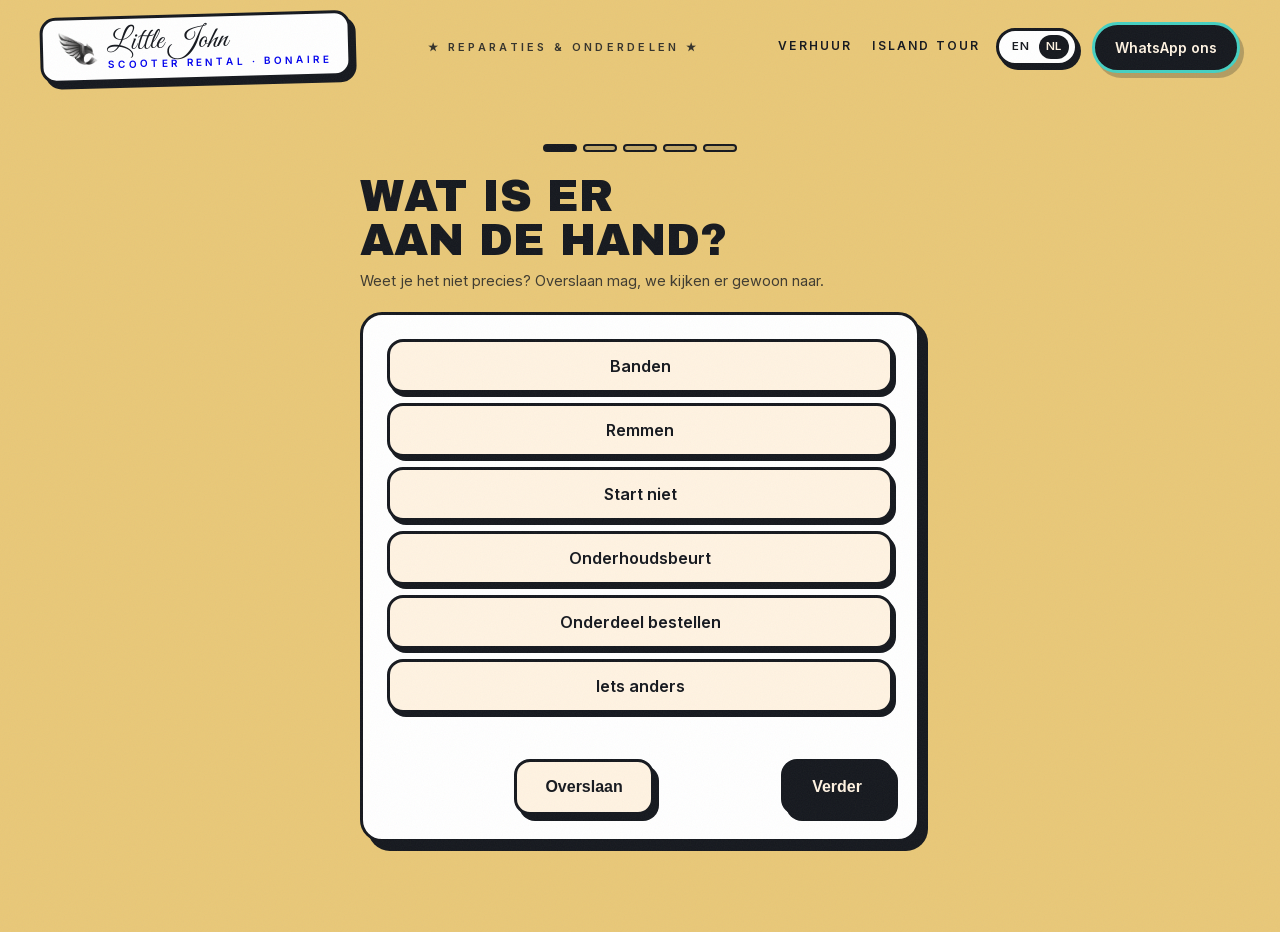
<file: nl/repairs/index.html>
<!DOCTYPE html>
<html lang="nl">
<head>
<meta charset="UTF-8">
<meta name="viewport" content="width=device-width, initial-scale=1.0">
<title>Reparaties &amp; Onderdelen · Little John Scooters · Bonaire</title>
<meta name="description" content="Scooterreparaties met ophaalservice en onderdelen op bestelling. Stuur je aanvraag in één minuut via WhatsApp; vragen overslaan mag.">
<meta name="robots" content="noindex, nofollow">
<link rel="canonical" href="https://salty-code-studio.github.io/little-john-scooters/nl/repairs/">
<link rel="alternate" hreflang="en" href="https://salty-code-studio.github.io/little-john-scooters/repairs/">
<link rel="alternate" hreflang="nl" href="https://salty-code-studio.github.io/little-john-scooters/nl/repairs/">
<link rel="alternate" hreflang="x-default" href="https://salty-code-studio.github.io/little-john-scooters/repairs/">
<meta property="og:title" content="Reparaties &amp; Onderdelen · Little John Scooters · Bonaire">
<meta property="og:description" content="Scooterreparaties met ophaalservice en onderdelen op bestelling. Stuur je aanvraag in één minuut via WhatsApp; vragen overslaan mag.">
<meta property="og:type" content="website">
<meta property="og:image" content="https://salty-code-studio.github.io/little-john-scooters/assets/img/og.jpg">
<meta name="twitter:card" content="summary_large_image">
<link rel="icon" href="../../assets/img/favicon.svg" type="image/svg+xml">
<link rel="preload" href="../../assets/fonts/archivo-black.woff2" as="font" type="font/woff2" crossorigin>
<link rel="preload" href="../../assets/fonts/inter-400.woff2" as="font" type="font/woff2" crossorigin>
<link rel="stylesheet" href="../../css/styles.css?v=3">
</head><body data-quiz="repair">

<header class="topbar">
  <a class="lockup" href="../../" aria-label="Little John Scooters home" style="text-decoration:none">
    <img class="lockup-emblem" src="../../assets/img/emblem.png" alt="" width="38" height="32">
    <span class="script">Little John</span>
    <span class="caps">Scooter Rental · <em>Bonaire</em></span>
  </a>
  <p class="tagbar">★ Reparaties & Onderdelen ★</p>
  <div class="topnav">
    <nav class="navlinks" aria-label="Hoofdmenu"><a href="../">Verhuur</a><a href="../tours/">Island Tour</a></nav>
    <div class="lang" aria-label="Taal"><a href="../../repairs/" lang="en" hreflang="en">EN</a><span aria-current="true">NL</span></div>
    <a class="pill" href="https://wa.me/5997774734?text=Hoi%21%20Mijn%20scooter%20heeft%20een%20reparatie%20nodig." target="_blank" rel="noopener">WhatsApp ons</a>
  </div>
</header>

<main>
  <section class="stop field-gold quiz-stop">
    <div class="quiz">
      <div class="quiz-progress" aria-hidden="true"><i class="on"></i><i></i><i></i><i></i><i></i></div>
<section class="q-step active" data-validate="issue" aria-label="Wat is er aan de hand">
  <h1 class="q-title">Wat is er<br>aan de hand?</h1>
  <p class="q-sub">Weet je het niet precies? Overslaan mag, we kijken er gewoon naar.</p>
  <div class="q-card">
<div class="q-opts"><button type="button" class="q-opt" data-issue="tires">Banden</button><button type="button" class="q-opt" data-issue="brakes">Remmen</button><button type="button" class="q-opt" data-issue="start">Start niet</button><button type="button" class="q-opt" data-issue="service">Onderhoudsbeurt</button><button type="button" class="q-opt" data-issue="parts">Onderdeel bestellen</button><button type="button" class="q-opt" data-issue="other">Iets anders</button></div>
<label class="q-field" id="qIssueDetailField" hidden><span>Vertel iets meer (optioneel)</span><input class="q-input" type="text" id="qIssueDetail" placeholder="Welk onderdeel, wat hoor of voel je…"></label>
<p class="q-error" role="alert"></p>
<div class="q-nav"><span></span><button type="button" class="btn btn-line" data-skip>Overslaan</button><button type="button" class="btn btn-ink" data-next>Verder</button></div>
  </div>
</section>
<section class="q-step" aria-label="Welke scooter">
  <h1 class="q-title">Welke<br>scooter?</h1>
  <p class="q-sub">Niet van ons? Geen probleem, die maken we ook.</p>
  <div class="q-card">
<div class="q-opts"><button type="button" class="q-opt" data-owner="lj">Een Little John scooter</button><button type="button" class="q-opt" data-owner="own">Mijn eigen scooter</button></div>
<label class="q-field" id="qModelField" hidden><span>Merk &amp; model (als je het weet)</span><input class="q-input" type="text" id="qModel" placeholder="Bijv. Kymco Agility 50"></label>
<p class="q-error" role="alert"></p>
<div class="q-nav"><button type="button" class="btn btn-line" data-back>Terug</button><button type="button" class="btn btn-line" data-skip>Overslaan</button><button type="button" class="btn btn-ink" data-next>Verder</button></div>
  </div>
</section>
<section class="q-step" data-validate="where" aria-label="Brengen of ophalen">
  <h1 class="q-title">Brengen of<br>ophalen?</h1>
  <p class="q-sub">Wij komen 'm ook gewoon halen, op afspraak. Zeg maar waar.</p>
  <div class="q-card">
<div class="q-opts"><button type="button" class="q-opt" data-where="bring">Ik breng 'm naar de shop</button><button type="button" class="q-opt" data-where="fetch">Kom 'm ophalen</button></div>
<label class="q-field" id="qPlaceField" hidden><span>Waar staat 'ie?</span><input class="q-input" type="text" id="qPlace" placeholder="Adres of plek"></label>
<p class="q-error" role="alert"></p>
<div class="q-nav"><button type="button" class="btn btn-line" data-back>Terug</button><button type="button" class="btn btn-line" data-skip>Overslaan</button><button type="button" class="btn btn-ink" data-next>Verder</button></div>
  </div>
</section>
<section class="q-step" aria-label="Je naam">
  <h1 class="q-title">Wie ben<br>je?</h1>
  <p class="q-sub">Mag ook zonder: je appt tenslotte vanaf je eigen nummer.</p>
  <div class="q-card">
<label class="q-field"><span>Je naam (optioneel)</span><input class="q-input" type="text" id="qName" placeholder="Je naam"></label>
<label class="q-field"><span>Nog iets kwijt? (optioneel)</span><input class="q-input" type="text" id="qNote" placeholder="Wanneer komt het uit?"></label>
<p class="q-error" role="alert"></p>
<div class="q-nav"><button type="button" class="btn btn-line" data-back>Terug</button><button type="button" class="btn btn-line" data-skip>Overslaan</button><button type="button" class="btn btn-ink" data-next>Verder</button></div>
  </div>
</section>
<section class="q-step" aria-label="Verstuur je aanvraag">
  <h1 class="q-title">Versturen.<br>Wij fixen.</h1>
  <p class="q-sub">Eén tik opent WhatsApp met je aanvraag. Sjonnie reageert met een moment (en een prijs als het een onderdeel is).</p>
  <div class="q-card">
    <ul class="q-recap"><li><b>Wat</b><span id="rIssue"></span></li><li><b>Scooter</b><span id="rScooter"></span></li><li><b>Waar</b><span id="rWhere"></span></li><li><b>Naam</b><span id="rName"></span></li></ul>
    <a class="btn btn-mint btn-big q-wa" id="qSend" href="#" target="_blank" rel="noopener">Verstuur via WhatsApp</a>
    <p class="q-alt">Liever even bellen? App of bel <a href="https://wa.me/5997774734" target="_blank" rel="noopener">+599 777 4734</a></p>
    <div class="q-nav"><button type="button" class="btn btn-line" data-back>Terug</button><span></span></div>
  </div>
</section>
    </div>
  </section>
</main>

<div class="grain" aria-hidden="true"></div>

<script src="../../js/config.js"></script>
<script src="../../js/quiz.js"></script>
</body>
</html>
</file>
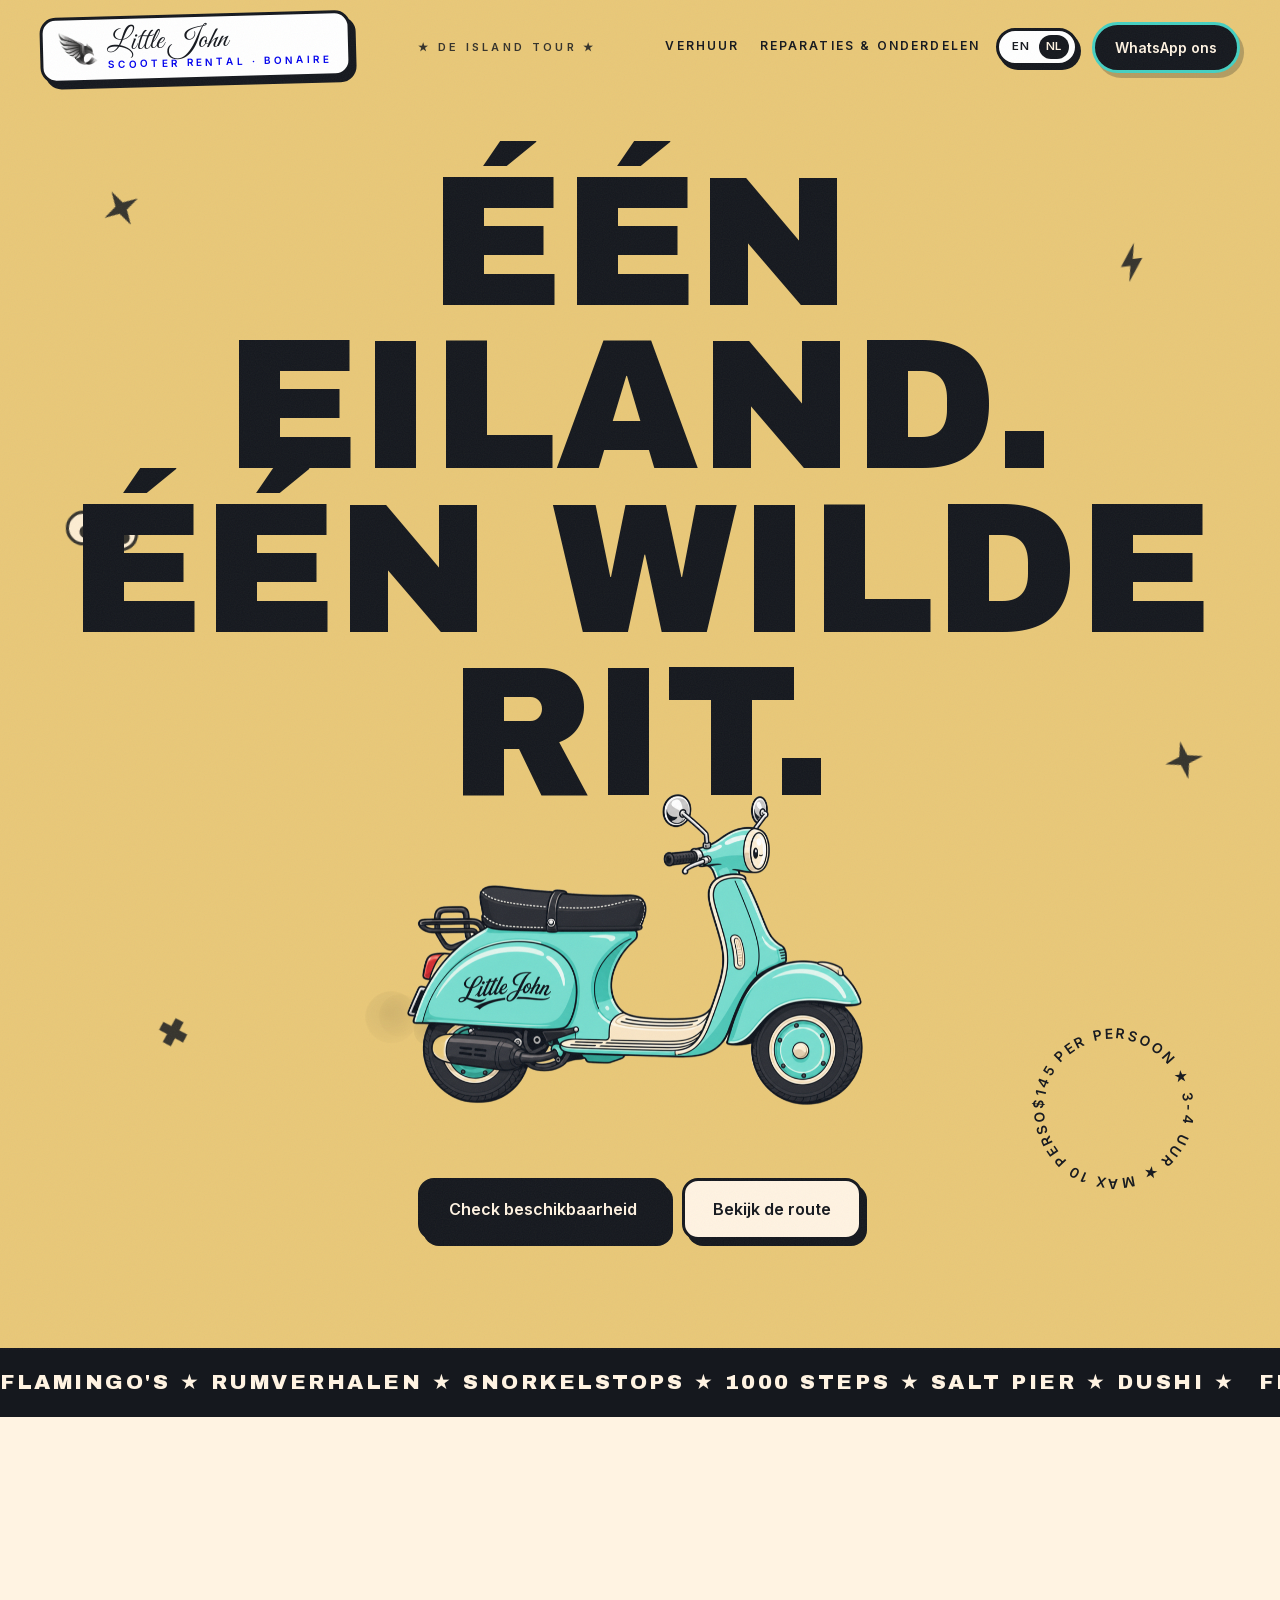
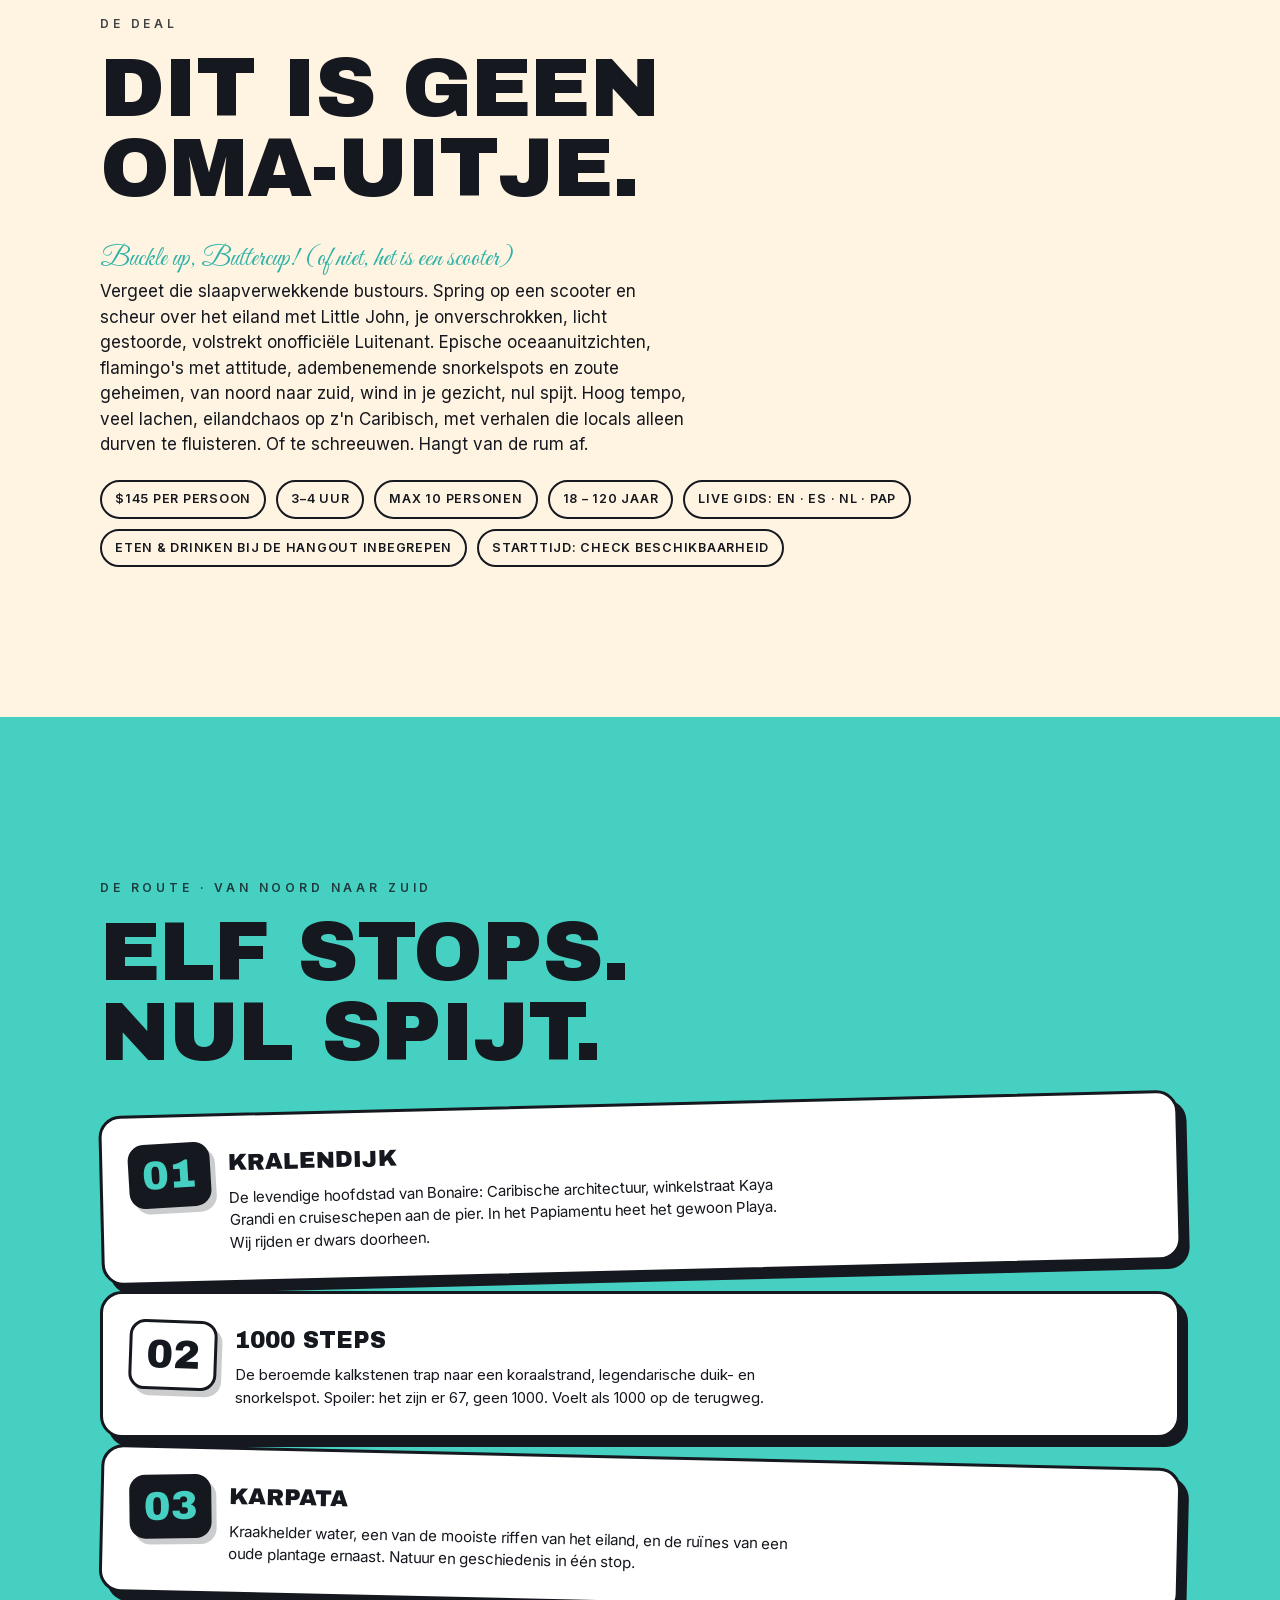
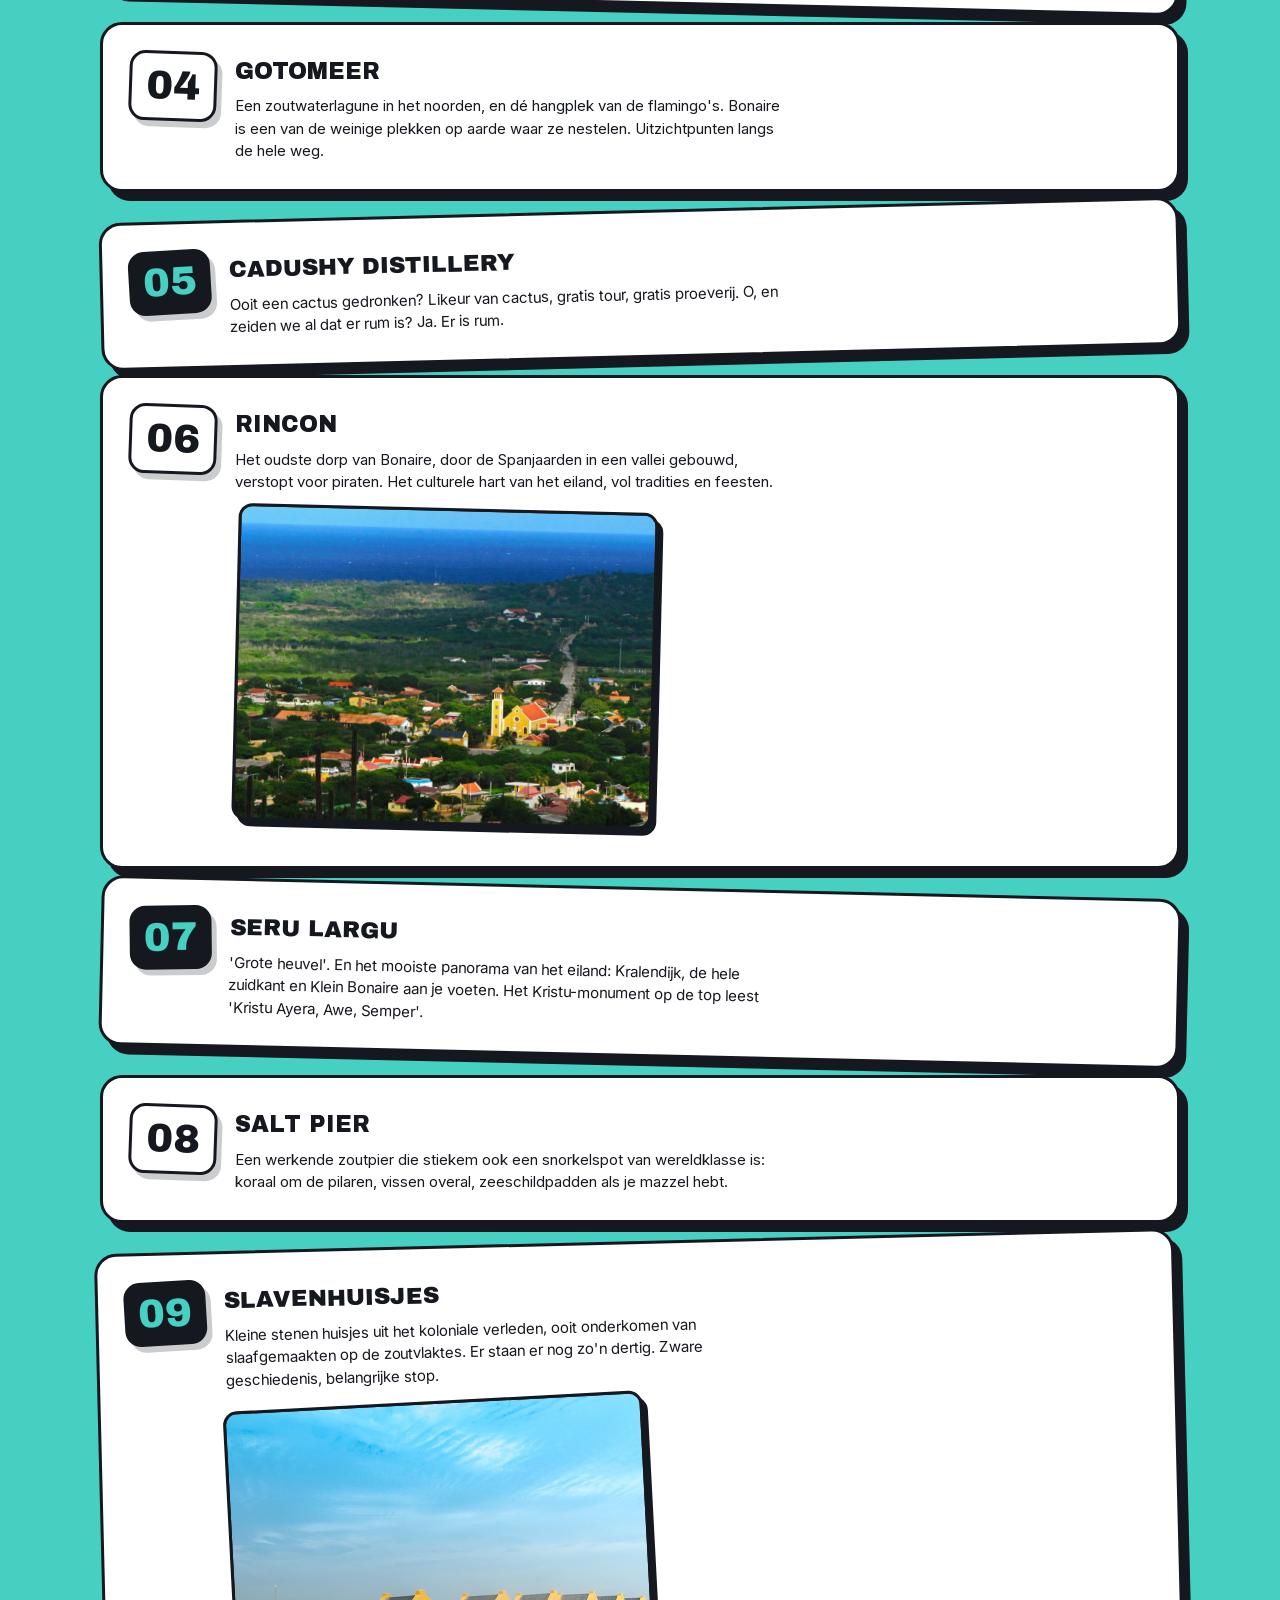
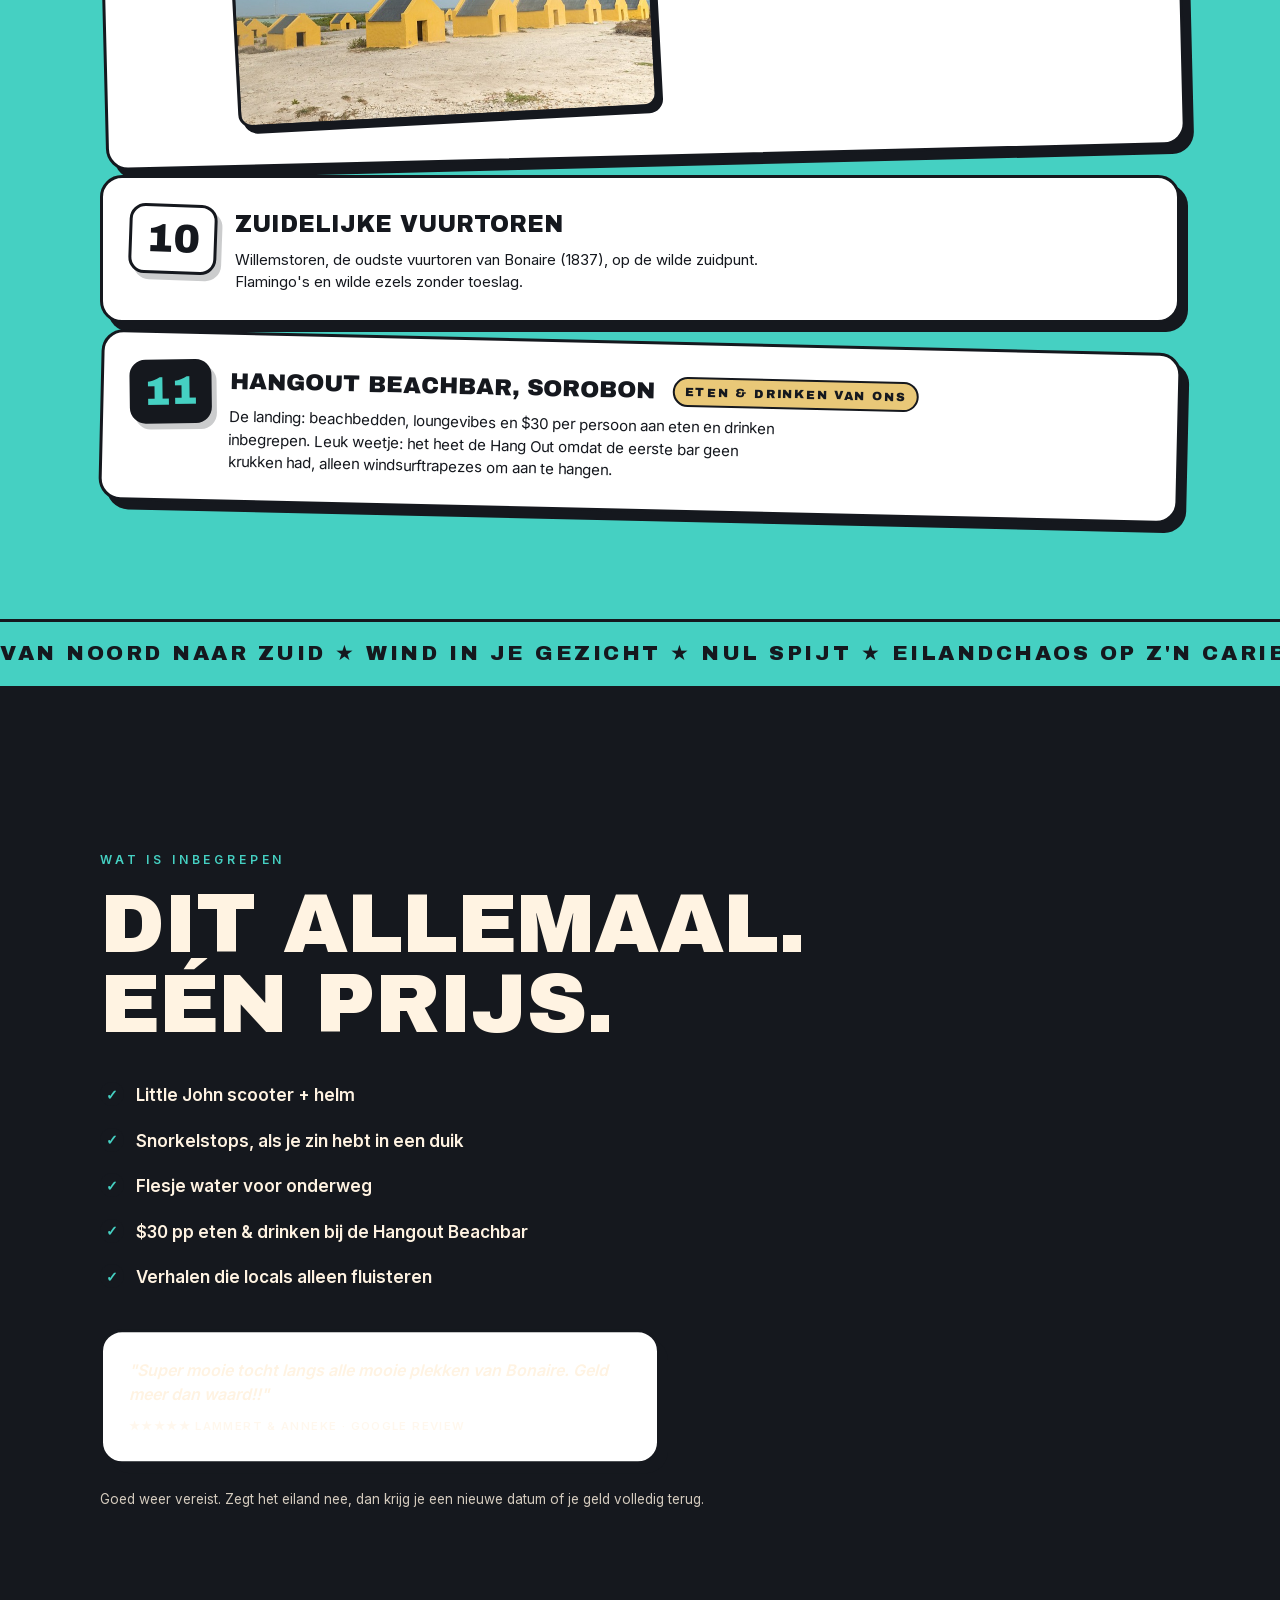
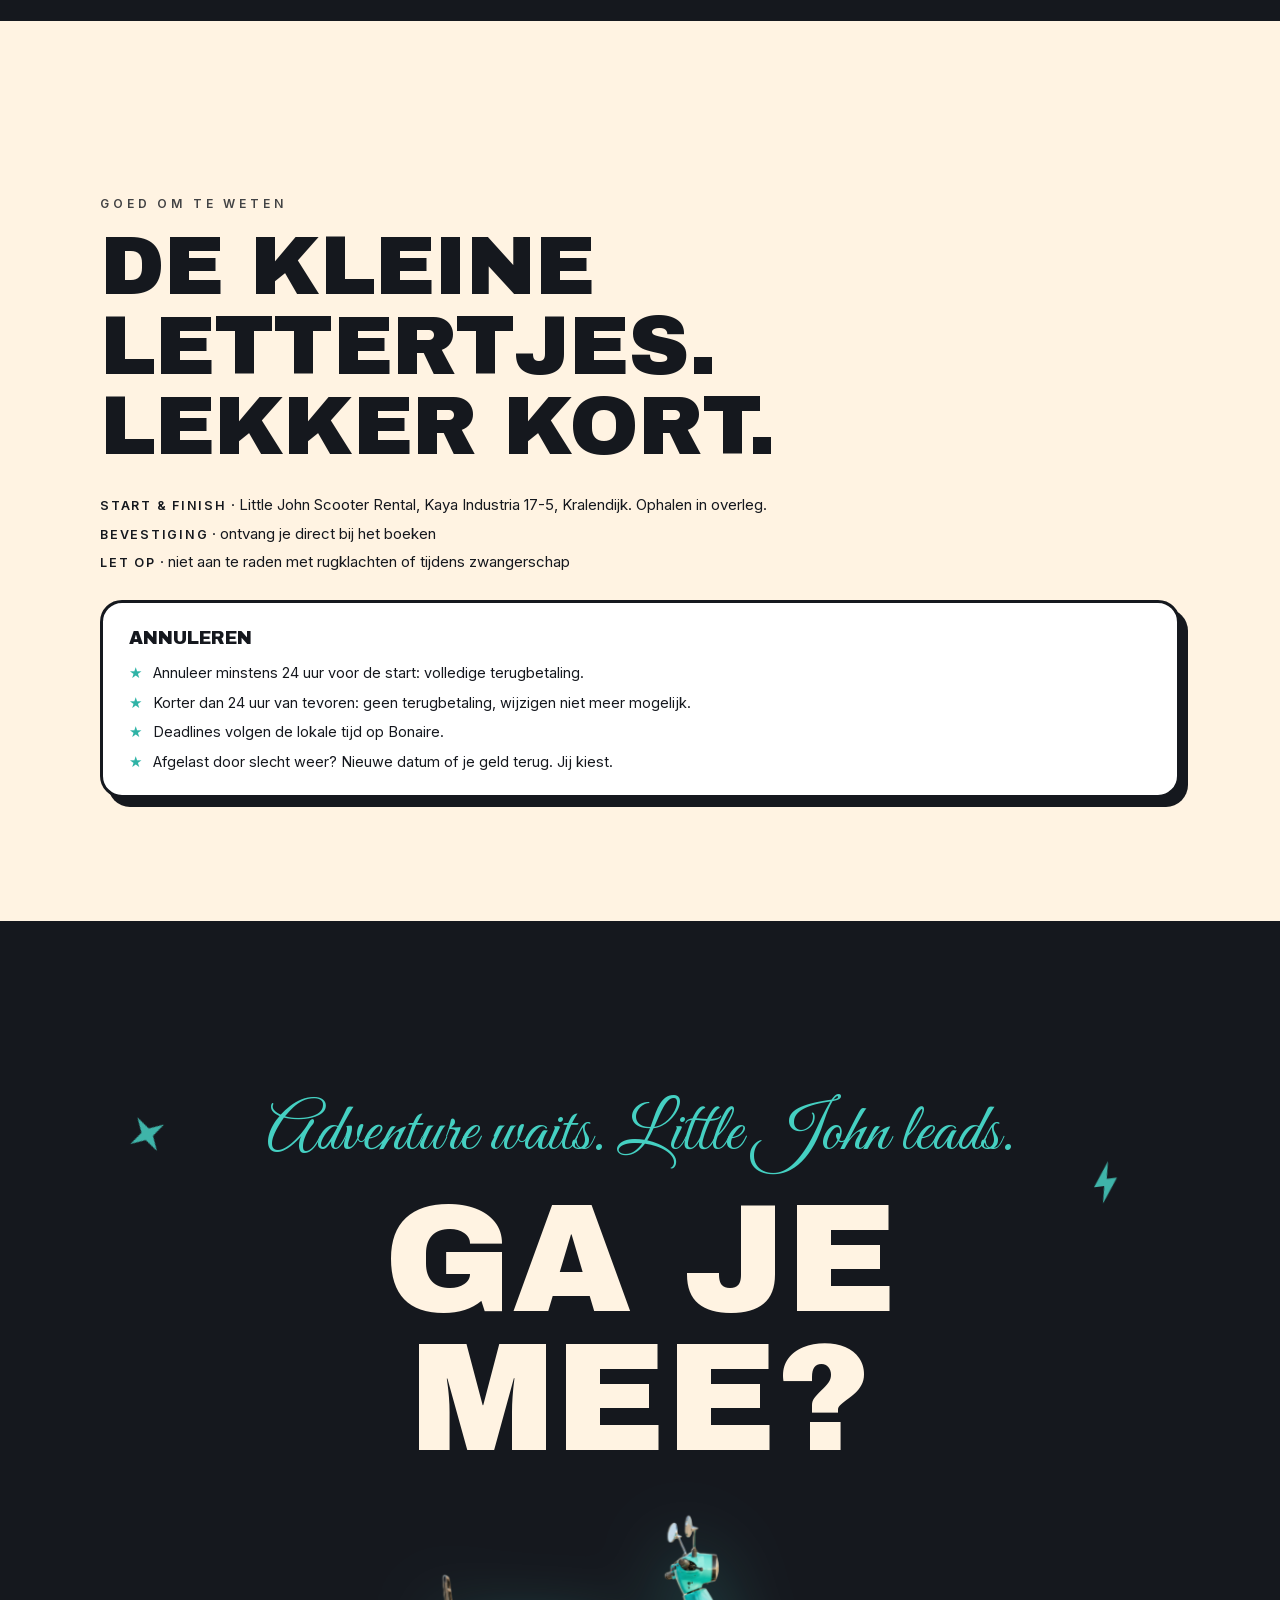
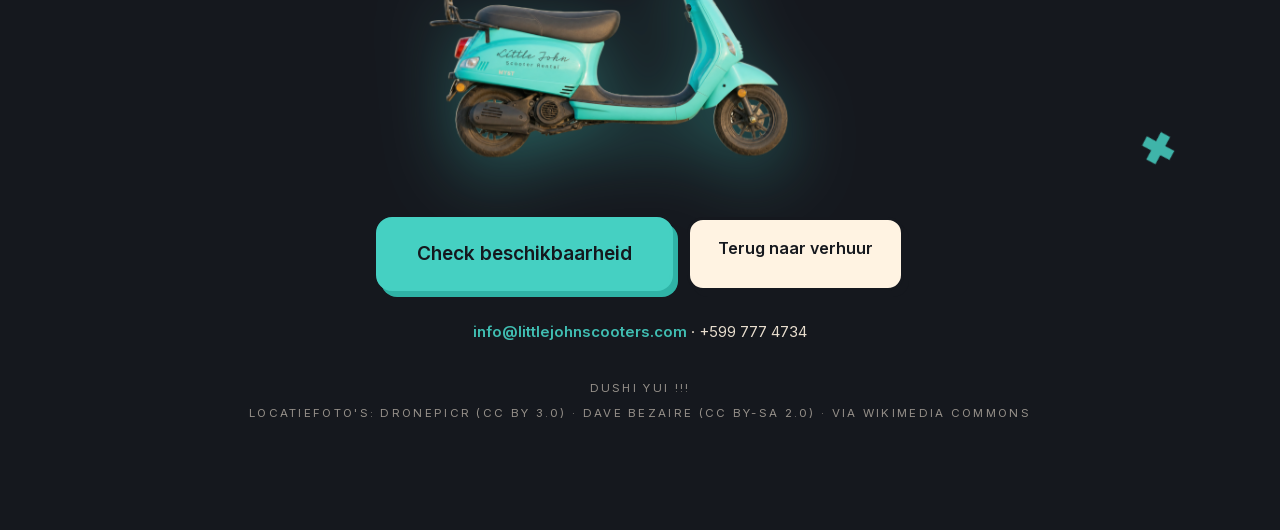
<file: nl/tours/index.html>
<!DOCTYPE html>
<html lang="nl">
<head>
<meta charset="UTF-8">
<meta name="viewport" content="width=device-width, initial-scale=1.0">
<title>Island Tour · Little John Scooters · Bonaire</title>
<meta name="description" content="Rij Bonaire van noord naar zuid met Little John zelf. $145 per persoon, 3-4 uur, max 10 personen. Flamingo's, 1000 Steps, Cadushy-rum, Salt Pier en een beachbar-finish, eten en drinken inbegrepen.">
<meta name="robots" content="noindex, nofollow">
<link rel="canonical" href="https://salty-code-studio.github.io/little-john-scooters/nl/tours/">
<link rel="alternate" hreflang="en" href="https://salty-code-studio.github.io/little-john-scooters/tours/">
<link rel="alternate" hreflang="nl" href="https://salty-code-studio.github.io/little-john-scooters/nl/tours/">
<link rel="alternate" hreflang="x-default" href="https://salty-code-studio.github.io/little-john-scooters/tours/">
<meta property="og:title" content="Island Tour met Little John · Bonaire">
<meta property="og:description" content="Bonaire ontketend: van noord naar zuid op de scooter met Little John. $145 pp · 3-4 uur · max 10 personen · beachbar-finish inbegrepen.">
<meta property="og:type" content="website">
<meta property="og:image" content="https://salty-code-studio.github.io/little-john-scooters/assets/img/og.jpg">
<meta name="twitter:card" content="summary_large_image">
<link rel="icon" href="../../assets/img/favicon.svg" type="image/svg+xml">
<link rel="preload" href="../../assets/fonts/archivo-black.woff2" as="font" type="font/woff2" crossorigin>
<link rel="preload" href="../../assets/fonts/inter-400.woff2" as="font" type="font/woff2" crossorigin>
<link rel="preload" href="../../assets/img/cartoon-hero.png" as="image">
<link rel="stylesheet" href="../../css/styles.css?v=3">
<script type="application/ld+json">
{
  "@context": "https://schema.org",
  "@type": "TouristTrip",
  "name": "Island Tour met Little John Scooters",
  "description": "Begeleide scootertour over Bonaire, van noord naar zuid: Kralendijk, 1000 Steps, Karpata, Gotomeer, Cadushy Distillery, Rincon, Seru Largu, Salt Pier, de slavenhuisjes, de zuidelijke vuurtoren en de Hangout Beachbar in Sorobon.",
  "touristType": "Avontuurlijke reizigers",
  "provider": {
    "@type": "LocalBusiness",
    "name": "Little John Scooter Rental",
    "telephone": "+5997774734",
    "address": { "@type": "PostalAddress", "streetAddress": "Kaya Industria 17-5", "addressLocality": "Kralendijk", "addressCountry": "BQ" }
  },
  "offers": {
    "@type": "Offer",
    "price": "145",
    "priceCurrency": "USD",
    "description": "Per persoon, 3-4 uur, max 10 personen, inclusief scooter, helm, water en $30 pp eten & drinken bij de Hangout Beachbar."
  },
  "inLanguage": ["en", "es", "nl", "pap"]
}
</script>
</head>
<body>

<header class="topbar">
  <a class="lockup" href="../" aria-label="Little John Scooters home" style="text-decoration:none">
    <img class="lockup-emblem" src="../../assets/img/emblem.png" alt="" width="38" height="32">
    <span class="script">Little John</span>
    <span class="caps">Scooter Rental · <em>Bonaire</em></span>
  </a>
  <p class="tagbar">★ De Island Tour ★</p>
  <div class="topnav">
    <nav class="navlinks" aria-label="Hoofdmenu">
      <a href="../">Verhuur</a>
      <a href="../#repairs">Reparaties &amp; Onderdelen</a>
    </nav>
    <div class="lang" aria-label="Taal">
      <a href="../../tours/" lang="en" hreflang="en">EN</a>
      <span aria-current="true">NL</span>
    </div>
    <a class="pill" href="https://wa.me/5997774734?text=Hoi%21%20Ik%20wil%20de%20beschikbaarheid%20checken%20voor%20de%20Island%20Tour." target="_blank" rel="noopener">WhatsApp ons</a>
  </div>
</header>

<main>

  <section class="stop field-gold" id="hero">
    <div class="doodles" aria-hidden="true">
      <svg class="d d-sparkle" style="top:14%;left:8%" viewBox="0 0 24 24"><path d="M12 0l2.6 9.4L24 12l-9.4 2.6L12 24l-2.6-9.4L0 12l9.4-2.6z"/></svg>
      <svg class="d d-bolt" style="top:18%;right:10%" viewBox="0 0 24 24"><path d="M14 0L4 14h6l-2 10L18 10h-6z"/></svg>
      <svg class="d d-cross" style="bottom:22%;left:12%" viewBox="0 0 24 24"><path d="M4 8l4-4 4 4 4-4 4 4-4 4 4 4-4 4-4-4-4 4-4-4 4-4z"/></svg>
      <svg class="d d-eyes" style="top:38%;left:5%" viewBox="0 0 48 24"><circle cx="12" cy="12" r="10"/><circle cx="36" cy="12" r="10"/><circle class="pupil" cx="14" cy="14" r="4"/><circle class="pupil" cx="38" cy="14" r="4"/></svg>
      <svg class="d d-sparkle" style="top:55%;right:6%" viewBox="0 0 24 24"><path d="M12 0l2.6 9.4L24 12l-9.4 2.6L12 24l-2.6-9.4L0 12l9.4-2.6z"/></svg>
    </div>
    <h1 class="giant" aria-label="Één eiland, één wilde rit">
      <span class="line l1">Één eiland.</span>
      <span class="line l3">Één wilde rit.</span>
    </h1>
    <div class="hero-stage">
      <img class="hero-scooter cartoon-img" src="../../assets/img/cartoon-hero.png" alt="Cartoon Little John scooter">
      <div class="hero-puffs" aria-hidden="true"><i></i><i></i><i></i></div>
    </div>
    <div class="spin-badge" aria-hidden="true">
      <svg viewBox="0 0 200 200">
        <defs><path id="circ" d="M100,100 m-78,0 a78,78 0 1,1 156,0 a78,78 0 1,1 -156,0"/></defs>
        <text><textPath href="#circ">$145 PER PERSOON ★ 3-4 UUR ★ MAX 10 PERSONEN ★ </textPath></text>
      </svg>
    </div>
    <div class="hero-cta">
      <a class="btn btn-ink" href="book/">Check beschikbaarheid</a>
      <a class="btn btn-line" href="#route">Bekijk de route</a>
    </div>
  </section>

  <div class="marquee mq-ink" aria-hidden="true"><div class="mq-track"><span>FLAMINGO'S ★ RUMVERHALEN ★ SNORKELSTOPS ★ 1000 STEPS ★ SALT PIER ★ DUSHI ★ </span><span>FLAMINGO'S ★ RUMVERHALEN ★ SNORKELSTOPS ★ 1000 STEPS ★ SALT PIER ★ DUSHI ★ </span></div></div>

  <section class="stop field-cream" id="intro">
    <div class="wrap">
      <p class="kicker">De deal</p>
      <h2 class="huge">Dit is geen<br>oma-uitje.</h2>
      <p class="script accent">Buckle up, Buttercup! (of niet, het is een scooter)</p>
      <p class="tour-lead">Vergeet die slaapverwekkende bustours. Spring op een scooter en scheur over het eiland met Little John, je onverschrokken, licht gestoorde, volstrekt onofficiële Luitenant. Epische oceaanuitzichten, flamingo's met attitude, adembenemende snorkelspots en zoute geheimen, van noord naar zuid, wind in je gezicht, nul spijt. Hoog tempo, veel lachen, eilandchaos op z'n Caribisch, met verhalen die locals alleen durven te fluisteren. Of te schreeuwen. Hangt van de rum af.</p>
      <ul class="tour-facts">
        <li>$145 per persoon</li>
        <li>3–4 uur</li>
        <li>Max 10 personen</li>
        <li>18 – 120 jaar</li>
        <li>Live gids: EN · ES · NL · PAP</li>
        <li>Eten &amp; drinken bij de Hangout inbegrepen</li>
        <li>Starttijd: check beschikbaarheid</li>
      </ul>
    </div>
  </section>

  <section class="stop field-mint" id="route">
    <div class="wrap">
      <p class="kicker">De route · Van noord naar zuid</p>
      <h2 class="huge">Elf stops.<br>Nul spijt.</h2>
      <ol class="route-list">
        <li class="route-card card tilt-l">
          <span class="route-num">01</span>
          <div>
            <h3>Kralendijk</h3>
            <p>De levendige hoofdstad van Bonaire: Caribische architectuur, winkelstraat Kaya Grandi en cruiseschepen aan de pier. In het Papiamentu heet het gewoon Playa. Wij rijden er dwars doorheen.</p>
          </div>
        </li>
        <li class="route-card card">
          <span class="route-num">02</span>
          <div>
            <h3>1000 Steps</h3>
            <p>De beroemde kalkstenen trap naar een koraalstrand, legendarische duik- en snorkelspot. Spoiler: het zijn er 67, geen 1000. Voelt als 1000 op de terugweg.</p>
          </div>
        </li>
        <li class="route-card card tilt-r">
          <span class="route-num">03</span>
          <div>
            <h3>Karpata</h3>
            <p>Kraakhelder water, een van de mooiste riffen van het eiland, en de ruïnes van een oude plantage ernaast. Natuur en geschiedenis in één stop.</p>
          </div>
        </li>
        <li class="route-card card">
          <span class="route-num">04</span>
          <div>
            <h3>Gotomeer</h3>
            <p>Een zoutwaterlagune in het noorden, en dé hangplek van de flamingo's. Bonaire is een van de weinige plekken op aarde waar ze nestelen. Uitzichtpunten langs de hele weg.</p>
          </div>
        </li>
        <li class="route-card card tilt-l">
          <span class="route-num">05</span>
          <div>
            <h3>Cadushy Distillery</h3>
            <p>Ooit een cactus gedronken? Likeur van cactus, gratis tour, gratis proeverij. O, en zeiden we al dat er rum is? Ja. Er is rum.</p>
          </div>
        </li>
        <li class="route-card card">
          <span class="route-num">06</span>
          <div>
            <h3>Rincon</h3>
            <p>Het oudste dorp van Bonaire, door de Spanjaarden in een vallei gebouwd, verstopt voor piraten. Het culturele hart van het eiland, vol tradities en feesten.</p>
            <!-- Photo: "Rincon, Bonaire" by Dave Bezaire, CC BY-SA 2.0, Wikimedia Commons -->
            <figure class="loc loc-r"><img src="../../assets/img/loc-north.jpg" alt="Het dorp Rincon met zijn gele kerk" loading="lazy"></figure>
          </div>
        </li>
        <li class="route-card card tilt-r">
          <span class="route-num">07</span>
          <div>
            <h3>Seru Largu</h3>
            <p>'Grote heuvel'. En het mooiste panorama van het eiland: Kralendijk, de hele zuidkant en Klein Bonaire aan je voeten. Het Kristu-monument op de top leest 'Kristu Ayera, Awe, Semper'.</p>
          </div>
        </li>
        <li class="route-card card">
          <span class="route-num">08</span>
          <div>
            <h3>Salt Pier</h3>
            <p>Een werkende zoutpier die stiekem ook een snorkelspot van wereldklasse is: koraal om de pilaren, vissen overal, zeeschildpadden als je mazzel hebt.</p>
          </div>
        </li>
        <li class="route-card card tilt-l">
          <span class="route-num">09</span>
          <div>
            <h3>Slavenhuisjes</h3>
            <p>Kleine stenen huisjes uit het koloniale verleden, ooit onderkomen van slaafgemaakten op de zoutvlaktes. Er staan er nog zo'n dertig. Zware geschiedenis, belangrijke stop.</p>
            <!-- Photo: "Red Slave Huts Bonaire" by Dronepicr, CC BY 3.0, Wikimedia Commons -->
            <figure class="loc"><img src="../../assets/img/loc-south.jpg" alt="Rode slavenhuisjes aan de zuidkust van Bonaire" loading="lazy"></figure>
          </div>
        </li>
        <li class="route-card card">
          <span class="route-num">10</span>
          <div>
            <h3>Zuidelijke vuurtoren</h3>
            <p>Willemstoren, de oudste vuurtoren van Bonaire (1837), op de wilde zuidpunt. Flamingo's en wilde ezels zonder toeslag.</p>
          </div>
        </li>
        <li class="route-card card tilt-r">
          <span class="route-num">11</span>
          <div>
            <h3>Hangout Beachbar, Sorobon <span class="route-flag">Eten &amp; drinken van ons</span></h3>
            <p>De landing: beachbedden, loungevibes en $30 per persoon aan eten en drinken inbegrepen. Leuk weetje: het heet de Hang Out omdat de eerste bar geen krukken had, alleen windsurftrapezes om aan te hangen.</p>
          </div>
        </li>
      </ol>
    </div>
  </section>

  <div class="marquee mq-mint" aria-hidden="true"><div class="mq-track"><span>VAN NOORD NAAR ZUID ★ WIND IN JE GEZICHT ★ NUL SPIJT ★ EILANDCHAOS OP Z'N CARIBISCH ★ </span><span>VAN NOORD NAAR ZUID ★ WIND IN JE GEZICHT ★ NUL SPIJT ★ EILANDCHAOS OP Z'N CARIBISCH ★ </span></div></div>

  <section class="stop field-ink" id="included">
    <div class="wrap">
      <p class="kicker mint-k">Wat is inbegrepen</p>
      <h2 class="huge">Dit allemaal.<br>Eén prijs.</h2>
      <ul class="checks">
        <li>Little John scooter + helm</li>
        <li>Snorkelstops, als je zin hebt in een duik</li>
        <li>Flesje water voor onderweg</li>
        <li>$30 pp eten &amp; drinken bij de Hangout Beachbar</li>
        <li>Verhalen die locals alleen fluisteren</li>
      </ul>
      <blockquote class="card tour-quote">"Super mooie tocht langs alle mooie plekken van Bonaire. Geld meer dan waard!!"<cite>★★★★★ Lammert &amp; Anneke · Google review</cite></blockquote>
      <p class="smallprint">Goed weer vereist. Zegt het eiland nee, dan krijg je een nieuwe datum of je geld volledig terug.</p>
    </div>
  </section>

  <section class="stop field-cream" id="info">
    <div class="wrap">
      <p class="kicker">Goed om te weten</p>
      <h2 class="huge">De kleine lettertjes.<br>Lekker kort.</h2>
      <div class="facts">
        <p><strong>Start &amp; finish</strong> · Little John Scooter Rental, Kaya Industria 17-5, Kralendijk. Ophalen in overleg.</p>
        <p><strong>Bevestiging</strong> · ontvang je direct bij het boeken</p>
        <p><strong>Let op</strong> · niet aan te raden met rugklachten of tijdens zwangerschap</p>
      </div>
      <div class="policy">
        <h3>Annuleren</h3>
        <ul>
          <li>Annuleer minstens 24 uur voor de start: volledige terugbetaling.</li>
          <li>Korter dan 24 uur van tevoren: geen terugbetaling, wijzigen niet meer mogelijk.</li>
          <li>Deadlines volgen de lokale tijd op Bonaire.</li>
          <li>Afgelast door slecht weer? Nieuwe datum of je geld terug. Jij kiest.</li>
        </ul>
      </div>
    </div>
  </section>

  <section class="stop field-ink" id="finale">
    <div class="doodles" aria-hidden="true">
      <svg class="d d-sparkle" style="top:16%;left:10%" viewBox="0 0 24 24"><path d="M12 0l2.6 9.4L24 12l-9.4 2.6L12 24l-2.6-9.4L0 12l9.4-2.6z"/></svg>
      <svg class="d d-bolt" style="top:20%;right:12%" viewBox="0 0 24 24"><path d="M14 0L4 14h6l-2 10L18 10h-6z"/></svg>
      <svg class="d d-cross" style="bottom:30%;right:8%" viewBox="0 0 24 24"><path d="M4 8l4-4 4 4 4-4 4 4-4 4 4 4-4 4-4-4-4 4-4-4 4-4z"/></svg>
    </div>
    <div class="wrap finale-wrap">
      <p class="script big-script">Adventure waits. Little John leads.</p>
      <h2 class="giant-2">Ga je<br>mee?</h2>
      <img class="finale-scooter" src="../../assets/img/scooter-profile.png" alt="">
      <div class="hero-cta">
        <a class="btn btn-mint btn-big" href="book/">Check beschikbaarheid</a>
        <a class="btn btn-line" href="../">Terug naar verhuur</a>
      </div>
      <p class="contact-line"><a href="mailto:info@littlejohnscooters.com">info@littlejohnscooters.com</a> · +599 777 4734</p>
      <footer>
        <p class="credit">Dushi Yui !!!</p>
        <p class="credit credit-photos">Locatiefoto's: Dronepicr (CC BY 3.0) · Dave Bezaire (CC BY-SA 2.0) · via Wikimedia Commons</p>
      </footer>
    </div>
  </section>
</main>

<div class="grain" aria-hidden="true"></div>

<script src="../../js/vendor/gsap.min.js"></script>
<script src="../../js/vendor/ScrollTrigger.min.js"></script>
<script src="../../js/main.js"></script>
</body>
</html>
</file>
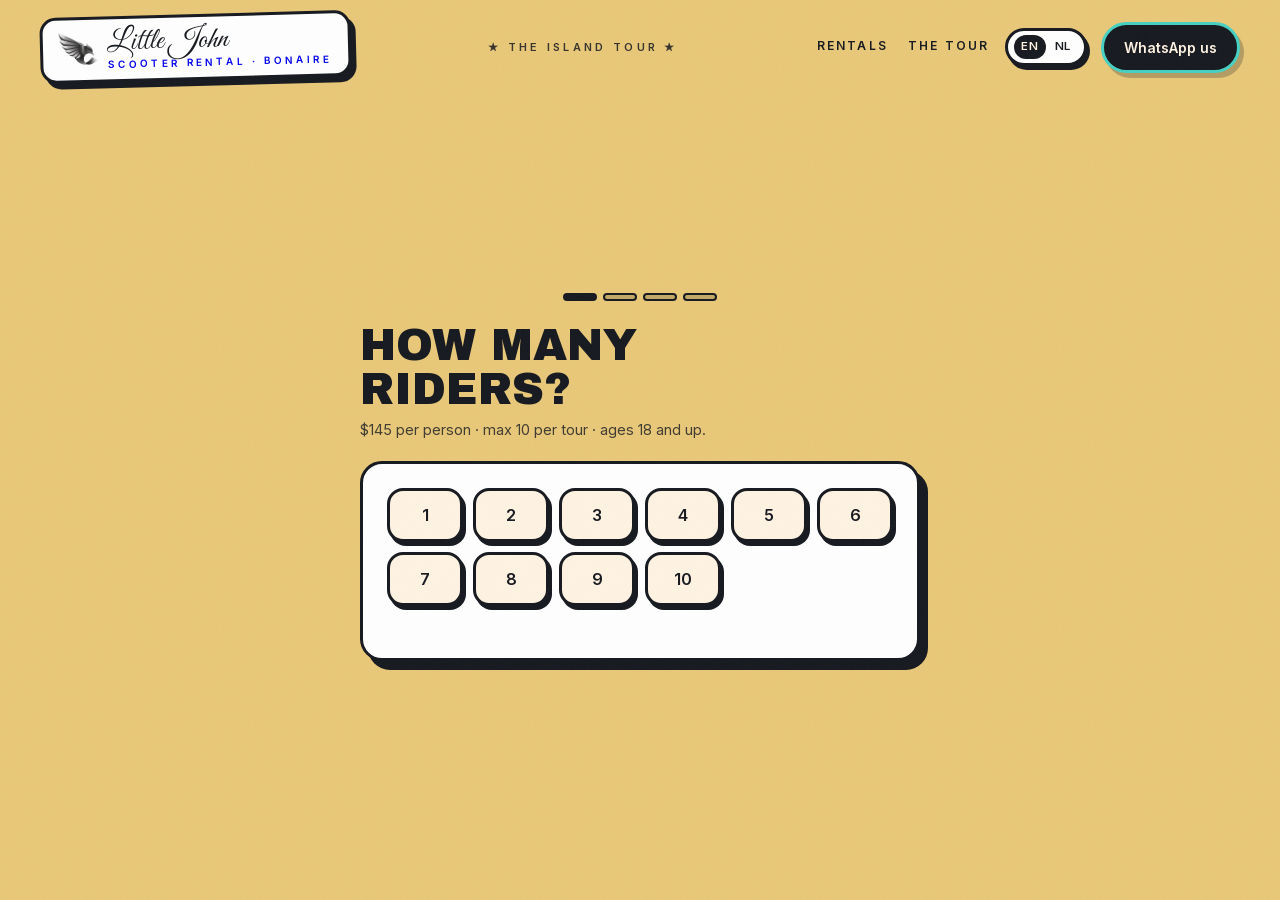
<file: tours/book/index.html>
<!DOCTYPE html>
<html lang="en">
<head>
<meta charset="UTF-8">
<meta name="viewport" content="width=device-width, initial-scale=1.0">
<title>Book the Island Tour · Little John Scooters · Bonaire</title>
<meta name="description" content="Request your Island Tour date in one minute. $145 pp, max 10 riders, and your request lands straight in our WhatsApp.">
<meta name="robots" content="noindex, nofollow">
<link rel="canonical" href="https://salty-code-studio.github.io/little-john-scooters/tours/book/">
<link rel="alternate" hreflang="en" href="https://salty-code-studio.github.io/little-john-scooters/tours/book/">
<link rel="alternate" hreflang="nl" href="https://salty-code-studio.github.io/little-john-scooters/nl/tours/book/">
<link rel="alternate" hreflang="x-default" href="https://salty-code-studio.github.io/little-john-scooters/tours/book/">
<meta property="og:title" content="Book the Island Tour · Little John Scooters · Bonaire">
<meta property="og:description" content="Request your Island Tour date in one minute. $145 pp, max 10 riders, and your request lands straight in our WhatsApp.">
<meta property="og:type" content="website">
<meta property="og:image" content="https://salty-code-studio.github.io/little-john-scooters/assets/img/og.jpg">
<meta name="twitter:card" content="summary_large_image">
<link rel="icon" href="../../assets/img/favicon.svg" type="image/svg+xml">
<link rel="preload" href="../../assets/fonts/archivo-black.woff2" as="font" type="font/woff2" crossorigin>
<link rel="preload" href="../../assets/fonts/inter-400.woff2" as="font" type="font/woff2" crossorigin>
<link rel="stylesheet" href="../../css/styles.css?v=3">
</head><body data-quiz="tour">

<header class="topbar">
  <a class="lockup" href="../../" aria-label="Little John Scooters home" style="text-decoration:none">
    <img class="lockup-emblem" src="../../assets/img/emblem.png" alt="" width="38" height="32">
    <span class="script">Little John</span>
    <span class="caps">Scooter Rental · <em>Bonaire</em></span>
  </a>
  <p class="tagbar">★ The Island Tour ★</p>
  <div class="topnav">
    <nav class="navlinks" aria-label="Main"><a href="../../">Rentals</a><a href="../">The tour</a></nav>
    <div class="lang" aria-label="Language"><span aria-current="true">EN</span><a href="../../nl/tours/book/" lang="nl" hreflang="nl">NL</a></div>
    <a class="pill" href="https://wa.me/5997774734?text=Hi%21%20I%27d%20like%20to%20check%20availability%20for%20the%20Island%20Tour." target="_blank" rel="noopener">WhatsApp us</a>
  </div>
</header>

<main>
  <section class="stop field-gold quiz-stop">
    <div class="quiz">
      <div class="quiz-progress" aria-hidden="true"><i class="on"></i><i></i><i></i><i></i></div>
<section class="q-step active" aria-label="How many riders">
  <h1 class="q-title">How many<br>riders?</h1>
  <p class="q-sub">$145 per person · max 10 per tour · ages 18 and up.</p>
  <div class="q-card">
<div class="q-opts row"><button type="button" class="q-opt" data-people="1">1</button><button type="button" class="q-opt" data-people="2">2</button><button type="button" class="q-opt" data-people="3">3</button><button type="button" class="q-opt" data-people="4">4</button><button type="button" class="q-opt" data-people="5">5</button><button type="button" class="q-opt" data-people="6">6</button><button type="button" class="q-opt" data-people="7">7</button><button type="button" class="q-opt" data-people="8">8</button><button type="button" class="q-opt" data-people="9">9</button><button type="button" class="q-opt" data-people="10">10</button></div>
<p class="q-error" role="alert"></p>

  </div>
</section>
<section class="q-step" data-validate="day" aria-label="Date">
  <h1 class="q-title">Which<br>day?</h1>
  <p class="q-sub">Start time depends on availability; Sjonnie confirms. Pick your preference below.</p>
  <div class="q-card">
<div class="cal2" id="qCal" aria-label="Pick your day"></div>
<div class="q-field"><span>Preference</span><div class="q-chips"><button type="button" class="q-chip" data-daypart="morning">Morning</button><button type="button" class="q-chip" data-daypart="afternoon">Afternoon</button><button type="button" class="q-chip" data-daypart="flexible">Flexible</button></div></div>
<div class="q-est" id="qEst" hidden></div>
<p class="q-error" role="alert"></p>
<div class="q-nav"><button type="button" class="btn btn-line" data-back>Back</button><button type="button" class="btn btn-ink" data-next>Continue</button></div>
  </div>
</section>
<section class="q-step" data-validate="name" aria-label="Your name">
  <h1 class="q-title">Who's<br>coming?</h1>
  <p class="q-sub">A name is all we need. You send the message from your own WhatsApp.</p>
  <div class="q-card">
<label class="q-field"><span>Your name</span><input class="q-input" type="text" id="qName" placeholder="Your name"></label>
<label class="q-field"><span>Anything to add? (optional)</span><input class="q-input" type="text" id="qNote" placeholder="Hotel pickup? Questions?"></label>
<p class="q-error" role="alert"></p>
<div class="q-nav"><button type="button" class="btn btn-line" data-back>Back</button><button type="button" class="btn btn-ink" data-next>Continue</button></div>
  </div>
</section>
<section class="q-step" aria-label="Send your request">
  <h1 class="q-title">Send it.<br>Enjoy it.</h1>
  <p class="q-sub">One tap opens WhatsApp with your tour request. Sjonnie confirms the date and start time personally.</p>
  <div class="q-card">
    <ul class="q-recap"><li><b>People</b><span id="rPeople"></span></li><li><b>Date</b><span id="rDate"></span></li><li><b>Price est.</b><span id="rEst"></span></li><li><b>Name</b><span id="rName"></span></li></ul>
    <a class="btn btn-mint btn-big q-wa" id="qSend" href="#" target="_blank" rel="noopener">Send via WhatsApp</a>
    <p class="q-alt">Rather talk? Call or app us at <a href="https://wa.me/5997774734" target="_blank" rel="noopener">+599 777 4734</a></p>
    <div class="q-nav"><button type="button" class="btn btn-line" data-back>Back</button><span></span></div>
  </div>
</section>
    </div>
  </section>
</main>

<div class="grain" aria-hidden="true"></div>

<script src="../../js/config.js"></script>
<script src="../../js/quiz.js"></script>
</body>
</html>
</file>
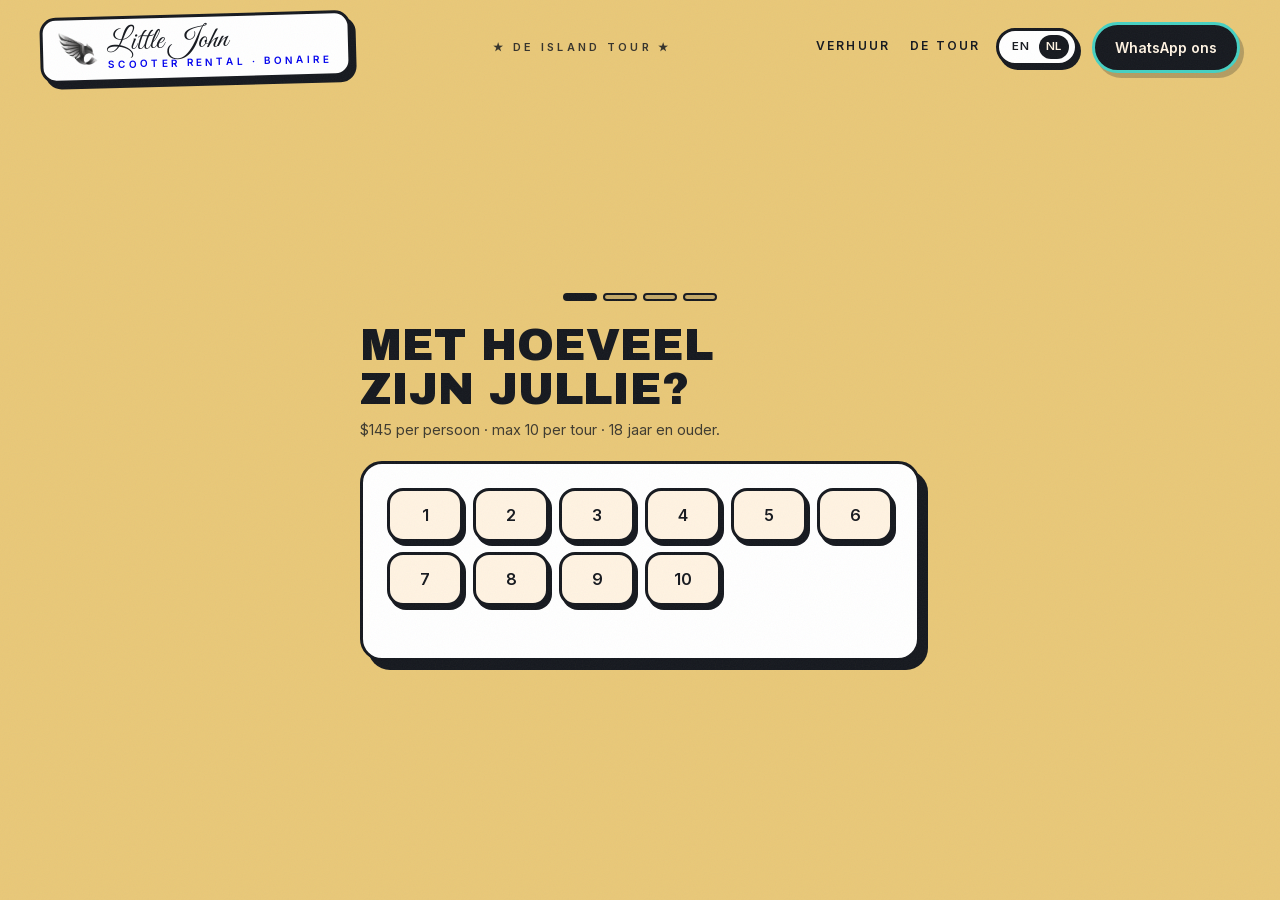
<file: nl/tours/book/index.html>
<!DOCTYPE html>
<html lang="nl">
<head>
<meta charset="UTF-8">
<meta name="viewport" content="width=device-width, initial-scale=1.0">
<title>Boek de Island Tour · Little John Scooters · Bonaire</title>
<meta name="description" content="Vraag je Island Tour datum aan in één minuut. $145 pp, max 10 personen, en je aanvraag landt direct in onze WhatsApp.">
<meta name="robots" content="noindex, nofollow">
<link rel="canonical" href="https://salty-code-studio.github.io/little-john-scooters/nl/tours/book/">
<link rel="alternate" hreflang="en" href="https://salty-code-studio.github.io/little-john-scooters/tours/book/">
<link rel="alternate" hreflang="nl" href="https://salty-code-studio.github.io/little-john-scooters/nl/tours/book/">
<link rel="alternate" hreflang="x-default" href="https://salty-code-studio.github.io/little-john-scooters/tours/book/">
<meta property="og:title" content="Boek de Island Tour · Little John Scooters · Bonaire">
<meta property="og:description" content="Vraag je Island Tour datum aan in één minuut. $145 pp, max 10 personen, en je aanvraag landt direct in onze WhatsApp.">
<meta property="og:type" content="website">
<meta property="og:image" content="https://salty-code-studio.github.io/little-john-scooters/assets/img/og.jpg">
<meta name="twitter:card" content="summary_large_image">
<link rel="icon" href="../../../assets/img/favicon.svg" type="image/svg+xml">
<link rel="preload" href="../../../assets/fonts/archivo-black.woff2" as="font" type="font/woff2" crossorigin>
<link rel="preload" href="../../../assets/fonts/inter-400.woff2" as="font" type="font/woff2" crossorigin>
<link rel="stylesheet" href="../../../css/styles.css?v=3">
</head><body data-quiz="tour">

<header class="topbar">
  <a class="lockup" href="../../../" aria-label="Little John Scooters home" style="text-decoration:none">
    <img class="lockup-emblem" src="../../../assets/img/emblem.png" alt="" width="38" height="32">
    <span class="script">Little John</span>
    <span class="caps">Scooter Rental · <em>Bonaire</em></span>
  </a>
  <p class="tagbar">★ De Island Tour ★</p>
  <div class="topnav">
    <nav class="navlinks" aria-label="Hoofdmenu"><a href="../../">Verhuur</a><a href="../">De tour</a></nav>
    <div class="lang" aria-label="Taal"><a href="../../../tours/book/" lang="en" hreflang="en">EN</a><span aria-current="true">NL</span></div>
    <a class="pill" href="https://wa.me/5997774734?text=Hoi%21%20Ik%20wil%20de%20beschikbaarheid%20checken%20voor%20de%20Island%20Tour." target="_blank" rel="noopener">WhatsApp ons</a>
  </div>
</header>

<main>
  <section class="stop field-gold quiz-stop">
    <div class="quiz">
      <div class="quiz-progress" aria-hidden="true"><i class="on"></i><i></i><i></i><i></i></div>
<section class="q-step active" aria-label="Hoeveel personen">
  <h1 class="q-title">Met hoeveel<br>zijn jullie?</h1>
  <p class="q-sub">$145 per persoon · max 10 per tour · 18 jaar en ouder.</p>
  <div class="q-card">
<div class="q-opts row"><button type="button" class="q-opt" data-people="1">1</button><button type="button" class="q-opt" data-people="2">2</button><button type="button" class="q-opt" data-people="3">3</button><button type="button" class="q-opt" data-people="4">4</button><button type="button" class="q-opt" data-people="5">5</button><button type="button" class="q-opt" data-people="6">6</button><button type="button" class="q-opt" data-people="7">7</button><button type="button" class="q-opt" data-people="8">8</button><button type="button" class="q-opt" data-people="9">9</button><button type="button" class="q-opt" data-people="10">10</button></div>
<p class="q-error" role="alert"></p>

  </div>
</section>
<section class="q-step" data-validate="day" aria-label="Datum">
  <h1 class="q-title">Welke<br>dag?</h1>
  <p class="q-sub">De starttijd hangt af van beschikbaarheid; Sjonnie bevestigt. Kies hieronder je voorkeur.</p>
  <div class="q-card">
<div class="cal2" id="qCal" aria-label="Kies je dag"></div>
<div class="q-field"><span>Voorkeur</span><div class="q-chips"><button type="button" class="q-chip" data-daypart="ochtend">Ochtend</button><button type="button" class="q-chip" data-daypart="middag">Middag</button><button type="button" class="q-chip" data-daypart="flexibel">Flexibel</button></div></div>
<div class="q-est" id="qEst" hidden></div>
<p class="q-error" role="alert"></p>
<div class="q-nav"><button type="button" class="btn btn-line" data-back>Terug</button><button type="button" class="btn btn-ink" data-next>Verder</button></div>
  </div>
</section>
<section class="q-step" data-validate="name" aria-label="Je naam">
  <h1 class="q-title">Wie komt<br>er mee?</h1>
  <p class="q-sub">Een naam is genoeg. Je stuurt het bericht zelf via je eigen WhatsApp.</p>
  <div class="q-card">
<label class="q-field"><span>Je naam</span><input class="q-input" type="text" id="qName" placeholder="Je naam"></label>
<label class="q-field"><span>Nog iets kwijt? (optioneel)</span><input class="q-input" type="text" id="qNote" placeholder="Ophalen bij hotel? Vragen?"></label>
<p class="q-error" role="alert"></p>
<div class="q-nav"><button type="button" class="btn btn-line" data-back>Terug</button><button type="button" class="btn btn-ink" data-next>Verder</button></div>
  </div>
</section>
<section class="q-step" aria-label="Verstuur je aanvraag">
  <h1 class="q-title">Versturen.<br>Genieten.</h1>
  <p class="q-sub">Eén tik opent WhatsApp met je tour-aanvraag. Sjonnie bevestigt de datum en starttijd persoonlijk.</p>
  <div class="q-card">
    <ul class="q-recap"><li><b>Personen</b><span id="rPeople"></span></li><li><b>Datum</b><span id="rDate"></span></li><li><b>Richtprijs</b><span id="rEst"></span></li><li><b>Naam</b><span id="rName"></span></li></ul>
    <a class="btn btn-mint btn-big q-wa" id="qSend" href="#" target="_blank" rel="noopener">Verstuur via WhatsApp</a>
    <p class="q-alt">Liever even bellen? App of bel <a href="https://wa.me/5997774734" target="_blank" rel="noopener">+599 777 4734</a></p>
    <div class="q-nav"><button type="button" class="btn btn-line" data-back>Terug</button><span></span></div>
  </div>
</section>
    </div>
  </section>
</main>

<div class="grain" aria-hidden="true"></div>

<script src="../../../js/config.js"></script>
<script src="../../../js/quiz.js"></script>
</body>
</html>
</file>
<file: css/styles.css>
/* Little John Scooters · Island Pop mockup · Salty Code Studio */

@font-face { font-family: 'Archivo Black'; src: url('../assets/fonts/archivo-black.woff2') format('woff2'); font-weight: 900; font-display: swap; }
@font-face { font-family: 'Inter'; src: url('../assets/fonts/inter-400.woff2') format('woff2'); font-weight: 400; font-display: swap; }
@font-face { font-family: 'Inter'; src: url('../assets/fonts/inter-600.woff2') format('woff2'); font-weight: 600; font-display: swap; }
@font-face { font-family: 'Great Vibes'; src: url('../assets/fonts/great-vibes.woff2') format('woff2'); font-weight: 400; font-display: swap; }

:root {
  --mint: #45D0C2;
  --mint-deep: #2FB3A6;
  --ink: #15181E;
  --cream: #FFF3E2;
  --gold: #E9C878;
  --gold-deep: #C9A96A;
  --display: 'Archivo Black', 'Arial Black', sans-serif;
  --body: 'Inter', -apple-system, 'Helvetica Neue', sans-serif;
  --script: 'Great Vibes', 'Snell Roundhand', cursive;
}

* { margin: 0; padding: 0; box-sizing: border-box; }
html { scroll-behavior: smooth; }
body {
  font-family: var(--body);
  background: var(--mint);
  color: var(--ink);
  overflow-x: hidden;
  line-height: 1.5;
}

/* ---------- texture ---------- */
.grain {
  position: fixed; inset: -50%; z-index: 50; pointer-events: none; opacity: .05;
  background-image: url("data:image/svg+xml,%3Csvg xmlns='http://www.w3.org/2000/svg' width='140' height='140'%3E%3Cfilter id='n'%3E%3CfeTurbulence type='fractalNoise' baseFrequency='.85' numOctaves='2'/%3E%3C/filter%3E%3Crect width='140' height='140' filter='url(%23n)'/%3E%3C/svg%3E");
}

/* ---------- topbar ---------- */
.topbar {
  position: fixed; top: 0; left: 0; right: 0; z-index: 30;
  display: flex; justify-content: space-between; align-items: center; gap: 12px;
  padding: 14px clamp(16px, 3.5vw, 40px);
  mix-blend-mode: normal;
}
.lockup {
  display: grid; grid-template-columns: auto 1fr; column-gap: 10px; align-items: center; line-height: 1;
  background: #fff; border: 3px solid var(--ink); border-radius: 16px;
  padding: 8px 16px 10px; box-shadow: 5px 6px 0 var(--ink);
  transform: rotate(-1.5deg);
}
.lockup-emblem { grid-row: 1 / 3; width: 38px; height: auto; }
.lockup .script { grid-column: 2; font-family: var(--script); font-size: clamp(24px, 2.6vw, 30px); color: var(--ink); }
.lockup .caps { grid-column: 2; font-size: clamp(8px, .9vw, 10px); letter-spacing: .3em; text-transform: uppercase; font-weight: 600; margin-top: 2px; }
.lockup .caps em { font-style: normal; }
.tagbar {
  font-size: 11px; letter-spacing: .3em; text-transform: uppercase; font-weight: 600;
  opacity: .85; display: none;
}
@media (min-width: 900px) { .tagbar { display: block; } }
.pill {
  font-weight: 700; font-size: 14px; color: var(--cream); background: var(--ink);
  padding: 12px 20px; border-radius: 999px; text-decoration: none; border: 3px solid var(--mint);
  box-shadow: 4px 5px 0 rgba(21, 24, 30, .25);
  transition: transform .15s ease;
}
.pill:hover { transform: translateY(-2px) rotate(-2deg); }

/* ---------- fields ---------- */
.stop { min-height: 100svh; position: relative; display: flex; align-items: center; justify-content: center; padding: 18vh clamp(18px, 5vw, 72px) 12vh; overflow: hidden; }
.field-mint { background: var(--mint); color: var(--ink); }
.field-cream { background: var(--cream); color: var(--ink); }
.field-ink { background: var(--ink); color: var(--cream); }
.field-gold { background: var(--gold); color: var(--ink); }
.wrap { width: min(1080px, 100%); position: relative; z-index: 2; }

/* ---------- type ---------- */
h1, h2, h3, .p-num { font-family: var(--display); font-weight: 900; text-transform: uppercase; }
.kicker { font-size: 12px; letter-spacing: .32em; text-transform: uppercase; font-weight: 700; margin-bottom: 16px; opacity: .8; }
.mint-k { color: var(--mint); opacity: 1; }
.huge { font-size: clamp(38px, 7vw, 84px); line-height: .95; letter-spacing: -.01em; margin-bottom: 30px; }
.script { font-family: var(--script); text-transform: none; }
.accent { color: var(--mint-deep); font-size: clamp(22px, 2.4vw, 27px); }
.field-ink .accent { color: var(--mint); }
.big-script { font-size: clamp(40px, 6vw, 68px); color: var(--mint); }

/* ---------- hero ---------- */
#hero { flex-direction: column; text-align: center; }
.giant { position: relative; z-index: 1; line-height: .88; letter-spacing: -.015em; user-select: none; }
.giant .line { display: block; font-size: clamp(64px, 14.5vw, 220px); }
.giant .l2 { color: var(--cream); }

.hero-stage { position: relative; z-index: 2; width: min(64vmin, 540px); margin: clamp(-30px, -4vw, -60px) auto 0; }
.hero-scooter.cartoon-img { width: 100%; display: block; will-change: transform; }
.hero-puffs { position: absolute; left: 4%; bottom: 22%; width: 20%; height: 30%; pointer-events: none; }
.hero-puffs i {
  position: absolute; bottom: 0; left: 30%; border-radius: 50%;
  background: radial-gradient(circle at 42% 42%, rgba(21, 24, 30, .3), rgba(21, 24, 30, .08) 70%);
  width: 26px; height: 26px; opacity: 0;
}
.hero-puffs i:nth-child(2) { width: 34px; height: 34px; left: 12%; }
.hero-puffs i:nth-child(3) { width: 20px; height: 20px; left: 46%; }
.spin-badge { position: absolute; right: clamp(4px, 6vw, 90px); bottom: clamp(90px, 16vh, 170px); width: clamp(110px, 14vw, 180px); z-index: 3; }
.spin-badge svg { width: 100%; height: auto; animation: spin 14s linear infinite; }
.spin-badge text { font-family: var(--body); font-weight: 700; font-size: 15.5px; letter-spacing: .18em; fill: var(--ink); }
@keyframes spin { to { transform: rotate(360deg); } }
.hero-cta { display: flex; gap: 14px; justify-content: center; margin-top: 34px; flex-wrap: wrap; position: relative; z-index: 3; }

.btn {
  font-weight: 700; text-decoration: none; border-radius: 16px;
  padding: 16px 28px; font-size: 16px; display: inline-block; color: var(--ink);
  border: 3px solid var(--ink); background: transparent;
  box-shadow: 5px 6px 0 var(--ink);
  transition: transform .15s ease, box-shadow .15s ease;
}
.btn:hover { transform: translate(2px, 3px) rotate(-1deg); box-shadow: 2px 2px 0 var(--ink); }
.btn-ink { background: var(--ink); color: var(--cream); }
.btn-line { background: var(--cream); }
.btn-mint { background: var(--mint); color: var(--ink); border-color: var(--mint); box-shadow: 5px 6px 0 var(--mint-deep); }
.btn-mint:hover { box-shadow: 2px 2px 0 var(--mint-deep); }
.btn-big { font-size: 19px; padding: 20px 38px; }

/* ---------- doodles ---------- */
.doodles { position: absolute; inset: 0; z-index: 0; pointer-events: none; }
.d { position: absolute; width: clamp(22px, 3vw, 40px); fill: var(--ink); opacity: .85; }
.field-ink .d { fill: var(--mint); }
.d-eyes { width: clamp(44px, 6vw, 76px); }
.d-eyes circle { fill: var(--cream); stroke: var(--ink); stroke-width: 2; }
.d-eyes .pupil { fill: var(--ink); stroke: none; }
.field-ink .d-eyes circle { fill: var(--ink); stroke: var(--mint); }
.field-ink .d-eyes .pupil { fill: var(--mint); }

/* ---------- marquee ---------- */
.marquee { overflow: hidden; padding: 16px 0; border-top: 3px solid var(--ink); border-bottom: 3px solid var(--ink); position: relative; z-index: 3; }
.mq-ink { background: var(--ink); color: var(--cream); border-color: var(--ink); }
.mq-mint { background: var(--mint); color: var(--ink); }
.mq-track { display: flex; white-space: nowrap; width: max-content; }
.mq-track span {
  font-family: var(--display); font-size: clamp(15px, 1.8vw, 21px); letter-spacing: .12em;
  padding-right: 24px;
}
@media (prefers-reduced-motion: no-preference) {
  .mq-track { animation: mq 28s linear infinite; }
}
@keyframes mq { to { transform: translateX(-50%); } }

/* ---------- cards ---------- */
.cards { display: grid; gap: 20px; margin-top: 8px; }
.fleet-cards { grid-template-columns: repeat(auto-fit, minmax(250px, 1fr)); }
.routes, .quotes { grid-template-columns: repeat(auto-fit, minmax(230px, 1fr)); }
.card {
  background: #fff; border: 3px solid var(--ink); border-radius: 22px; padding: 26px;
  box-shadow: 8px 9px 0 var(--ink);
}
.field-gold .card, .field-cream .card { background: #fff; }
.tilt-l { transform: rotate(-1.4deg); }
.tilt-r { transform: rotate(1.3deg); }
.card h3 { font-size: clamp(20px, 2.2vw, 26px); margin: 4px 0 8px; }
.card p { font-size: 15px; }
.badges { list-style: none; display: flex; flex-wrap: wrap; gap: 8px; margin-top: 16px; }
.badges li {
  font-size: 11.5px; font-weight: 700; letter-spacing: .02em; text-transform: uppercase;
  background: var(--mint); border: 2px solid var(--ink);
  padding: 6px 10px; border-radius: 999px;
}

/* ---------- fleet burnout gag ---------- */
.burnout-stage { position: absolute; inset: auto 0 3vh 0; height: 30vh; z-index: 1; pointer-events: none; }
.fleet-scooter {
  position: absolute; bottom: 0; left: clamp(20px, 7vw, 120px);
  width: clamp(150px, 17vw, 250px);
  transform-origin: 18% 88%;
  filter: drop-shadow(8px 10px 0 rgba(21, 24, 30, .15));
  will-change: transform;
}
.smoke { position: absolute; bottom: 2%; left: clamp(0px, 5vw, 90px); width: clamp(90px, 10vw, 150px); height: 90px; }
.smoke i {
  position: absolute; bottom: 0; border-radius: 50%;
  background: radial-gradient(circle at 40% 40%, rgba(21, 24, 30, .28), rgba(21, 24, 30, .06) 70%);
  width: 34px; height: 34px; opacity: 0; transform: scale(.3);
}
.smoke i:nth-child(1) { left: 4%; }
.smoke i:nth-child(2) { left: 26%; width: 44px; height: 44px; }
.smoke i:nth-child(3) { left: 48%; width: 28px; height: 28px; }
.smoke i:nth-child(4) { left: 14%; bottom: 22px; width: 52px; height: 52px; }
.smoke i:nth-child(5) { left: 40%; bottom: 30px; width: 38px; height: 38px; }
html.static .burnout-stage { display: none; }

/* ---------- model cutouts in fleet cards ---------- */
.model-card { padding-top: 10px; overflow: visible; }
.model-cutout {
  display: block; width: 78%; max-width: 300px;
  margin: -74px auto 4px;
  transform: rotate(-4deg);
  filter: drop-shadow(0 14px 18px rgba(21, 24, 30, .28));
}
.fleet-cards { margin-top: 84px; }

/* ---------- location photos + availability chips ---------- */
.loc {
  border: 3px solid var(--ink); border-radius: 14px; overflow: hidden;
  margin: 2px 0 16px; transform: rotate(-1.6deg);
  box-shadow: 5px 6px 0 var(--ink); background: var(--ink);
}
.loc-r { transform: rotate(1.4deg); }
.loc img { width: 100%; aspect-ratio: 4 / 3; object-fit: cover; display: block; }
.chip-cta {
  display: inline-block; margin-top: 16px;
  font-size: 12.5px; font-weight: 700; letter-spacing: .06em; text-transform: uppercase;
  color: var(--ink); background: var(--mint); text-decoration: none;
  border: 2px solid var(--ink); border-radius: 999px; padding: 9px 14px;
  box-shadow: 3px 4px 0 var(--ink);
  transition: transform .15s ease, box-shadow .15s ease;
}
.chip-cta:hover { transform: translate(1px, 2px) rotate(-1deg); box-shadow: 1px 1px 0 var(--ink); }
.credit-photos { margin-top: 8px; opacity: .35; letter-spacing: .08em; }

/* ---------- rates stack ---------- */
.price-stack { list-style: none; margin-top: 10px; }
.price-stack li {
  display: flex; align-items: baseline; gap: clamp(14px, 3vw, 34px); flex-wrap: wrap;
  padding: 22px 0; border-bottom: 3px dashed rgba(255, 243, 226, .25); position: relative;
}
.p-num { font-size: clamp(56px, 10vw, 130px); color: var(--mint); line-height: .9; letter-spacing: -.02em; }
.p-per { font-size: clamp(14px, 1.6vw, 18px); font-weight: 700; text-transform: uppercase; letter-spacing: .18em; display: flex; flex-direction: column; gap: 4px; }
.p-per em { font-style: normal; font-weight: 400; text-transform: none; letter-spacing: 0; opacity: .7; font-size: 14px; }
.price-stack .best .p-num { color: var(--gold); }
.p-flag { position: absolute; top: 10px; left: 0; color: var(--gold); font-size: clamp(24px, 2.6vw, 32px); transform: rotate(-4deg); }
.price-stack .best { padding-top: 44px; }
.smallprint { font-size: 13.5px; opacity: .75; margin-top: 26px; }

/* ---------- booking ---------- */
.booking-wrap { display: grid; grid-template-columns: 1.05fr .95fr; gap: clamp(28px, 5vw, 64px); align-items: center; }
.checks { list-style: none; margin-top: 4px; }
.checks li { padding: 10px 0 10px 36px; position: relative; font-size: 17px; font-weight: 600; }
.checks li::before {
  content: '✓'; position: absolute; left: 0; top: 9px;
  width: 24px; height: 24px; border-radius: 50%;
  background: var(--ink); color: var(--mint); font-weight: 700; font-size: 14px;
  display: grid; place-items: center;
}
.note { font-size: 14px; opacity: .8; margin-top: 16px; max-width: 42ch; }

.phone {
  width: min(310px, 80vw); margin: 0 auto; background: var(--ink);
  border: 3px solid var(--ink); border-radius: 42px;
  padding: 12px; box-shadow: 12px 14px 0 rgba(21, 24, 30, .25);
  position: relative; transform: rotate(2deg);
}
.phone-notch { width: 96px; height: 20px; background: var(--ink); border-radius: 0 0 14px 14px; position: absolute; top: 10px; left: 50%; transform: translateX(-50%); z-index: 2; }
.phone-screen { background: #fff; border-radius: 30px; padding: 34px 16px 16px; }
.phone-title { font-family: var(--display); font-size: 17px; margin-bottom: 10px; text-transform: uppercase; }
.stock-pill { display: inline-block; font-size: 11px; font-weight: 700; background: var(--mint); border: 2px solid var(--ink); padding: 4px 10px; border-radius: 999px; margin-bottom: 12px; }
.cal-head, .cal-grid { display: grid; grid-template-columns: repeat(7, 1fr); gap: 3px; text-align: center; }
.cal-head span { font-size: 9.5px; letter-spacing: .08em; opacity: .55; padding: 4px 0; text-transform: uppercase; font-weight: 700; }
.cal-grid span { font-size: 11.5px; font-weight: 600; padding: 7px 0; border-radius: 8px; background: #f4f0e9; }
.cal-grid .dim { opacity: .35; }
.cal-grid .sel { background: #bdeee8; }
.cal-grid .start, .cal-grid .end { background: var(--mint); border: 2px solid var(--ink); }
.cal-grid .blocked { background: #f6dcd2; color: #b3aca3; text-decoration: line-through; }
.steps { display: flex; gap: 4px; margin: 14px 0; flex-wrap: wrap; }
.steps span { font-size: 9.5px; letter-spacing: .04em; text-transform: uppercase; font-weight: 700; padding: 5px 8px; border-radius: 999px; background: #f4f0e9; opacity: .65; }
.steps .done { background: #bdeee8; opacity: 1; }
.steps .active { background: var(--mint); border: 2px solid var(--ink); opacity: 1; }
.phone-btn { display: block; text-decoration: none; background: var(--ink); color: var(--mint); font-weight: 700; text-align: center; padding: 13px; border-radius: 14px; font-size: 14px; text-transform: uppercase; letter-spacing: .06em; }
.phone-btn:hover { background: #23262c; }

/* ---------- trust ---------- */
.stars { color: var(--ink); font-size: 26px; letter-spacing: .24em; margin-bottom: 20px; }
.stars-note { font-family: var(--body); font-size: 13px; letter-spacing: .12em; font-weight: 700; text-transform: uppercase; vertical-align: middle; margin-left: 8px; }
.quotes blockquote { font-size: 16px; font-style: italic; font-weight: 600; }
.quotes blockquote cite { display: block; margin-top: 12px; font-style: normal; font-size: 11.5px; font-weight: 700; letter-spacing: .12em; text-transform: uppercase; opacity: .55; }
.review-link { display: inline-block; margin-top: 22px; font-size: 13px; font-weight: 700; letter-spacing: .06em; text-transform: uppercase; color: var(--ink); }
.tour-quote { margin-top: 30px; font-size: 16px; font-style: italic; font-weight: 600; max-width: 560px; }
.tour-quote cite { display: block; margin-top: 12px; font-style: normal; font-size: 11.5px; font-weight: 700; letter-spacing: .12em; text-transform: uppercase; opacity: .6; }
.facts { margin-top: 30px; display: grid; gap: 6px; }
.facts p { font-size: 15px; }
.facts strong { text-transform: uppercase; font-size: 12.5px; letter-spacing: .14em; }
.repairs-strip { margin-top: 26px; padding: 18px 22px; background: var(--ink); color: var(--cream); border-radius: 18px; box-shadow: 8px 9px 0 rgba(21, 24, 30, .2); transform: rotate(-.6deg); }
.repairs-strip .script { margin-right: 10px; }
.repairs-strip p { font-size: 15.5px; }

/* ---------- finale ---------- */
#finale { text-align: center; }
.finale-wrap { display: flex; flex-direction: column; align-items: center; }
.giant-2 { font-size: clamp(58px, 12vw, 170px); line-height: .9; color: var(--cream); margin: 6px 0 0; }
.finale-scooter { width: min(52vmin, 420px); margin: 26px 0 10px; filter: drop-shadow(0 20px 34px rgba(69, 208, 194, .35)); will-change: transform; }
.contact-line { margin-top: 30px; font-size: 15px; opacity: .9; }
.contact-line a { color: var(--mint); text-decoration: none; font-weight: 600; }
footer { margin-top: 36px; }
.credit { font-size: 11.5px; letter-spacing: .2em; text-transform: uppercase; opacity: .55; }


/* ---------- interactive fleet cards ---------- */
.model-card { cursor: pointer; transition: transform .2s ease, box-shadow .2s ease; }
.model-card .model-cutout { transition: transform .3s cubic-bezier(.3, 1.6, .4, 1); }
.model-card:hover { transform: translateY(-6px) rotate(-.6deg); box-shadow: 10px 13px 0 var(--ink); }
.model-card:hover .model-cutout { transform: translateY(-30px) rotate(-9deg) scale(1.07); }
.model-card.tilt-r:hover .model-cutout { transform: translateY(-30px) rotate(9deg) scale(1.07); }

/* ---------- repairs: exploded cartoon ---------- */
.repairs-wrap { display: grid; grid-template-columns: .9fr 1.1fr; gap: clamp(24px, 4vw, 56px); align-items: center; }
.morph-stage { position: relative; width: 100%; max-width: 620px; margin: 0 auto; }
.morph-stage img { width: 100%; display: block; }
.rp-exploded { position: absolute; inset: 0; opacity: 0; }
.part-label {
  position: absolute; font-size: 12.5px; font-weight: 700; letter-spacing: .08em; text-transform: uppercase;
  background: var(--cream); border: 3px solid var(--ink); border-radius: 999px;
  padding: 7px 13px; box-shadow: 4px 5px 0 var(--ink); opacity: 0; white-space: nowrap;
}
.pl-1 { top: 4%; left: -2%; transform: rotate(-4deg); }
.pl-2 { top: 2%; right: -3%; transform: rotate(3deg); }
.pl-3 { bottom: 6%; left: -4%; transform: rotate(3deg); }
.pl-4 { bottom: 4%; right: -2%; transform: rotate(-3deg); }
.repairs-lead { font-size: 16.5px; max-width: 44ch; }
.repairs-badges { margin-top: 18px; }
.repairs-badges li { background: var(--cream); }
.part-label { opacity: 0; }
html.static .part-label { opacity: 1; }
@media (max-width: 900px) {
  .repairs-wrap { grid-template-columns: 1fr; }
}

/* ---------- topbar nav + language toggle ---------- */
.topnav { display: flex; align-items: center; gap: 14px; }
.navlinks { display: none; gap: 16px; }
@media (min-width: 720px) { .navlinks { display: flex; } }
.navlinks a {
  font-size: 12px; font-weight: 700; letter-spacing: .18em; text-transform: uppercase;
  color: var(--ink); text-decoration: none; padding: 6px 2px;
  border-bottom: 3px solid transparent; transition: border-color .15s ease;
}
.navlinks a:hover { border-color: var(--ink); }
.lang {
  display: flex; align-items: center; gap: 2px;
  background: #fff; border: 3px solid var(--ink); border-radius: 999px;
  padding: 4px 6px; box-shadow: 3px 4px 0 var(--ink); font-size: 11.5px; font-weight: 700;
}
.lang a, .lang span { color: var(--ink); text-decoration: none; padding: 3px 7px; border-radius: 999px; letter-spacing: .06em; }
.lang span { background: var(--ink); color: var(--cream); }
.lang a:hover { background: var(--cream); }

/* ---------- single-model fleet ---------- */
.fleet-cards.single { grid-template-columns: 1fr; max-width: 560px; margin-left: auto; margin-right: auto; }
.fleet-stats { display: flex; flex-wrap: wrap; gap: 10px 26px; margin-top: 26px; justify-content: center; }
.fleet-stats p { font-size: 13px; font-weight: 700; letter-spacing: .14em; text-transform: uppercase; }
.fleet-stats strong { font-family: var(--display); font-size: 22px; letter-spacing: 0; margin-right: 6px; }

/* ---------- tour teaser + tour page ---------- */
.tour-facts { display: flex; flex-wrap: wrap; gap: 10px; margin: 22px 0 6px; }
.tour-facts li {
  list-style: none; font-size: 12.5px; font-weight: 700; letter-spacing: .06em; text-transform: uppercase;
  background: var(--cream); color: var(--ink); border: 2px solid var(--ink);
  padding: 8px 13px; border-radius: 999px;
}
.field-ink .tour-facts li { background: var(--ink); color: var(--cream); border-color: var(--mint); }
.cta-row { display: flex; gap: 12px; flex-wrap: wrap; margin-top: 22px; }
.tour-lead { font-size: 17px; max-width: 54ch; }
.field-ink .tour-lead { opacity: .92; }

.route-list { list-style: none; display: grid; gap: 18px; margin-top: 10px; counter-reset: stop; }
.route-card { display: grid; grid-template-columns: auto 1fr; gap: 18px; align-items: start; }
.route-num {
  font-family: var(--display); font-size: clamp(26px, 3.4vw, 40px); line-height: 1;
  background: var(--ink); color: var(--mint); border-radius: 16px;
  padding: 12px 14px; box-shadow: 5px 6px 0 rgba(21, 24, 30, .22);
  transform: rotate(-2deg); min-width: 64px; text-align: center;
}
.route-card:nth-child(even) .route-num { transform: rotate(2deg); background: #fff; color: var(--ink); border: 3px solid var(--ink); }
.route-card h3 { font-size: clamp(18px, 2vw, 23px); margin-bottom: 6px; }
.route-card p { font-size: 15px; max-width: 62ch; }
.route-card .loc { max-width: 420px; margin-top: 14px; }
.route-flag { font-size: 12px; font-weight: 700; letter-spacing: .14em; text-transform: uppercase; background: var(--gold); border: 2px solid var(--ink); border-radius: 999px; padding: 4px 10px; display: inline-block; margin-left: 10px; transform: translateY(-3px); }

.tour-hero-facts { margin-top: 30px; display: flex; gap: 10px; flex-wrap: wrap; justify-content: center; }

.policy { margin-top: 26px; padding: 22px 26px; background: #fff; border: 3px solid var(--ink); border-radius: 22px; box-shadow: 8px 9px 0 var(--ink); }
.policy h3 { font-size: 18px; margin-bottom: 10px; }
.policy ul { list-style: none; display: grid; gap: 8px; }
.policy li { font-size: 14.5px; padding-left: 24px; position: relative; }
.policy li::before { content: '★'; position: absolute; left: 0; color: var(--mint-deep); }

/* ---------- repairs & parts ---------- */
.parts-line { font-size: 16.5px; max-width: 44ch; margin-top: 18px; }
.parts-line .script { margin-right: 8px; }

/* ---------- booking quiz (/book/) ---------- */
.quiz-stop { min-height: 100svh; display: flex; align-items: center; justify-content: center; padding: 16vh clamp(18px, 5vw, 72px) 10vh; }
.quiz { width: min(560px, 100%); }
.quiz-progress { display: flex; gap: 6px; margin-bottom: 22px; justify-content: center; }
.quiz-progress i { width: 34px; height: 8px; border-radius: 999px; background: rgba(21, 24, 30, .18); border: 2px solid var(--ink); }
.quiz-progress i.on { background: var(--ink); }
.q-step { display: none; }
.q-step.active { display: block; animation: qpop .35s cubic-bezier(.3, 1.4, .4, 1); }
@keyframes qpop { from { opacity: 0; transform: translateY(26px) scale(.98); } }
.q-title { font-family: var(--display); text-transform: uppercase; font-size: clamp(26px, 5vw, 44px); line-height: 1; margin-bottom: 8px; }
.q-sub { font-size: 14.5px; opacity: .8; margin-bottom: 20px; }
.q-card { background: #fff; border: 3px solid var(--ink); border-radius: 22px; padding: 24px; box-shadow: 8px 9px 0 var(--ink); }
.q-opts { display: grid; gap: 10px; }
.q-opts.row { grid-template-columns: repeat(auto-fit, minmax(70px, 1fr)); }
.q-opt {
  font-family: var(--body); font-weight: 700; font-size: 16px; color: var(--ink);
  background: var(--cream); border: 3px solid var(--ink); border-radius: 16px;
  padding: 14px 16px; cursor: pointer; text-align: center;
  box-shadow: 3px 4px 0 var(--ink); transition: transform .12s ease, box-shadow .12s ease, background .12s ease;
}
.q-opt:hover { transform: translate(1px, 2px); box-shadow: 1px 1px 0 var(--ink); }
.q-opt.sel { background: var(--mint); }
.q-field { display: block; margin-top: 14px; }
.q-field[hidden], .q-est[hidden] { display: none; }
.q-field span { display: block; font-size: 11.5px; font-weight: 700; letter-spacing: .14em; text-transform: uppercase; margin-bottom: 6px; }
.q-input {
  width: 100%; font-family: var(--body); font-size: 17px; font-weight: 600; color: var(--ink);
  background: var(--cream); border: 3px solid var(--ink); border-radius: 14px; padding: 13px 14px;
}
.q-input:focus { outline: 3px solid var(--mint-deep); outline-offset: 1px; }
.q-chips { display: flex; flex-wrap: wrap; gap: 8px; margin-top: 10px; }
.q-chip { font-size: 13.5px; font-weight: 700; background: #fff; border: 2px solid var(--ink); border-radius: 999px; padding: 8px 13px; cursor: pointer; box-shadow: 2px 3px 0 var(--ink); }
.q-chip.sel { background: var(--mint); }
.q-modes { margin-bottom: 14px; }
.q-modes .q-opt { font-size: 13.5px; padding: 11px 10px; }

/* tap-to-pick calendar, styled after the phone-mockup calendar; two months at a time */
.cal2 { margin-top: 4px; }
.cal2-nav-row { display: flex; align-items: center; justify-content: space-between; margin-bottom: 6px; }
.cal2-months { display: grid; grid-template-columns: 1fr; gap: 14px; }
@media (min-width: 700px) { .cal2-months { grid-template-columns: 1fr 1fr; gap: 18px; } }
.cal2-title { font-family: var(--display); text-transform: uppercase; font-size: 13.5px; letter-spacing: .06em; text-align: center; margin-bottom: 6px; }
.cal2-nav {
  width: 36px; height: 36px; border-radius: 12px; border: 2px solid var(--ink);
  background: #fff; font-weight: 700; font-size: 16px; cursor: pointer;
  box-shadow: 2px 3px 0 var(--ink); line-height: 1;
}
.cal2-nav:hover:not(:disabled) { transform: translate(1px, 1px); box-shadow: 1px 1px 0 var(--ink); }
.cal2-nav:disabled { opacity: .3; cursor: default; box-shadow: none; }
.cal2-grid { display: grid; grid-template-columns: repeat(7, 1fr); gap: 4px; text-align: center; }
.cal2-grid .dow { font-size: 10px; letter-spacing: .1em; opacity: .55; font-weight: 700; text-transform: uppercase; padding: 4px 0; }
.cal2-day {
  font-family: var(--body); font-size: 13.5px; font-weight: 600; color: var(--ink);
  padding: 10px 0; border-radius: 10px; background: var(--cream);
  border: 2px solid transparent; cursor: pointer;
}
.cal2-day:hover:not(:disabled):not(.edge) { border-color: var(--ink); }
.cal2-day:disabled { opacity: .28; cursor: default; }
.cal2-day.mid { background: #bdeee8; }
.cal2-day.edge { background: var(--mint); border-color: var(--ink); font-weight: 700; }
.cal2-hint { font-size: 12.5px; opacity: .7; margin-top: 10px; min-height: 16px; }

.q-est { margin-top: 16px; padding: 14px 16px; background: var(--cream); border: 3px dashed var(--ink); border-radius: 14px; font-size: 15px; font-weight: 600; }
.q-est strong { font-family: var(--display); font-size: 22px; }
.q-est em { display: block; font-style: normal; font-size: 12px; opacity: .7; margin-top: 2px; }
.q-nav { display: flex; gap: 10px; margin-top: 18px; justify-content: space-between; align-items: center; }
.q-error { color: #B3402F; font-size: 13.5px; font-weight: 700; margin-top: 10px; min-height: 18px; }
.q-recap { list-style: none; display: grid; gap: 8px; margin: 4px 0 18px; }
.q-recap li { display: flex; justify-content: space-between; gap: 14px; font-size: 15px; border-bottom: 2px dashed rgba(21, 24, 30, .18); padding-bottom: 8px; }
.q-recap li b { text-transform: uppercase; font-size: 11.5px; letter-spacing: .1em; opacity: .65; font-weight: 700; padding-top: 3px; white-space: nowrap; }
.q-wa { width: 100%; text-align: center; font-size: 18px; }
.q-alt { text-align: center; font-size: 13.5px; margin-top: 14px; opacity: .8; }
.q-alt a { color: var(--ink); font-weight: 700; }

/* ---------- static fallback ---------- */
html.static .mq-track { animation: none; }
html.static .spin-badge svg { animation: none; }

/* ---------- responsive ---------- */
@media (max-width: 900px) {
  .booking-wrap { grid-template-columns: 1fr; }
  .stop { padding: 14vh 18px 10vh; }
  .spin-badge { bottom: auto; top: 12%; right: 4%; }
  .price-stack li { gap: 10px; }
  .tilt-l, .tilt-r { transform: none; }
  /* burnout gag rides next to the heading instead of behind stacked cards */
  .burnout-stage { inset: 9vh 0 auto 0; height: 20vh; }
  .fleet-scooter { left: auto; right: 4vw; bottom: auto; top: 30px; width: 128px; }
  .smoke { left: auto; right: 26vw; bottom: auto; top: 60px; transform: scale(.7); }
  .route-card { grid-template-columns: 1fr; }
  .route-num { min-width: 56px; width: max-content; }
  .topbar { flex-wrap: wrap; row-gap: 8px; }
}

/* official Sjonnie logo, framed as a footer sticker */
.brand-sticker { width: 210px; height: auto; border-radius: 16px; border: 3px solid var(--cream); transform: rotate(-2deg); box-shadow: 0 14px 30px rgba(0,0,0,.35); margin: 0 0 22px; }
</file>
